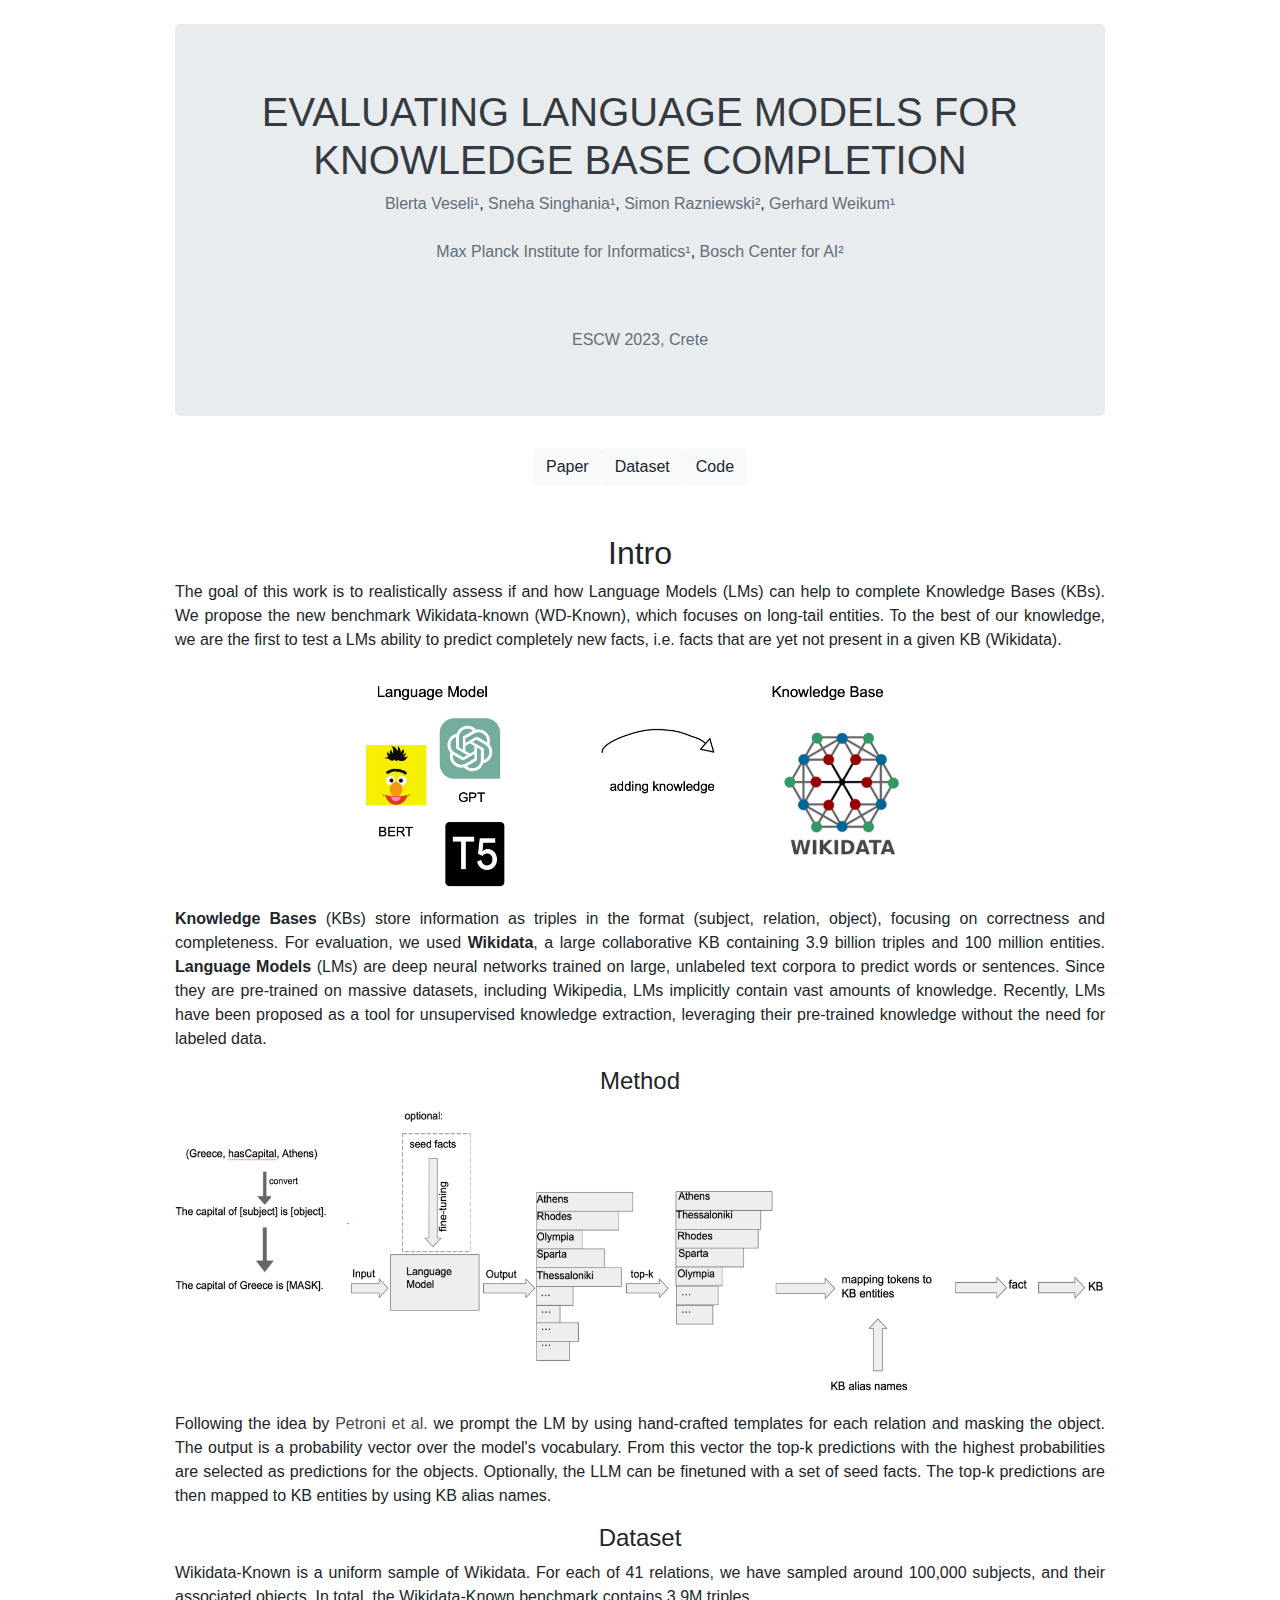
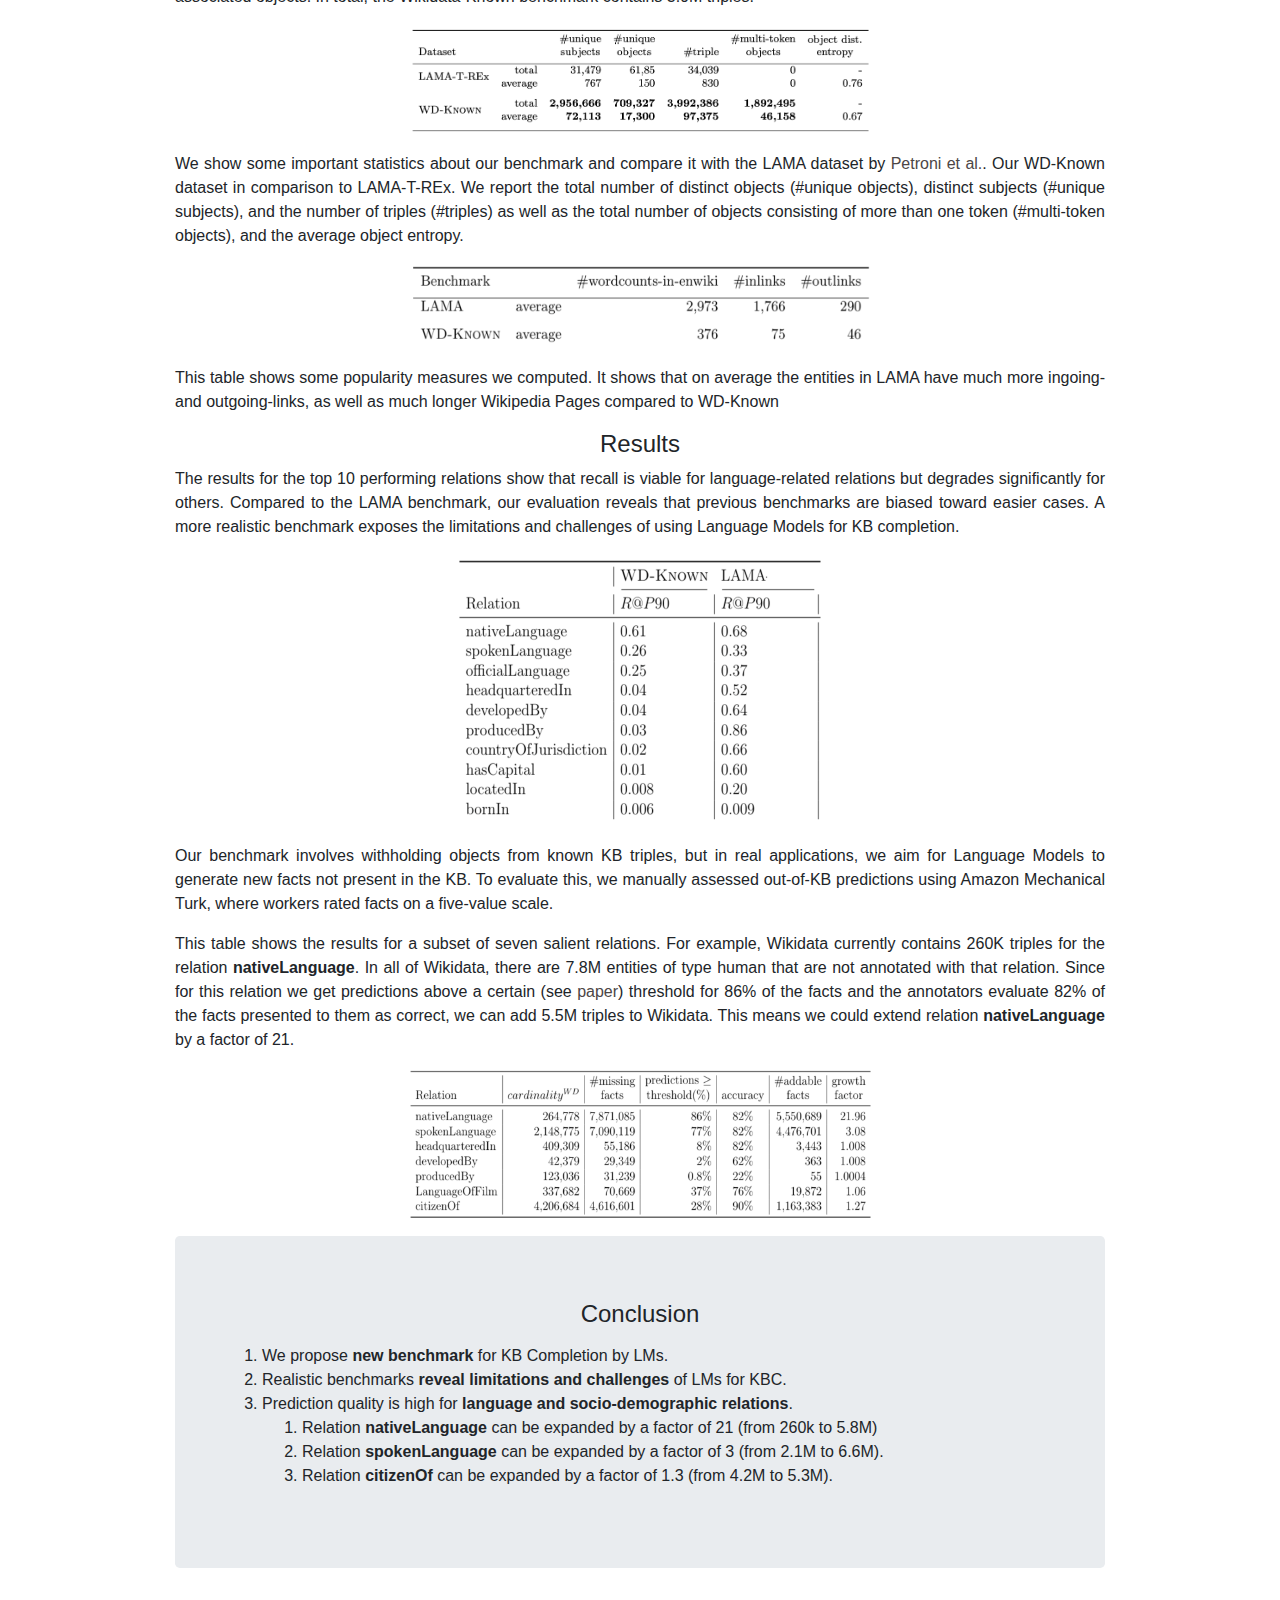
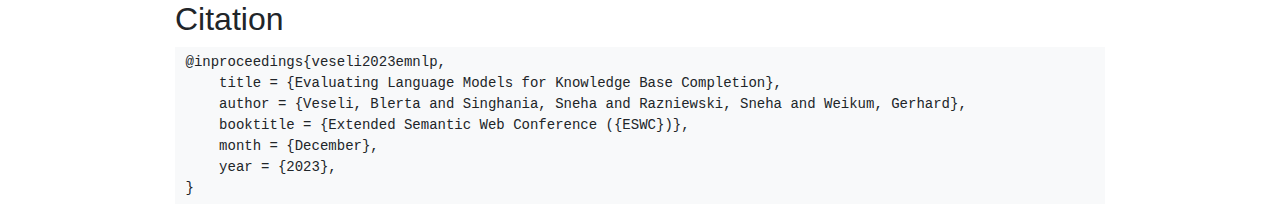
<file: index.html>
<!DOCTYPE html>
<html lang="en"><head><meta http-equiv="Content-Type" content="text/html; charset=UTF-8">
    
    <meta name="viewport" content="width=device-width, initial-scale=1, shrink-to-fit=no">
    <title>Evaluating Language Models for Knowledge Base Completion</title>
    <link rel="stylesheet" href="all.css">
</head>

<body>

<main role="main" id="main" ,="" class="container">
    <br>
    <div class="jumbotron" style="text-align: center">
        <h1 >Evaluating Language Models for Knowledge Base Completion</h1>
        <a href="https://bveseli.github.io" target="_blank">Blerta Veseli¹</a>,
        <a href="https://people.mpi-inf.mpg.de/~ssinghan/" target="_blank">Sneha Singhania¹</a>,
        <a href="http://simonrazniewski.com" target="_blank">Simon Razniewski²</a>,
		<a href="https://people.mpi-inf.mpg.de/~weikum/" target="_blank">Gerhard Weikum¹</a><br>
        <br>
        <p>
            <a href="https://www.mpi-inf.mpg.de/departments/databases-and-information-systems" target="_blank">Max Planck Institute for Informatics¹</a>,
            <a href="https://www.bosch-ai.com" target="_blank"> Bosch Center for AI²</a>
        </p>
        <br><br>
        <a href="https://2023.eswc-conferences.org" target="_blank">ESCW 2023, Crete</a>  <br>
    </div>

    <div class="row justify-content-center">
        <div class="column">
            <p class="mb-5"><a class="btn btn-large btn-light" href="https://arxiv.org/pdf/2303.11082" target="_blank">Paper</a></p>
		</div>
		<div class="column">
            <p class="mb-5"><a class="btn btn-large btn-light" href="https://github.com/bveseli/LMsForKBC/tree/main/data/WD_Known" target="_blank">Dataset</a></p>
		</div>
		<div class="column">
            <p class="mb-5"><a class="btn btn-large btn-light" href="" target="_blank">Code</a></p>
		</div>
	</div>




  <div class="row">
    <div class="col-12 col-md-12">

        <h2 style="text-align:center">Intro</h2>
        <p class="text-justify">
            The goal of this work is to realistically assess if and how Language Models (LMs) can help to complete Knowledge Bases (KBs).
            We propose the new benchmark Wikidata-known (WD-Known), which focuses on long-tail entities. To the best of our knowledge,
            we are the first to test a LMs ability to predict completely new facts, i.e. facts that are yet not present in a given KB (Wikidata).
        </p>
        <figure style="text-align:center">
            <img  src="photo/overview.jpg" width="60%" class="img-responsive">
        </figure>
        <p class="text-justify">
            <strong>Knowledge Bases</strong> (KBs) store information as triples in the format (subject, relation, object), focusing on correctness and completeness.
            For evaluation, we used <strong>Wikidata</strong>, a large collaborative KB containing 3.9 billion triples and 100 million entities.
            <strong>Language Models</strong> (LMs) are deep neural networks trained on large, unlabeled text corpora to predict words or sentences. Since they are pre-trained on massive datasets, including Wikipedia, LMs implicitly contain vast amounts of knowledge.
            Recently, LMs have been proposed as a tool for unsupervised knowledge extraction, leveraging their pre-trained knowledge without the need for labeled data.
        </p>
    </div>
 </div>
 
 
 <div class="row">
    <div class="col-12 col-md-12">
	   <h4 style="text-align:center">
	   Method
	   	</h4>
       <figure style="text-align:center">
       <img  src="photo/method.png" width="100%" class="img-responsive">
       </figure>
        <p class="text-justify">
            Following the idea by <a href="https://arxiv.org/pdf/1909.01066" target="_blank" style="color:#4C4646;">Petroni et al.</a> we prompt the LM by using hand-crafted templates
            for each relation and masking the object. The output is a probability vector over the model's vocabulary. From this vector the top-k predictions with the highest probabilities
            are selected as predictions for the objects. Optionally, the LLM can be finetuned with a set of seed facts. The top-k predictions are then mapped to KB entities by using KB alias names.
        </p>
   </div>
 </div>

    <div class="row">
    <div class="col-12 col-md-12">
	   <h4 style="text-align:center">
	   Dataset
	   	</h4>
        <p class="text-justify">
            Wikidata-Known is a uniform sample of Wikidata. For each of 41 relations, we have sampled around 100,000 subjects,
            and their associated objects. In total, the Wikidata-Known benchmark contains 3.9M triples.

        </p>
       <figure style="text-align:center">
            <img  src="photo/wd_known_2.png" width="50%" class="img-responsive">
       </figure>
        <p class="text-justify">
            We show some important statistics about our benchmark and compare it with the LAMA dataset by <a href="https://arxiv.org/pdf/1909.01066" target="_blank" style="color:#4C4646;">Petroni et al.</a>.
            Our WD-Known dataset in comparison to LAMA-T-REx. We report the total number of distinct objects (#unique objects),
            distinct subjects (#unique subjects), and the number of triples (#triples) as well as the total number of objects consisting
            of more than one token (#multi-token objects), and the average object entropy.
        </p>
        <figure style="text-align:center">
            <img  src="photo/wd_known_longtail.png" width="50%" class="img-responsive">
        </figure>
        <p class="text-justify">
            This table shows some popularity measures we computed. It shows that on average the entities in LAMA have much more ingoing- and outgoing-links,
            as well as much longer Wikipedia Pages compared to WD-Known
        </p>
    </div>
    </div>

 <div class="row">
    <div class="col-12 col-md-12">
	   <h4 style="text-align:center">
	   Results
	   	</h4>
        <p class="text-justify">
            The results for the top 10 performing relations show that recall is viable for language-related relations but degrades significantly for others.
            Compared to the LAMA benchmark, our evaluation reveals that previous benchmarks are biased toward easier cases.
            A more realistic benchmark exposes the limitations and challenges of using Language Models for KB completion.
        </p>
       <figure style="text-align:center">
        <img  src="photo/automatic_eval.png" width="40%" class="img-responsive">
       </figure>
        <p class="text-justify">
            Our benchmark involves withholding objects from known KB triples, but in real applications, we aim for Language Models to generate new facts not present in the KB.
            To evaluate this, we manually assessed out-of-KB predictions using Amazon Mechanical Turk, where workers rated facts on a five-value scale.
        </p>
        <p class="text-justify">
            This table shows the results for a subset of seven salient relations. For example, Wikidata currently contains 260K triples for the relation <strong>nativeLanguage</strong>.
            In all of Wikidata, there are 7.8M entities of type human that are not annotated with that relation. Since for this relation we get predictions above a certain (see <a href="https://arxiv.org/pdf/2303.11082" target="_blank" style="color:#4C4646;">paper</a>)
            threshold for 86% of the facts and the annotators evaluate 82% of the facts presented to them as correct, we can add 5.5M triples to Wikidata. This means we could extend
            relation <strong>nativeLanguage</strong> by a factor of 21.


        </p>
       <figure style="text-align:center">
            <img  src="photo/manual_eval.png" width="50%" class="img-responsive">
       </figure>
   </div>
 </div>

     <div class="jumbotron">
        <div class="col-12 col-md-12">
           <h4 style="text-align:center">
           Conclusion
            </h4>
            <p>
                <ol>
                  <li>We propose <strong>new benchmark</strong> for KB Completion by LMs.</li>
                  <li>Realistic benchmarks <strong>reveal limitations and challenges</strong> of LMs for KBC.</li>
                  <li>Prediction quality is high for <strong>language and socio-demographic relations</strong>.</li>
                    <ol>
                        <li>Relation <strong>nativeLanguage</strong> can be expanded by a factor of 21 (from 260k to 5.8M)</li>
                        <li>Relation <strong>spokenLanguage</strong> can be expanded by a factor of 3 (from 2.1M to 6.6M).</li>
                        <li>Relation <strong>citizenOf</strong> can be expanded by a factor of 1.3 (from 4.2M to 5.3M).</li>
                    </ol>
                </ol>

            </p>
       </div>
     </div>


    <h2>Citation</h2>
    <pre class="bg-light" style="padding: 5px 10.5px;">@inproceedings{veseli2023emnlp,
    title = {Evaluating Language Models for Knowledge Base Completion},
    author = {Veseli, Blerta and Singhania, Sneha and Razniewski, Sneha and Weikum, Gerhard},
    booktitle = {Extended Semantic Web Conference ({ESWC})},
    month = {December},
    year = {2023},
}</pre>
</main>



</body></html>
</file>
<file: all.css>
:root{--blue:#007bff;--indigo:#6610f2;--purple:#6f42c1;--pink:#e83e8c;--red:#dc3545;--orange:#fd7e14;--yellow:#ffc107;--green:#28a745;--teal:#20c997;--cyan:#17a2b8;--white:#fff;--gray:#6c757d;--gray-dark:#343a40;--primary:#6c757d;--secondary:#6c757d;--success:#28a745;--info:#17a2b8;--warning:#ffc107;--danger:#dc3545;--light:#f8f9fa;--dark:#343a40;--breakpoint-xs:0;--breakpoint-sm:576px;--breakpoint-md:768px;--breakpoint-lg:992px;--breakpoint-xl:1200px;--font-family-sans-serif:-apple-system, BlinkMacSystemFont, Segoe UI, Roboto, Helvetica Neue, Arial, sans-serif, Apple Color Emoji, Segoe UI Emoji, Segoe UI Symbol, Noto Color Emoji;--font-family-monospace:SFMono-Regular, Menlo, Monaco, Consolas, Liberation Mono, Courier New, monospace}*,*::before,*::after{box-sizing:border-box}html{font-family:sans-serif;line-height:1.15;-webkit-text-size-adjust:100%;-ms-text-size-adjust:100%;-ms-overflow-style:scrollbar;-webkit-tap-highlight-color:rgba(0, 0, 0, 0)}@-ms-viewport{width:device-width;}article,aside,figcaption,figure,footer,header,hgroup,main,nav,section{display:block}body{margin:0;font-family:-apple-system, BlinkMacSystemFont, "Segoe UI", Roboto, "Helvetica Neue", Arial, sans-serif, "Apple Color Emoji", "Segoe UI Emoji", "Segoe UI Symbol", "Noto Color Emoji";font-size:1rem;font-weight:400;line-height:1.5;color:#212529;text-align:left;background-color:#fff}[tabindex="-1"]:focus{outline:0 !important}hr{box-sizing:content-box;height:0;overflow:visible}h1,h2,h3,h4,h5,h6{margin-top:0;margin-bottom:0.5rem}p{margin-top:0;margin-bottom:1rem}abbr[title],abbr[data-original-title]{text-decoration:underline;text-decoration:underline dotted;cursor:help;border-bottom:0}address{margin-bottom:1rem;font-style:normal;line-height:inherit}ol,ul,dl{margin-top:0;margin-bottom:1rem}ol ol,ul ul,ol ul,ul ol{margin-bottom:0}dt{font-weight:700}dd{margin-bottom:0.5rem;margin-left:0}blockquote{margin:0 0 1rem}dfn{font-style:italic}b,strong{font-weight:bolder}small{font-size:80%}sub,sup{position:relative;font-size:75%;line-height:0;vertical-align:baseline}sub{bottom:-0.25em}sup{top:-0.5em}a{color:#626d78;text-decoration:none;background-color:transparent;-webkit-text-decoration-skip:objects}a:hover{color:#3f474e;text-decoration:underline}a:not([href]):not([tabindex]){color:inherit;text-decoration:none}a:not([href]):not([tabindex]):hover,a:not([href]):not([tabindex]):focus{color:inherit;text-decoration:none}a:not([href]):not([tabindex]):focus{outline:0}pre,code,kbd,samp{font-family:SFMono-Regular, Menlo, Monaco, Consolas, "Liberation Mono", "Courier New", monospace;font-size:1em}pre{margin-top:0;margin-bottom:1rem;overflow:auto;-ms-overflow-style:scrollbar}figure{margin:0 0 1rem}img{vertical-align:middle;border-style:none}svg{overflow:hidden;vertical-align:middle}table{border-collapse:collapse}caption{padding-top:0.75rem;padding-bottom:0.75rem;color:#6c757d;text-align:left;caption-side:bottom}th{text-align:inherit}label{display:inline-block;margin-bottom:0.5rem}button{border-radius:0}button:focus{outline:1px dotted;outline:5px auto -webkit-focus-ring-color}input,button,select,optgroup,textarea{margin:0;font-family:inherit;font-size:inherit;line-height:inherit}button,input{overflow:visible}button,select{text-transform:none}button,html [type="button"],[type="reset"],[type="submit"]{-webkit-appearance:button}button::-moz-focus-inner,[type="button"]::-moz-focus-inner,[type="reset"]::-moz-focus-inner,[type="submit"]::-moz-focus-inner{padding:0;border-style:none}input[type="radio"],input[type="checkbox"]{box-sizing:border-box;padding:0}input[type="date"],input[type="time"],input[type="datetime-local"],input[type="month"]{-webkit-appearance:listbox}textarea{overflow:auto;resize:vertical}fieldset{min-width:0;padding:0;margin:0;border:0}legend{display:block;width:100%;max-width:100%;padding:0;margin-bottom:0.5rem;font-size:1.5rem;line-height:inherit;color:inherit;white-space:normal}progress{vertical-align:baseline}[type="number"]::-webkit-inner-spin-button,[type="number"]::-webkit-outer-spin-button{height:auto}[type="search"]{outline-offset:-2px;-webkit-appearance:none}[type="search"]::-webkit-search-cancel-button,[type="search"]::-webkit-search-decoration{-webkit-appearance:none}::-webkit-file-upload-button{font:inherit;-webkit-appearance:button}output{display:inline-block}summary{display:list-item;cursor:pointer}template{display:none}[hidden]{display:none !important}h1,h2,h3,h4,h5,h6,.h1,.h2,.h3,.h4,.h5,.h6{margin-bottom:0.5rem;font-family:inherit;font-weight:500;line-height:1.2;color:inherit}h1,.h1{font-size:2.5rem}h2,.h2{font-size:2rem}h3,.h3{font-size:1.75rem}h4,.h4{font-size:1.5rem}h5,.h5{font-size:1.25rem}h6,.h6{font-size:1rem}.lead{font-size:1.25rem;font-weight:300}.display-1{font-size:6rem;font-weight:300;line-height:1.2}.display-2{font-size:5.5rem;font-weight:300;line-height:1.2}.display-3{font-size:4.5rem;font-weight:300;line-height:1.2}.display-4{font-size:3.5rem;font-weight:300;line-height:1.2}hr{margin-top:1rem;margin-bottom:1rem;border:0;border-top:1px solid rgba(0, 0, 0, 0.1)}small,.small{font-size:80%;font-weight:400}mark,.mark{padding:0.2em;background-color:#fcf8e3}.list-unstyled{padding-left:0;list-style:none}.list-inline{padding-left:0;list-style:none}.list-inline-item{display:inline-block}.list-inline-item:not(:last-child){margin-right:0.5rem}.initialism{font-size:90%;text-transform:uppercase}.blockquote{margin-bottom:1rem;font-size:1.25rem}.blockquote-footer{display:block;font-size:80%;color:#6c757d}.blockquote-footer::before{content:"\2014 \00A0"}.img-fluid{max-width:100%;height:auto}.img-thumbnail{padding:0.25rem;background-color:#fff;border:1px solid #dee2e6;border-radius:0.25rem;max-width:100%;height:auto}.figure{display:inline-block}.figure-img{margin-bottom:0.5rem;line-height:1}.figure-caption{font-size:90%;color:#6c757d}code{font-size:87.5%;color:#e83e8c;word-break:break-word}a > code{color:inherit}kbd{padding:0.2rem 0.4rem;font-size:87.5%;color:#fff;background-color:#212529;border-radius:0.2rem}kbd kbd{padding:0;font-size:100%;font-weight:700}pre{display:block;font-size:87.5%;color:#212529}pre code{font-size:inherit;color:inherit;word-break:normal}.pre-scrollable{max-height:340px;overflow-y:scroll}.container{width:100%;padding-right:15px;padding-left:15px;margin-right:auto;margin-left:auto}@media (min-width:576px){.container{max-width:540px}}@media (min-width:768px){.container{max-width:720px}}@media (min-width:992px){.container{max-width:960px}}@media (min-width:1200px){.container{max-width:1140px}}.container-fluid{width:100%;padding-right:15px;padding-left:15px;margin-right:auto;margin-left:auto}.row{display:flex;flex-wrap:wrap;margin-right:-15px;margin-left:-15px}.no-gutters{margin-right:0;margin-left:0}.no-gutters > .col,.no-gutters > [class*="col-"]{padding-right:0;padding-left:0}.col-1,.col-2,.col-3,.col-4,.col-5,.col-6,.col-7,.col-8,.col-9,.col-10,.col-11,.col-12,.col,.col-auto,.col-sm-1,.col-sm-2,.col-sm-3,.col-sm-4,.col-sm-5,.col-sm-6,.col-sm-7,.col-sm-8,.col-sm-9,.col-sm-10,.col-sm-11,.col-sm-12,.col-sm,.col-sm-auto,.col-md-1,.col-md-2,.col-md-3,.col-md-4,.col-md-5,.col-md-6,.col-md-7,.col-md-8,.col-md-9,.col-md-10,.col-md-11,.col-md-12,.col-md,.col-md-auto,.col-lg-1,.col-lg-2,.col-lg-3,.col-lg-4,.col-lg-5,.col-lg-6,.col-lg-7,.col-lg-8,.col-lg-9,.col-lg-10,.col-lg-11,.col-lg-12,.col-lg,.col-lg-auto,.col-xl-1,.col-xl-2,.col-xl-3,.col-xl-4,.col-xl-5,.col-xl-6,.col-xl-7,.col-xl-8,.col-xl-9,.col-xl-10,.col-xl-11,.col-xl-12,.col-xl,.col-xl-auto{position:relative;width:100%;min-height:1px;padding-right:15px;padding-left:15px}.col{flex-basis:0;flex-grow:1;max-width:100%}.col-auto{flex:0 0 auto;width:auto;max-width:none}.col-1{flex:0 0 8.3333333333%;max-width:8.3333333333%}.col-2{flex:0 0 16.6666666667%;max-width:16.6666666667%}.col-3{flex:0 0 25%;max-width:25%}.col-4{flex:0 0 33.3333333333%;max-width:33.3333333333%}.col-5{flex:0 0 41.6666666667%;max-width:41.6666666667%}.col-6{flex:0 0 50%;max-width:50%}.col-7{flex:0 0 58.3333333333%;max-width:58.3333333333%}.col-8{flex:0 0 66.6666666667%;max-width:66.6666666667%}.col-9{flex:0 0 75%;max-width:75%}.col-10{flex:0 0 83.3333333333%;max-width:83.3333333333%}.col-11{flex:0 0 91.6666666667%;max-width:91.6666666667%}.col-12{flex:0 0 100%;max-width:100%}.order-first{order:-1}.order-last{order:13}.order-0{order:0}.order-1{order:1}.order-2{order:2}.order-3{order:3}.order-4{order:4}.order-5{order:5}.order-6{order:6}.order-7{order:7}.order-8{order:8}.order-9{order:9}.order-10{order:10}.order-11{order:11}.order-12{order:12}.offset-1{margin-left:8.3333333333%}.offset-2{margin-left:16.6666666667%}.offset-3{margin-left:25%}.offset-4{margin-left:33.3333333333%}.offset-5{margin-left:41.6666666667%}.offset-6{margin-left:50%}.offset-7{margin-left:58.3333333333%}.offset-8{margin-left:66.6666666667%}.offset-9{margin-left:75%}.offset-10{margin-left:83.3333333333%}.offset-11{margin-left:91.6666666667%}@media (min-width:576px){.col-sm{flex-basis:0;flex-grow:1;max-width:100%}.col-sm-auto{flex:0 0 auto;width:auto;max-width:none}.col-sm-1{flex:0 0 8.3333333333%;max-width:8.3333333333%}.col-sm-2{flex:0 0 16.6666666667%;max-width:16.6666666667%}.col-sm-3{flex:0 0 25%;max-width:25%}.col-sm-4{flex:0 0 33.3333333333%;max-width:33.3333333333%}.col-sm-5{flex:0 0 41.6666666667%;max-width:41.6666666667%}.col-sm-6{flex:0 0 50%;max-width:50%}.col-sm-7{flex:0 0 58.3333333333%;max-width:58.3333333333%}.col-sm-8{flex:0 0 66.6666666667%;max-width:66.6666666667%}.col-sm-9{flex:0 0 75%;max-width:75%}.col-sm-10{flex:0 0 83.3333333333%;max-width:83.3333333333%}.col-sm-11{flex:0 0 91.6666666667%;max-width:91.6666666667%}.col-sm-12{flex:0 0 100%;max-width:100%}.order-sm-first{order:-1}.order-sm-last{order:13}.order-sm-0{order:0}.order-sm-1{order:1}.order-sm-2{order:2}.order-sm-3{order:3}.order-sm-4{order:4}.order-sm-5{order:5}.order-sm-6{order:6}.order-sm-7{order:7}.order-sm-8{order:8}.order-sm-9{order:9}.order-sm-10{order:10}.order-sm-11{order:11}.order-sm-12{order:12}.offset-sm-0{margin-left:0}.offset-sm-1{margin-left:8.3333333333%}.offset-sm-2{margin-left:16.6666666667%}.offset-sm-3{margin-left:25%}.offset-sm-4{margin-left:33.3333333333%}.offset-sm-5{margin-left:41.6666666667%}.offset-sm-6{margin-left:50%}.offset-sm-7{margin-left:58.3333333333%}.offset-sm-8{margin-left:66.6666666667%}.offset-sm-9{margin-left:75%}.offset-sm-10{margin-left:83.3333333333%}.offset-sm-11{margin-left:91.6666666667%}}@media (min-width:768px){.col-md{flex-basis:0;flex-grow:1;max-width:100%}.col-md-auto{flex:0 0 auto;width:auto;max-width:none}.col-md-1{flex:0 0 8.3333333333%;max-width:8.3333333333%}.col-md-2{flex:0 0 16.6666666667%;max-width:16.6666666667%}.col-md-3{flex:0 0 25%;max-width:25%}.col-md-4{flex:0 0 33.3333333333%;max-width:33.3333333333%}.col-md-5{flex:0 0 41.6666666667%;max-width:41.6666666667%}.col-md-6{flex:0 0 50%;max-width:50%}.col-md-7{flex:0 0 58.3333333333%;max-width:58.3333333333%}.col-md-8{flex:0 0 66.6666666667%;max-width:66.6666666667%}.col-md-9{flex:0 0 75%;max-width:75%}.col-md-10{flex:0 0 83.3333333333%;max-width:83.3333333333%}.col-md-11{flex:0 0 91.6666666667%;max-width:91.6666666667%}.col-md-12{flex:0 0 100%;max-width:100%}.order-md-first{order:-1}.order-md-last{order:13}.order-md-0{order:0}.order-md-1{order:1}.order-md-2{order:2}.order-md-3{order:3}.order-md-4{order:4}.order-md-5{order:5}.order-md-6{order:6}.order-md-7{order:7}.order-md-8{order:8}.order-md-9{order:9}.order-md-10{order:10}.order-md-11{order:11}.order-md-12{order:12}.offset-md-0{margin-left:0}.offset-md-1{margin-left:8.3333333333%}.offset-md-2{margin-left:16.6666666667%}.offset-md-3{margin-left:25%}.offset-md-4{margin-left:33.3333333333%}.offset-md-5{margin-left:41.6666666667%}.offset-md-6{margin-left:50%}.offset-md-7{margin-left:58.3333333333%}.offset-md-8{margin-left:66.6666666667%}.offset-md-9{margin-left:75%}.offset-md-10{margin-left:83.3333333333%}.offset-md-11{margin-left:91.6666666667%}}@media (min-width:992px){.col-lg{flex-basis:0;flex-grow:1;max-width:100%}.col-lg-auto{flex:0 0 auto;width:auto;max-width:none}.col-lg-1{flex:0 0 8.3333333333%;max-width:8.3333333333%}.col-lg-2{flex:0 0 16.6666666667%;max-width:16.6666666667%}.col-lg-3{flex:0 0 25%;max-width:25%}.col-lg-4{flex:0 0 33.3333333333%;max-width:33.3333333333%}.col-lg-5{flex:0 0 41.6666666667%;max-width:41.6666666667%}.col-lg-6{flex:0 0 50%;max-width:50%}.col-lg-7{flex:0 0 58.3333333333%;max-width:58.3333333333%}.col-lg-8{flex:0 0 66.6666666667%;max-width:66.6666666667%}.col-lg-9{flex:0 0 75%;max-width:75%}.col-lg-10{flex:0 0 83.3333333333%;max-width:83.3333333333%}.col-lg-11{flex:0 0 91.6666666667%;max-width:91.6666666667%}.col-lg-12{flex:0 0 100%;max-width:100%}.order-lg-first{order:-1}.order-lg-last{order:13}.order-lg-0{order:0}.order-lg-1{order:1}.order-lg-2{order:2}.order-lg-3{order:3}.order-lg-4{order:4}.order-lg-5{order:5}.order-lg-6{order:6}.order-lg-7{order:7}.order-lg-8{order:8}.order-lg-9{order:9}.order-lg-10{order:10}.order-lg-11{order:11}.order-lg-12{order:12}.offset-lg-0{margin-left:0}.offset-lg-1{margin-left:8.3333333333%}.offset-lg-2{margin-left:16.6666666667%}.offset-lg-3{margin-left:25%}.offset-lg-4{margin-left:33.3333333333%}.offset-lg-5{margin-left:41.6666666667%}.offset-lg-6{margin-left:50%}.offset-lg-7{margin-left:58.3333333333%}.offset-lg-8{margin-left:66.6666666667%}.offset-lg-9{margin-left:75%}.offset-lg-10{margin-left:83.3333333333%}.offset-lg-11{margin-left:91.6666666667%}}@media (min-width:1200px){.col-xl{flex-basis:0;flex-grow:1;max-width:100%}.col-xl-auto{flex:0 0 auto;width:auto;max-width:none}.col-xl-1{flex:0 0 8.3333333333%;max-width:8.3333333333%}.col-xl-2{flex:0 0 16.6666666667%;max-width:16.6666666667%}.col-xl-3{flex:0 0 25%;max-width:25%}.col-xl-4{flex:0 0 33.3333333333%;max-width:33.3333333333%}.col-xl-5{flex:0 0 41.6666666667%;max-width:41.6666666667%}.col-xl-6{flex:0 0 50%;max-width:50%}.col-xl-7{flex:0 0 58.3333333333%;max-width:58.3333333333%}.col-xl-8{flex:0 0 66.6666666667%;max-width:66.6666666667%}.col-xl-9{flex:0 0 75%;max-width:75%}.col-xl-10{flex:0 0 83.3333333333%;max-width:83.3333333333%}.col-xl-11{flex:0 0 91.6666666667%;max-width:91.6666666667%}.col-xl-12{flex:0 0 100%;max-width:100%}.order-xl-first{order:-1}.order-xl-last{order:13}.order-xl-0{order:0}.order-xl-1{order:1}.order-xl-2{order:2}.order-xl-3{order:3}.order-xl-4{order:4}.order-xl-5{order:5}.order-xl-6{order:6}.order-xl-7{order:7}.order-xl-8{order:8}.order-xl-9{order:9}.order-xl-10{order:10}.order-xl-11{order:11}.order-xl-12{order:12}.offset-xl-0{margin-left:0}.offset-xl-1{margin-left:8.3333333333%}.offset-xl-2{margin-left:16.6666666667%}.offset-xl-3{margin-left:25%}.offset-xl-4{margin-left:33.3333333333%}.offset-xl-5{margin-left:41.6666666667%}.offset-xl-6{margin-left:50%}.offset-xl-7{margin-left:58.3333333333%}.offset-xl-8{margin-left:66.6666666667%}.offset-xl-9{margin-left:75%}.offset-xl-10{margin-left:83.3333333333%}.offset-xl-11{margin-left:91.6666666667%}}.table{width:100%;margin-bottom:1rem;background-color:transparent}.table th,.table td{padding:0.75rem;vertical-align:top;border-top:1px solid #dee2e6}.table thead th{vertical-align:bottom;border-bottom:2px solid #dee2e6}.table tbody + tbody{border-top:2px solid #dee2e6}.table .table{background-color:#fff}.table-sm th,.table-sm td{padding:0.3rem}.table-bordered{border:1px solid #dee2e6}.table-bordered th,.table-bordered td{border:1px solid #dee2e6}.table-bordered thead th,.table-bordered thead td{border-bottom-width:2px}.table-borderless th,.table-borderless td,.table-borderless thead th,.table-borderless tbody + tbody{border:0}.table-striped tbody tr:nth-of-type(odd){background-color:rgba(0, 0, 0, 0.05)}.table-hover tbody tr:hover{background-color:rgba(0, 0, 0, 0.075)}.table-primary,.table-primary > th,.table-primary > td{background-color:#d6d8db}.table-hover .table-primary:hover{background-color:#c8cccf}.table-hover .table-primary:hover > td,.table-hover .table-primary:hover > th{background-color:#c8cccf}.table-secondary,.table-secondary > th,.table-secondary > td{background-color:#d6d8db}.table-hover .table-secondary:hover{background-color:#c8cccf}.table-hover .table-secondary:hover > td,.table-hover .table-secondary:hover > th{background-color:#c8cccf}.table-success,.table-success > th,.table-success > td{background-color:#c3e6cb}.table-hover .table-success:hover{background-color:#b1dfbb}.table-hover .table-success:hover > td,.table-hover .table-success:hover > th{background-color:#b1dfbb}.table-info,.table-info > th,.table-info > td{background-color:#bee5eb}.table-hover .table-info:hover{background-color:#abdde5}.table-hover .table-info:hover > td,.table-hover .table-info:hover > th{background-color:#abdde5}.table-warning,.table-warning > th,.table-warning > td{background-color:#ffeeba}.table-hover .table-warning:hover{background-color:#ffe7a0}.table-hover .table-warning:hover > td,.table-hover .table-warning:hover > th{background-color:#ffe7a0}.table-danger,.table-danger > th,.table-danger > td{background-color:#f5c6cb}.table-hover .table-danger:hover{background-color:#f1b1b7}.table-hover .table-danger:hover > td,.table-hover .table-danger:hover > th{background-color:#f1b1b7}.table-light,.table-light > th,.table-light > td{background-color:#fdfdfe}.table-hover .table-light:hover{background-color:#f1f1f1}.table-hover .table-light:hover > td,.table-hover .table-light:hover > th{background-color:#f1f1f1}.table-dark,.table-dark > th,.table-dark > td{background-color:#c6c8ca}.table-hover .table-dark:hover{background-color:#b9bbbd}.table-hover .table-dark:hover > td,.table-hover .table-dark:hover > th{background-color:#b9bbbd}.table-active,.table-active > th,.table-active > td{background-color:rgba(0, 0, 0, 0.075)}.table-hover .table-active:hover{background-color:rgba(0, 0, 0, 0.075)}.table-hover .table-active:hover > td,.table-hover .table-active:hover > th{background-color:rgba(0, 0, 0, 0.075)}.table .thead-dark th{color:#fff;background-color:#212529;border-color:#32383e}.table .thead-light th{color:#495057;background-color:#e9ecef;border-color:#dee2e6}.table-dark{color:#fff;background-color:#212529}.table-dark th,.table-dark td,.table-dark thead th{border-color:#32383e}.table-dark.table-bordered{border:0}.table-dark.table-striped tbody tr:nth-of-type(odd){background-color:rgba(255, 255, 255, 0.05)}.table-dark.table-hover tbody tr:hover{background-color:rgba(255, 255, 255, 0.075)}@media (max-width:575.98px){.table-responsive-sm{display:block;width:100%;overflow-x:auto;-webkit-overflow-scrolling:touch;-ms-overflow-style:-ms-autohiding-scrollbar}.table-responsive-sm > .table-bordered{border:0}}@media (max-width:767.98px){.table-responsive-md{display:block;width:100%;overflow-x:auto;-webkit-overflow-scrolling:touch;-ms-overflow-style:-ms-autohiding-scrollbar}.table-responsive-md > .table-bordered{border:0}}@media (max-width:991.98px){.table-responsive-lg{display:block;width:100%;overflow-x:auto;-webkit-overflow-scrolling:touch;-ms-overflow-style:-ms-autohiding-scrollbar}.table-responsive-lg > .table-bordered{border:0}}@media (max-width:1199.98px){.table-responsive-xl{display:block;width:100%;overflow-x:auto;-webkit-overflow-scrolling:touch;-ms-overflow-style:-ms-autohiding-scrollbar}.table-responsive-xl > .table-bordered{border:0}}.table-responsive{display:block;width:100%;overflow-x:auto;-webkit-overflow-scrolling:touch;-ms-overflow-style:-ms-autohiding-scrollbar}.table-responsive > .table-bordered{border:0}.form-control{display:block;width:100%;height:calc(2.25rem + 2px);padding:0.375rem 0.75rem;font-size:1rem;line-height:1.5;color:#495057;background-color:#fff;background-clip:padding-box;border:1px solid #ced4da;border-radius:0.25rem;transition:border-color 0.15s ease-in-out, box-shadow 0.15s ease-in-out}@media screen and (prefers-reduced-motion:reduce){.form-control{transition:none}}.form-control::-ms-expand{background-color:transparent;border:0}.form-control:focus{color:#495057;background-color:#fff;border-color:#afb5ba;outline:0;box-shadow:0 0 0 0.2rem rgba(108, 117, 125, 0.25)}.form-control::placeholder{color:#6c757d;opacity:1}.form-control:disabled,.form-control[readonly]{background-color:#e9ecef;opacity:1}select.form-control:focus::-ms-value{color:#495057;background-color:#fff}.form-control-file,.form-control-range{display:block;width:100%}.col-form-label{padding-top:calc(0.375rem + 1px);padding-bottom:calc(0.375rem + 1px);margin-bottom:0;font-size:inherit;line-height:1.5}.col-form-label-lg{padding-top:calc(0.5rem + 1px);padding-bottom:calc(0.5rem + 1px);font-size:1.25rem;line-height:1.5}.col-form-label-sm{padding-top:calc(0.1rem + 1px);padding-bottom:calc(0.1rem + 1px);font-size:0.875rem;line-height:1.5}.form-control-plaintext{display:block;width:100%;padding-top:0.375rem;padding-bottom:0.375rem;margin-bottom:0;line-height:1.5;color:#212529;background-color:transparent;border:solid transparent;border-width:1px 0}.form-control-plaintext.form-control-sm,.form-control-plaintext.form-control-lg{padding-right:0;padding-left:0}.form-control-sm{height:calc(1.5125rem + 2px);padding:0.1rem 0.5rem;font-size:0.875rem;line-height:1.5;border-radius:0.2rem}.form-control-lg{height:calc(2.875rem + 2px);padding:0.5rem 1rem;font-size:1.25rem;line-height:1.5;border-radius:0.3rem}select.form-control[size],select.form-control[multiple]{height:auto}textarea.form-control{height:auto}.form-group{margin-bottom:1rem}.form-text{display:block;margin-top:0.25rem}.form-row{display:flex;flex-wrap:wrap;margin-right:-5px;margin-left:-5px}.form-row > .col,.form-row > [class*="col-"]{padding-right:5px;padding-left:5px}.form-check{position:relative;display:block;padding-left:1.25rem}.form-check-input{position:absolute;margin-top:0.3rem;margin-left:-1.25rem}.form-check-input:disabled ~ .form-check-label{color:#6c757d}.form-check-label{margin-bottom:0}.form-check-inline{display:inline-flex;align-items:center;padding-left:0;margin-right:0.75rem}.form-check-inline .form-check-input{position:static;margin-top:0;margin-right:0.3125rem;margin-left:0}.valid-feedback{display:none;width:100%;margin-top:0.25rem;font-size:80%;color:#28a745}.valid-tooltip{position:absolute;top:100%;z-index:5;display:none;max-width:100%;padding:0.25rem 0.5rem;margin-top:0.1rem;font-size:0.875rem;line-height:1.5;color:#fff;background-color:rgba(40, 167, 69, 0.9);border-radius:0.25rem}.was-validated .form-control:valid,.was-validated .custom-select:valid,.form-control.is-valid,.custom-select.is-valid{border-color:#28a745}.was-validated .form-control:valid:focus,.was-validated .custom-select:valid:focus,.form-control.is-valid:focus,.custom-select.is-valid:focus{border-color:#28a745;box-shadow:0 0 0 0.2rem rgba(40, 167, 69, 0.25)}.was-validated .form-control:valid ~ .valid-feedback,.was-validated .custom-select:valid ~ .valid-feedback,.form-control.is-valid ~ .valid-feedback,.custom-select.is-valid ~ .valid-feedback,.was-validated .form-control:valid ~ .valid-tooltip,.was-validated .custom-select:valid ~ .valid-tooltip,.form-control.is-valid ~ .valid-tooltip,.custom-select.is-valid ~ .valid-tooltip{display:block}.was-validated .form-control-file:valid ~ .valid-feedback,.form-control-file.is-valid ~ .valid-feedback,.was-validated .form-control-file:valid ~ .valid-tooltip,.form-control-file.is-valid ~ .valid-tooltip{display:block}.was-validated .form-check-input:valid ~ .form-check-label,.form-check-input.is-valid ~ .form-check-label{color:#28a745}.was-validated .form-check-input:valid ~ .valid-feedback,.form-check-input.is-valid ~ .valid-feedback,.was-validated .form-check-input:valid ~ .valid-tooltip,.form-check-input.is-valid ~ .valid-tooltip{display:block}.was-validated .custom-control-input:valid ~ .custom-control-label,.custom-control-input.is-valid ~ .custom-control-label{color:#28a745}.was-validated .custom-control-input:valid ~ .custom-control-label::before,.custom-control-input.is-valid ~ .custom-control-label::before{background-color:#71dd8a}.was-validated .custom-control-input:valid ~ .valid-feedback,.custom-control-input.is-valid ~ .valid-feedback,.was-validated .custom-control-input:valid ~ .valid-tooltip,.custom-control-input.is-valid ~ .valid-tooltip{display:block}.was-validated .custom-control-input:valid:checked ~ .custom-control-label::before,.custom-control-input.is-valid:checked ~ .custom-control-label::before{background-color:#34ce57}.was-validated .custom-control-input:valid:focus ~ .custom-control-label::before,.custom-control-input.is-valid:focus ~ .custom-control-label::before{box-shadow:0 0 0 1px #fff, 0 0 0 0.2rem rgba(40, 167, 69, 0.25)}.was-validated .custom-file-input:valid ~ .custom-file-label,.custom-file-input.is-valid ~ .custom-file-label{border-color:#28a745}.was-validated .custom-file-input:valid ~ .custom-file-label::after,.custom-file-input.is-valid ~ .custom-file-label::after{border-color:inherit}.was-validated .custom-file-input:valid ~ .valid-feedback,.custom-file-input.is-valid ~ .valid-feedback,.was-validated .custom-file-input:valid ~ .valid-tooltip,.custom-file-input.is-valid ~ .valid-tooltip{display:block}.was-validated .custom-file-input:valid:focus ~ .custom-file-label,.custom-file-input.is-valid:focus ~ .custom-file-label{box-shadow:0 0 0 0.2rem rgba(40, 167, 69, 0.25)}.invalid-feedback{display:none;width:100%;margin-top:0.25rem;font-size:80%;color:#dc3545}.invalid-tooltip{position:absolute;top:100%;z-index:5;display:none;max-width:100%;padding:0.25rem 0.5rem;margin-top:0.1rem;font-size:0.875rem;line-height:1.5;color:#fff;background-color:rgba(220, 53, 69, 0.9);border-radius:0.25rem}.was-validated .form-control:invalid,.was-validated .custom-select:invalid,.form-control.is-invalid,.custom-select.is-invalid{border-color:#dc3545}.was-validated .form-control:invalid:focus,.was-validated .custom-select:invalid:focus,.form-control.is-invalid:focus,.custom-select.is-invalid:focus{border-color:#dc3545;box-shadow:0 0 0 0.2rem rgba(220, 53, 69, 0.25)}.was-validated .form-control:invalid ~ .invalid-feedback,.was-validated .custom-select:invalid ~ .invalid-feedback,.form-control.is-invalid ~ .invalid-feedback,.custom-select.is-invalid ~ .invalid-feedback,.was-validated .form-control:invalid ~ .invalid-tooltip,.was-validated .custom-select:invalid ~ .invalid-tooltip,.form-control.is-invalid ~ .invalid-tooltip,.custom-select.is-invalid ~ .invalid-tooltip{display:block}.was-validated .form-control-file:invalid ~ .invalid-feedback,.form-control-file.is-invalid ~ .invalid-feedback,.was-validated .form-control-file:invalid ~ .invalid-tooltip,.form-control-file.is-invalid ~ .invalid-tooltip{display:block}.was-validated .form-check-input:invalid ~ .form-check-label,.form-check-input.is-invalid ~ .form-check-label{color:#dc3545}.was-validated .form-check-input:invalid ~ .invalid-feedback,.form-check-input.is-invalid ~ .invalid-feedback,.was-validated .form-check-input:invalid ~ .invalid-tooltip,.form-check-input.is-invalid ~ .invalid-tooltip{display:block}.was-validated .custom-control-input:invalid ~ .custom-control-label,.custom-control-input.is-invalid ~ .custom-control-label{color:#dc3545}.was-validated .custom-control-input:invalid ~ .custom-control-label::before,.custom-control-input.is-invalid ~ .custom-control-label::before{background-color:#efa2a9}.was-validated .custom-control-input:invalid ~ .invalid-feedback,.custom-control-input.is-invalid ~ .invalid-feedback,.was-validated .custom-control-input:invalid ~ .invalid-tooltip,.custom-control-input.is-invalid ~ .invalid-tooltip{display:block}.was-validated .custom-control-input:invalid:checked ~ .custom-control-label::before,.custom-control-input.is-invalid:checked ~ .custom-control-label::before{background-color:#e4606d}.was-validated .custom-control-input:invalid:focus ~ .custom-control-label::before,.custom-control-input.is-invalid:focus ~ .custom-control-label::before{box-shadow:0 0 0 1px #fff, 0 0 0 0.2rem rgba(220, 53, 69, 0.25)}.was-validated .custom-file-input:invalid ~ .custom-file-label,.custom-file-input.is-invalid ~ .custom-file-label{border-color:#dc3545}.was-validated .custom-file-input:invalid ~ .custom-file-label::after,.custom-file-input.is-invalid ~ .custom-file-label::after{border-color:inherit}.was-validated .custom-file-input:invalid ~ .invalid-feedback,.custom-file-input.is-invalid ~ .invalid-feedback,.was-validated .custom-file-input:invalid ~ .invalid-tooltip,.custom-file-input.is-invalid ~ .invalid-tooltip{display:block}.was-validated .custom-file-input:invalid:focus ~ .custom-file-label,.custom-file-input.is-invalid:focus ~ .custom-file-label{box-shadow:0 0 0 0.2rem rgba(220, 53, 69, 0.25)}.form-inline{display:flex;flex-flow:row wrap;align-items:center}.form-inline .form-check{width:100%}@media (min-width:576px){.form-inline label{display:flex;align-items:center;justify-content:center;margin-bottom:0}.form-inline .form-group{display:flex;flex:0 0 auto;flex-flow:row wrap;align-items:center;margin-bottom:0}.form-inline .form-control{display:inline-block;width:auto;vertical-align:middle}.form-inline .form-control-plaintext{display:inline-block}.form-inline .input-group,.form-inline .custom-select{width:auto}.form-inline .form-check{display:flex;align-items:center;justify-content:center;width:auto;padding-left:0}.form-inline .form-check-input{position:relative;margin-top:0;margin-right:0.25rem;margin-left:0}.form-inline .custom-control{align-items:center;justify-content:center}.form-inline .custom-control-label{margin-bottom:0}}.btn{display:inline-block;font-weight:400;text-align:center;white-space:nowrap;vertical-align:middle;user-select:none;border:1px solid transparent;padding:0.375rem 0.75rem;font-size:1rem;line-height:1.5;border-radius:0.25rem;transition:color 0.15s ease-in-out, background-color 0.15s ease-in-out, border-color 0.15s ease-in-out, box-shadow 0.15s ease-in-out}@media screen and (prefers-reduced-motion:reduce){.btn{transition:none}}.btn:hover,.btn:focus{text-decoration:none}.btn:focus,.btn.focus{outline:0;box-shadow:0 0 0 0.2rem rgba(108, 117, 125, 0.25)}.btn.disabled,.btn:disabled{opacity:0.65}.btn:not(:disabled):not(.disabled){cursor:pointer}a.btn.disabled,fieldset:disabled a.btn{pointer-events:none}.btn-primary{color:#fff;background-color:#6c757d;border-color:#6c757d}.btn-primary:hover{color:#fff;background-color:#5a6268;border-color:#545b62}.btn-primary:focus,.btn-primary.focus{box-shadow:0 0 0 0.2rem rgba(108, 117, 125, 0.5)}.btn-primary.disabled,.btn-primary:disabled{color:#fff;background-color:#6c757d;border-color:#6c757d}.btn-primary:not(:disabled):not(.disabled):active,.btn-primary:not(:disabled):not(.disabled).active,.show > .btn-primary.dropdown-toggle{color:#fff;background-color:#545b62;border-color:#4e555b}.btn-primary:not(:disabled):not(.disabled):active:focus,.btn-primary:not(:disabled):not(.disabled).active:focus,.show > .btn-primary.dropdown-toggle:focus{box-shadow:0 0 0 0.2rem rgba(108, 117, 125, 0.5)}.btn-secondary{color:#fff;background-color:#6c757d;border-color:#6c757d}.btn-secondary:hover{color:#fff;background-color:#5a6268;border-color:#545b62}.btn-secondary:focus,.btn-secondary.focus{box-shadow:0 0 0 0.2rem rgba(108, 117, 125, 0.5)}.btn-secondary.disabled,.btn-secondary:disabled{color:#fff;background-color:#6c757d;border-color:#6c757d}.btn-secondary:not(:disabled):not(.disabled):active,.btn-secondary:not(:disabled):not(.disabled).active,.show > .btn-secondary.dropdown-toggle{color:#fff;background-color:#545b62;border-color:#4e555b}.btn-secondary:not(:disabled):not(.disabled):active:focus,.btn-secondary:not(:disabled):not(.disabled).active:focus,.show > .btn-secondary.dropdown-toggle:focus{box-shadow:0 0 0 0.2rem rgba(108, 117, 125, 0.5)}.btn-success{color:#fff;background-color:#28a745;border-color:#28a745}.btn-success:hover{color:#fff;background-color:#218838;border-color:#1e7e34}.btn-success:focus,.btn-success.focus{box-shadow:0 0 0 0.2rem rgba(40, 167, 69, 0.5)}.btn-success.disabled,.btn-success:disabled{color:#fff;background-color:#28a745;border-color:#28a745}.btn-success:not(:disabled):not(.disabled):active,.btn-success:not(:disabled):not(.disabled).active,.show > .btn-success.dropdown-toggle{color:#fff;background-color:#1e7e34;border-color:#1c7430}.btn-success:not(:disabled):not(.disabled):active:focus,.btn-success:not(:disabled):not(.disabled).active:focus,.show > .btn-success.dropdown-toggle:focus{box-shadow:0 0 0 0.2rem rgba(40, 167, 69, 0.5)}.btn-info{color:#fff;background-color:#17a2b8;border-color:#17a2b8}.btn-info:hover{color:#fff;background-color:#138496;border-color:#117a8b}.btn-info:focus,.btn-info.focus{box-shadow:0 0 0 0.2rem rgba(23, 162, 184, 0.5)}.btn-info.disabled,.btn-info:disabled{color:#fff;background-color:#17a2b8;border-color:#17a2b8}.btn-info:not(:disabled):not(.disabled):active,.btn-info:not(:disabled):not(.disabled).active,.show > .btn-info.dropdown-toggle{color:#fff;background-color:#117a8b;border-color:#10707f}.btn-info:not(:disabled):not(.disabled):active:focus,.btn-info:not(:disabled):not(.disabled).active:focus,.show > .btn-info.dropdown-toggle:focus{box-shadow:0 0 0 0.2rem rgba(23, 162, 184, 0.5)}.btn-warning{color:#212529;background-color:#ffc107;border-color:#ffc107}.btn-warning:hover{color:#212529;background-color:#e0a800;border-color:#d39e00}.btn-warning:focus,.btn-warning.focus{box-shadow:0 0 0 0.2rem rgba(255, 193, 7, 0.5)}.btn-warning.disabled,.btn-warning:disabled{color:#212529;background-color:#ffc107;border-color:#ffc107}.btn-warning:not(:disabled):not(.disabled):active,.btn-warning:not(:disabled):not(.disabled).active,.show > .btn-warning.dropdown-toggle{color:#212529;background-color:#d39e00;border-color:#c69500}.btn-warning:not(:disabled):not(.disabled):active:focus,.btn-warning:not(:disabled):not(.disabled).active:focus,.show > .btn-warning.dropdown-toggle:focus{box-shadow:0 0 0 0.2rem rgba(255, 193, 7, 0.5)}.btn-danger{color:#fff;background-color:#dc3545;border-color:#dc3545}.btn-danger:hover{color:#fff;background-color:#c82333;border-color:#bd2130}.btn-danger:focus,.btn-danger.focus{box-shadow:0 0 0 0.2rem rgba(220, 53, 69, 0.5)}.btn-danger.disabled,.btn-danger:disabled{color:#fff;background-color:#dc3545;border-color:#dc3545}.btn-danger:not(:disabled):not(.disabled):active,.btn-danger:not(:disabled):not(.disabled).active,.show > .btn-danger.dropdown-toggle{color:#fff;background-color:#bd2130;border-color:#b21f2d}.btn-danger:not(:disabled):not(.disabled):active:focus,.btn-danger:not(:disabled):not(.disabled).active:focus,.show > .btn-danger.dropdown-toggle:focus{box-shadow:0 0 0 0.2rem rgba(220, 53, 69, 0.5)}.btn-light{color:#212529;background-color:#f8f9fa;border-color:#f8f9fa}.btn-light:hover{color:#212529;background-color:#e2e6ea;border-color:#dae0e5}.btn-light:focus,.btn-light.focus{box-shadow:0 0 0 0.2rem rgba(248, 249, 250, 0.5)}.btn-light.disabled,.btn-light:disabled{color:#212529;background-color:#f8f9fa;border-color:#f8f9fa}.btn-light:not(:disabled):not(.disabled):active,.btn-light:not(:disabled):not(.disabled).active,.show > .btn-light.dropdown-toggle{color:#212529;background-color:#dae0e5;border-color:#d3d9df}.btn-light:not(:disabled):not(.disabled):active:focus,.btn-light:not(:disabled):not(.disabled).active:focus,.show > .btn-light.dropdown-toggle:focus{box-shadow:0 0 0 0.2rem rgba(248, 249, 250, 0.5)}.btn-dark{color:#fff;background-color:#343a40;border-color:#343a40}.btn-dark:hover{color:#fff;background-color:#23272b;border-color:#1d2124}.btn-dark:focus,.btn-dark.focus{box-shadow:0 0 0 0.2rem rgba(52, 58, 64, 0.5)}.btn-dark.disabled,.btn-dark:disabled{color:#fff;background-color:#343a40;border-color:#343a40}.btn-dark:not(:disabled):not(.disabled):active,.btn-dark:not(:disabled):not(.disabled).active,.show > .btn-dark.dropdown-toggle{color:#fff;background-color:#1d2124;border-color:#171a1d}.btn-dark:not(:disabled):not(.disabled):active:focus,.btn-dark:not(:disabled):not(.disabled).active:focus,.show > .btn-dark.dropdown-toggle:focus{box-shadow:0 0 0 0.2rem rgba(52, 58, 64, 0.5)}.btn-outline-primary{color:#6c757d;background-color:transparent;background-image:none;border-color:#6c757d}.btn-outline-primary:hover{color:#fff;background-color:#6c757d;border-color:#6c757d}.btn-outline-primary:focus,.btn-outline-primary.focus{box-shadow:0 0 0 0.2rem rgba(108, 117, 125, 0.5)}.btn-outline-primary.disabled,.btn-outline-primary:disabled{color:#6c757d;background-color:transparent}.btn-outline-primary:not(:disabled):not(.disabled):active,.btn-outline-primary:not(:disabled):not(.disabled).active,.show > .btn-outline-primary.dropdown-toggle{color:#fff;background-color:#6c757d;border-color:#6c757d}.btn-outline-primary:not(:disabled):not(.disabled):active:focus,.btn-outline-primary:not(:disabled):not(.disabled).active:focus,.show > .btn-outline-primary.dropdown-toggle:focus{box-shadow:0 0 0 0.2rem rgba(108, 117, 125, 0.5)}.btn-outline-secondary{color:#6c757d;background-color:transparent;background-image:none;border-color:#6c757d}.btn-outline-secondary:hover{color:#fff;background-color:#6c757d;border-color:#6c757d}.btn-outline-secondary:focus,.btn-outline-secondary.focus{box-shadow:0 0 0 0.2rem rgba(108, 117, 125, 0.5)}.btn-outline-secondary.disabled,.btn-outline-secondary:disabled{color:#6c757d;background-color:transparent}.btn-outline-secondary:not(:disabled):not(.disabled):active,.btn-outline-secondary:not(:disabled):not(.disabled).active,.show > .btn-outline-secondary.dropdown-toggle{color:#fff;background-color:#6c757d;border-color:#6c757d}.btn-outline-secondary:not(:disabled):not(.disabled):active:focus,.btn-outline-secondary:not(:disabled):not(.disabled).active:focus,.show > .btn-outline-secondary.dropdown-toggle:focus{box-shadow:0 0 0 0.2rem rgba(108, 117, 125, 0.5)}.btn-outline-success{color:#28a745;background-color:transparent;background-image:none;border-color:#28a745}.btn-outline-success:hover{color:#fff;background-color:#28a745;border-color:#28a745}.btn-outline-success:focus,.btn-outline-success.focus{box-shadow:0 0 0 0.2rem rgba(40, 167, 69, 0.5)}.btn-outline-success.disabled,.btn-outline-success:disabled{color:#28a745;background-color:transparent}.btn-outline-success:not(:disabled):not(.disabled):active,.btn-outline-success:not(:disabled):not(.disabled).active,.show > .btn-outline-success.dropdown-toggle{color:#fff;background-color:#28a745;border-color:#28a745}.btn-outline-success:not(:disabled):not(.disabled):active:focus,.btn-outline-success:not(:disabled):not(.disabled).active:focus,.show > .btn-outline-success.dropdown-toggle:focus{box-shadow:0 0 0 0.2rem rgba(40, 167, 69, 0.5)}.btn-outline-info{color:#17a2b8;background-color:transparent;background-image:none;border-color:#17a2b8}.btn-outline-info:hover{color:#fff;background-color:#17a2b8;border-color:#17a2b8}.btn-outline-info:focus,.btn-outline-info.focus{box-shadow:0 0 0 0.2rem rgba(23, 162, 184, 0.5)}.btn-outline-info.disabled,.btn-outline-info:disabled{color:#17a2b8;background-color:transparent}.btn-outline-info:not(:disabled):not(.disabled):active,.btn-outline-info:not(:disabled):not(.disabled).active,.show > .btn-outline-info.dropdown-toggle{color:#fff;background-color:#17a2b8;border-color:#17a2b8}.btn-outline-info:not(:disabled):not(.disabled):active:focus,.btn-outline-info:not(:disabled):not(.disabled).active:focus,.show > .btn-outline-info.dropdown-toggle:focus{box-shadow:0 0 0 0.2rem rgba(23, 162, 184, 0.5)}.btn-outline-warning{color:#ffc107;background-color:transparent;background-image:none;border-color:#ffc107}.btn-outline-warning:hover{color:#212529;background-color:#ffc107;border-color:#ffc107}.btn-outline-warning:focus,.btn-outline-warning.focus{box-shadow:0 0 0 0.2rem rgba(255, 193, 7, 0.5)}.btn-outline-warning.disabled,.btn-outline-warning:disabled{color:#ffc107;background-color:transparent}.btn-outline-warning:not(:disabled):not(.disabled):active,.btn-outline-warning:not(:disabled):not(.disabled).active,.show > .btn-outline-warning.dropdown-toggle{color:#212529;background-color:#ffc107;border-color:#ffc107}.btn-outline-warning:not(:disabled):not(.disabled):active:focus,.btn-outline-warning:not(:disabled):not(.disabled).active:focus,.show > .btn-outline-warning.dropdown-toggle:focus{box-shadow:0 0 0 0.2rem rgba(255, 193, 7, 0.5)}.btn-outline-danger{color:#dc3545;background-color:transparent;background-image:none;border-color:#dc3545}.btn-outline-danger:hover{color:#fff;background-color:#dc3545;border-color:#dc3545}.btn-outline-danger:focus,.btn-outline-danger.focus{box-shadow:0 0 0 0.2rem rgba(220, 53, 69, 0.5)}.btn-outline-danger.disabled,.btn-outline-danger:disabled{color:#dc3545;background-color:transparent}.btn-outline-danger:not(:disabled):not(.disabled):active,.btn-outline-danger:not(:disabled):not(.disabled).active,.show > .btn-outline-danger.dropdown-toggle{color:#fff;background-color:#dc3545;border-color:#dc3545}.btn-outline-danger:not(:disabled):not(.disabled):active:focus,.btn-outline-danger:not(:disabled):not(.disabled).active:focus,.show > .btn-outline-danger.dropdown-toggle:focus{box-shadow:0 0 0 0.2rem rgba(220, 53, 69, 0.5)}.btn-outline-light{color:#f8f9fa;background-color:transparent;background-image:none;border-color:#f8f9fa}.btn-outline-light:hover{color:#212529;background-color:#f8f9fa;border-color:#f8f9fa}.btn-outline-light:focus,.btn-outline-light.focus{box-shadow:0 0 0 0.2rem rgba(248, 249, 250, 0.5)}.btn-outline-light.disabled,.btn-outline-light:disabled{color:#f8f9fa;background-color:transparent}.btn-outline-light:not(:disabled):not(.disabled):active,.btn-outline-light:not(:disabled):not(.disabled).active,.show > .btn-outline-light.dropdown-toggle{color:#212529;background-color:#f8f9fa;border-color:#f8f9fa}.btn-outline-light:not(:disabled):not(.disabled):active:focus,.btn-outline-light:not(:disabled):not(.disabled).active:focus,.show > .btn-outline-light.dropdown-toggle:focus{box-shadow:0 0 0 0.2rem rgba(248, 249, 250, 0.5)}.btn-outline-dark{color:#343a40;background-color:transparent;background-image:none;border-color:#343a40}.btn-outline-dark:hover{color:#fff;background-color:#343a40;border-color:#343a40}.btn-outline-dark:focus,.btn-outline-dark.focus{box-shadow:0 0 0 0.2rem rgba(52, 58, 64, 0.5)}.btn-outline-dark.disabled,.btn-outline-dark:disabled{color:#343a40;background-color:transparent}.btn-outline-dark:not(:disabled):not(.disabled):active,.btn-outline-dark:not(:disabled):not(.disabled).active,.show > .btn-outline-dark.dropdown-toggle{color:#fff;background-color:#343a40;border-color:#343a40}.btn-outline-dark:not(:disabled):not(.disabled):active:focus,.btn-outline-dark:not(:disabled):not(.disabled).active:focus,.show > .btn-outline-dark.dropdown-toggle:focus{box-shadow:0 0 0 0.2rem rgba(52, 58, 64, 0.5)}.btn-link{font-weight:400;color:#626d78;background-color:transparent}.btn-link:hover{color:#3f474e;text-decoration:underline;background-color:transparent;border-color:transparent}.btn-link:focus,.btn-link.focus{text-decoration:underline;border-color:transparent;box-shadow:none}.btn-link:disabled,.btn-link.disabled{color:#6c757d;pointer-events:none}.btn-lg,.btn-group-lg > .btn{padding:0.5rem 1rem;font-size:1.25rem;line-height:1.5;border-radius:0.3rem}.btn-sm,.btn-group-sm > .btn{padding:0.1rem 0.5rem;font-size:0.875rem;line-height:1.5;border-radius:0.2rem}.btn-block{display:block;width:100%}.btn-block + .btn-block{margin-top:0.5rem}input[type="submit"].btn-block,input[type="reset"].btn-block,input[type="button"].btn-block{width:100%}.fade{transition:opacity 0.15s linear}@media screen and (prefers-reduced-motion:reduce){.fade{transition:none}}.fade:not(.show){opacity:0}.collapse:not(.show){display:none}.collapsing{position:relative;height:0;overflow:hidden;transition:height 0.35s ease}@media screen and (prefers-reduced-motion:reduce){.collapsing{transition:none}}.dropup,.dropright,.dropdown,.dropleft{position:relative}.dropdown-toggle::after{display:inline-block;width:0;height:0;margin-left:0.255em;vertical-align:0.255em;content:"";border-top:0.3em solid;border-right:0.3em solid transparent;border-bottom:0;border-left:0.3em solid transparent}.dropdown-toggle:empty::after{margin-left:0}.dropdown-menu{position:absolute;top:100%;left:0;z-index:1000;display:none;float:left;min-width:10rem;padding:0.5rem 0;margin:0.125rem 0 0;font-size:1rem;color:#212529;text-align:left;list-style:none;background-color:#fff;background-clip:padding-box;border:1px solid rgba(0, 0, 0, 0.15);border-radius:0.25rem}.dropdown-menu-right{right:0;left:auto}.dropup .dropdown-menu{top:auto;bottom:100%;margin-top:0;margin-bottom:0.125rem}.dropup .dropdown-toggle::after{display:inline-block;width:0;height:0;margin-left:0.255em;vertical-align:0.255em;content:"";border-top:0;border-right:0.3em solid transparent;border-bottom:0.3em solid;border-left:0.3em solid transparent}.dropup .dropdown-toggle:empty::after{margin-left:0}.dropright .dropdown-menu{top:0;right:auto;left:100%;margin-top:0;margin-left:0.125rem}.dropright .dropdown-toggle::after{display:inline-block;width:0;height:0;margin-left:0.255em;vertical-align:0.255em;content:"";border-top:0.3em solid transparent;border-right:0;border-bottom:0.3em solid transparent;border-left:0.3em solid}.dropright .dropdown-toggle:empty::after{margin-left:0}.dropright .dropdown-toggle::after{vertical-align:0}.dropleft .dropdown-menu{top:0;right:100%;left:auto;margin-top:0;margin-right:0.125rem}.dropleft .dropdown-toggle::after{display:inline-block;width:0;height:0;margin-left:0.255em;vertical-align:0.255em;content:""}.dropleft .dropdown-toggle::after{display:none}.dropleft .dropdown-toggle::before{display:inline-block;width:0;height:0;margin-right:0.255em;vertical-align:0.255em;content:"";border-top:0.3em solid transparent;border-right:0.3em solid;border-bottom:0.3em solid transparent}.dropleft .dropdown-toggle:empty::after{margin-left:0}.dropleft .dropdown-toggle::before{vertical-align:0}.dropdown-menu[x-placement^="top"],.dropdown-menu[x-placement^="right"],.dropdown-menu[x-placement^="bottom"],.dropdown-menu[x-placement^="left"]{right:auto;bottom:auto}.dropdown-divider{height:0;margin:0.5rem 0;overflow:hidden;border-top:1px solid #e9ecef}.dropdown-item{display:block;width:100%;padding:0.25rem 1.5rem;clear:both;font-weight:400;color:#212529;text-align:inherit;white-space:nowrap;background-color:transparent;border:0}.dropdown-item:hover,.dropdown-item:focus{color:#16181b;text-decoration:none;background-color:#f8f9fa}.dropdown-item.active,.dropdown-item:active{color:#fff;text-decoration:none;background-color:#6c757d}.dropdown-item.disabled,.dropdown-item:disabled{color:#6c757d;background-color:transparent}.dropdown-menu.show{display:block}.dropdown-header{display:block;padding:0.5rem 1.5rem;margin-bottom:0;font-size:0.875rem;color:#6c757d;white-space:nowrap}.dropdown-item-text{display:block;padding:0.25rem 1.5rem;color:#212529}.btn-group,.btn-group-vertical{position:relative;display:inline-flex;vertical-align:middle}.btn-group > .btn,.btn-group-vertical > .btn{position:relative;flex:0 1 auto}.btn-group > .btn:hover,.btn-group-vertical > .btn:hover{z-index:1}.btn-group > .btn:focus,.btn-group-vertical > .btn:focus,.btn-group > .btn:active,.btn-group-vertical > .btn:active,.btn-group > .btn.active,.btn-group-vertical > .btn.active{z-index:1}.btn-group .btn + .btn,.btn-group-vertical .btn + .btn,.btn-group .btn + .btn-group,.btn-group-vertical .btn + .btn-group,.btn-group .btn-group + .btn,.btn-group-vertical .btn-group + .btn,.btn-group .btn-group + .btn-group,.btn-group-vertical .btn-group + .btn-group{margin-left:-1px}.btn-toolbar{display:flex;flex-wrap:wrap;justify-content:flex-start}.btn-toolbar .input-group{width:auto}.btn-group > .btn:first-child{margin-left:0}.btn-group > .btn:not(:last-child):not(.dropdown-toggle),.btn-group > .btn-group:not(:last-child) > .btn{border-top-right-radius:0;border-bottom-right-radius:0}.btn-group > .btn:not(:first-child),.btn-group > .btn-group:not(:first-child) > .btn{border-top-left-radius:0;border-bottom-left-radius:0}.dropdown-toggle-split{padding-right:0.5625rem;padding-left:0.5625rem}.dropdown-toggle-split::after,.dropup .dropdown-toggle-split::after,.dropright .dropdown-toggle-split::after{margin-left:0}.dropleft .dropdown-toggle-split::before{margin-right:0}.btn-sm + .dropdown-toggle-split,.btn-group-sm > .btn + .dropdown-toggle-split{padding-right:0.375rem;padding-left:0.375rem}.btn-lg + .dropdown-toggle-split,.btn-group-lg > .btn + .dropdown-toggle-split{padding-right:0.75rem;padding-left:0.75rem}.btn-group-vertical{flex-direction:column;align-items:flex-start;justify-content:center}.btn-group-vertical .btn,.btn-group-vertical .btn-group{width:100%}.btn-group-vertical > .btn + .btn,.btn-group-vertical > .btn + .btn-group,.btn-group-vertical > .btn-group + .btn,.btn-group-vertical > .btn-group + .btn-group{margin-top:-1px;margin-left:0}.btn-group-vertical > .btn:not(:last-child):not(.dropdown-toggle),.btn-group-vertical > .btn-group:not(:last-child) > .btn{border-bottom-right-radius:0;border-bottom-left-radius:0}.btn-group-vertical > .btn:not(:first-child),.btn-group-vertical > .btn-group:not(:first-child) > .btn{border-top-left-radius:0;border-top-right-radius:0}.btn-group-toggle > .btn,.btn-group-toggle > .btn-group > .btn{margin-bottom:0}.btn-group-toggle > .btn input[type="radio"],.btn-group-toggle > .btn-group > .btn input[type="radio"],.btn-group-toggle > .btn input[type="checkbox"],.btn-group-toggle > .btn-group > .btn input[type="checkbox"]{position:absolute;clip:rect(0, 0, 0, 0);pointer-events:none}.input-group{position:relative;display:flex;flex-wrap:wrap;align-items:stretch;width:100%}.input-group > .form-control,.input-group > .custom-select,.input-group > .custom-file{position:relative;flex:1 1 auto;width:1%;margin-bottom:0}.input-group > .form-control + .form-control,.input-group > .custom-select + .form-control,.input-group > .custom-file + .form-control,.input-group > .form-control + .custom-select,.input-group > .custom-select + .custom-select,.input-group > .custom-file + .custom-select,.input-group > .form-control + .custom-file,.input-group > .custom-select + .custom-file,.input-group > .custom-file + .custom-file{margin-left:-1px}.input-group > .form-control:focus,.input-group > .custom-select:focus,.input-group > .custom-file .custom-file-input:focus ~ .custom-file-label{z-index:3}.input-group > .custom-file .custom-file-input:focus{z-index:4}.input-group > .form-control:not(:last-child),.input-group > .custom-select:not(:last-child){border-top-right-radius:0;border-bottom-right-radius:0}.input-group > .form-control:not(:first-child),.input-group > .custom-select:not(:first-child){border-top-left-radius:0;border-bottom-left-radius:0}.input-group > .custom-file{display:flex;align-items:center}.input-group > .custom-file:not(:last-child) .custom-file-label,.input-group > .custom-file:not(:last-child) .custom-file-label::after{border-top-right-radius:0;border-bottom-right-radius:0}.input-group > .custom-file:not(:first-child) .custom-file-label{border-top-left-radius:0;border-bottom-left-radius:0}.input-group-prepend,.input-group-append{display:flex}.input-group-prepend .btn,.input-group-append .btn{position:relative;z-index:2}.input-group-prepend .btn + .btn,.input-group-append .btn + .btn,.input-group-prepend .btn + .input-group-text,.input-group-append .btn + .input-group-text,.input-group-prepend .input-group-text + .input-group-text,.input-group-append .input-group-text + .input-group-text,.input-group-prepend .input-group-text + .btn,.input-group-append .input-group-text + .btn{margin-left:-1px}.input-group-prepend{margin-right:-1px}.input-group-append{margin-left:-1px}.input-group-text{display:flex;align-items:center;padding:0.375rem 0.75rem;margin-bottom:0;font-size:1rem;font-weight:400;line-height:1.5;color:#495057;text-align:center;white-space:nowrap;background-color:#e9ecef;border:1px solid #ced4da;border-radius:0.25rem}.input-group-text input[type="radio"],.input-group-text input[type="checkbox"]{margin-top:0}.input-group-lg > .form-control,.input-group-lg > .input-group-prepend > .input-group-text,.input-group-lg > .input-group-append > .input-group-text,.input-group-lg > .input-group-prepend > .btn,.input-group-lg > .input-group-append > .btn{height:calc(2.875rem + 2px);padding:0.5rem 1rem;font-size:1.25rem;line-height:1.5;border-radius:0.3rem}.input-group-sm > .form-control,.input-group-sm > .input-group-prepend > .input-group-text,.input-group-sm > .input-group-append > .input-group-text,.input-group-sm > .input-group-prepend > .btn,.input-group-sm > .input-group-append > .btn{height:calc(1.5125rem + 2px);padding:0.1rem 0.5rem;font-size:0.875rem;line-height:1.5;border-radius:0.2rem}.input-group > .input-group-prepend > .btn,.input-group > .input-group-prepend > .input-group-text,.input-group > .input-group-append:not(:last-child) > .btn,.input-group > .input-group-append:not(:last-child) > .input-group-text,.input-group > .input-group-append:last-child > .btn:not(:last-child):not(.dropdown-toggle),.input-group > .input-group-append:last-child > .input-group-text:not(:last-child){border-top-right-radius:0;border-bottom-right-radius:0}.input-group > .input-group-append > .btn,.input-group > .input-group-append > .input-group-text,.input-group > .input-group-prepend:not(:first-child) > .btn,.input-group > .input-group-prepend:not(:first-child) > .input-group-text,.input-group > .input-group-prepend:first-child > .btn:not(:first-child),.input-group > .input-group-prepend:first-child > .input-group-text:not(:first-child){border-top-left-radius:0;border-bottom-left-radius:0}.custom-control{position:relative;display:block;min-height:1.5rem;padding-left:1.5rem}.custom-control-inline{display:inline-flex;margin-right:1rem}.custom-control-input{position:absolute;z-index:-1;opacity:0}.custom-control-input:checked ~ .custom-control-label::before{color:#fff;background-color:#6c757d}.custom-control-input:focus ~ .custom-control-label::before{box-shadow:0 0 0 1px #fff, 0 0 0 0.2rem rgba(108, 117, 125, 0.25)}.custom-control-input:active ~ .custom-control-label::before{color:#fff;background-color:#caced1}.custom-control-input:disabled ~ .custom-control-label{color:#6c757d}.custom-control-input:disabled ~ .custom-control-label::before{background-color:#e9ecef}.custom-control-label{position:relative;margin-bottom:0}.custom-control-label::before{position:absolute;top:0.25rem;left:-1.5rem;display:block;width:1rem;height:1rem;pointer-events:none;content:"";user-select:none;background-color:#dee2e6}.custom-control-label::after{position:absolute;top:0.25rem;left:-1.5rem;display:block;width:1rem;height:1rem;content:"";background-repeat:no-repeat;background-position:center center;background-size:50% 50%}.custom-checkbox .custom-control-label::before{border-radius:0.25rem}.custom-checkbox .custom-control-input:checked ~ .custom-control-label::before{background-color:#6c757d}.custom-checkbox .custom-control-input:checked ~ .custom-control-label::after{background-image:url("data:image/svg+xml;charset=utf8,%3Csvg xmlns='http://www.w3.org/2000/svg' viewBox='0 0 8 8'%3E%3Cpath fill='%23fff' d='M6.564.75l-3.59 3.612-1.538-1.55L0 4.26 2.974 7.25 8 2.193z'/%3E%3C/svg%3E")}.custom-checkbox .custom-control-input:indeterminate ~ .custom-control-label::before{background-color:#6c757d}.custom-checkbox .custom-control-input:indeterminate ~ .custom-control-label::after{background-image:url("data:image/svg+xml;charset=utf8,%3Csvg xmlns='http://www.w3.org/2000/svg' viewBox='0 0 4 4'%3E%3Cpath stroke='%23fff' d='M0 2h4'/%3E%3C/svg%3E")}.custom-checkbox .custom-control-input:disabled:checked ~ .custom-control-label::before{background-color:rgba(108, 117, 125, 0.5)}.custom-checkbox .custom-control-input:disabled:indeterminate ~ .custom-control-label::before{background-color:rgba(108, 117, 125, 0.5)}.custom-radio .custom-control-label::before{border-radius:50%}.custom-radio .custom-control-input:checked ~ .custom-control-label::before{background-color:#6c757d}.custom-radio .custom-control-input:checked ~ .custom-control-label::after{background-image:url("data:image/svg+xml;charset=utf8,%3Csvg xmlns='http://www.w3.org/2000/svg' viewBox='-4 -4 8 8'%3E%3Ccircle r='3' fill='%23fff'/%3E%3C/svg%3E")}.custom-radio .custom-control-input:disabled:checked ~ .custom-control-label::before{background-color:rgba(108, 117, 125, 0.5)}.custom-select{display:inline-block;width:100%;height:calc(2.25rem + 2px);padding:0.375rem 1.75rem 0.375rem 0.75rem;line-height:1.5;color:#495057;vertical-align:middle;background:#fff url("data:image/svg+xml;charset=utf8,%3Csvg xmlns='http://www.w3.org/2000/svg' viewBox='0 0 4 5'%3E%3Cpath fill='%23343a40' d='M2 0L0 2h4zm0 5L0 3h4z'/%3E%3C/svg%3E") no-repeat right 0.75rem center;background-size:8px 10px;border:1px solid #ced4da;border-radius:0.25rem;appearance:none}.custom-select:focus{border-color:#afb5ba;outline:0;box-shadow:0 0 0 0.2rem rgba(175, 181, 186, 0.5)}.custom-select:focus::-ms-value{color:#495057;background-color:#fff}.custom-select[multiple],.custom-select[size]:not([size="1"]){height:auto;padding-right:0.75rem;background-image:none}.custom-select:disabled{color:#6c757d;background-color:#e9ecef}.custom-select::-ms-expand{opacity:0}.custom-select-sm{height:calc(1.5125rem + 2px);padding-top:0.375rem;padding-bottom:0.375rem;font-size:75%}.custom-select-lg{height:calc(2.875rem + 2px);padding-top:0.375rem;padding-bottom:0.375rem;font-size:125%}.custom-file{position:relative;display:inline-block;width:100%;height:calc(2.25rem + 2px);margin-bottom:0}.custom-file-input{position:relative;z-index:2;width:100%;height:calc(2.25rem + 2px);margin:0;opacity:0}.custom-file-input:focus ~ .custom-file-label{border-color:#afb5ba;box-shadow:0 0 0 0.2rem rgba(108, 117, 125, 0.25)}.custom-file-input:focus ~ .custom-file-label::after{border-color:#afb5ba}.custom-file-input:disabled ~ .custom-file-label{background-color:#e9ecef}.custom-file-input:lang(en) ~ .custom-file-label::after{content:"Browse"}.custom-file-label{position:absolute;top:0;right:0;left:0;z-index:1;height:calc(2.25rem + 2px);padding:0.375rem 0.75rem;line-height:1.5;color:#495057;background-color:#fff;border:1px solid #ced4da;border-radius:0.25rem}.custom-file-label::after{position:absolute;top:0;right:0;bottom:0;z-index:3;display:block;height:2.25rem;padding:0.375rem 0.75rem;line-height:1.5;color:#495057;content:"Browse";background-color:#e9ecef;border-left:1px solid #ced4da;border-radius:0 0.25rem 0.25rem 0}.custom-range{width:100%;padding-left:0;background-color:transparent;appearance:none}.custom-range:focus{outline:none}.custom-range:focus::-webkit-slider-thumb{box-shadow:0 0 0 1px #fff, 0 0 0 0.2rem rgba(108, 117, 125, 0.25)}.custom-range:focus::-moz-range-thumb{box-shadow:0 0 0 1px #fff, 0 0 0 0.2rem rgba(108, 117, 125, 0.25)}.custom-range:focus::-ms-thumb{box-shadow:0 0 0 1px #fff, 0 0 0 0.2rem rgba(108, 117, 125, 0.25)}.custom-range::-moz-focus-outer{border:0}.custom-range::-webkit-slider-thumb{width:1rem;height:1rem;margin-top:-0.25rem;background-color:#6c757d;border:0;border-radius:1rem;transition:background-color 0.15s ease-in-out, border-color 0.15s ease-in-out, box-shadow 0.15s ease-in-out;appearance:none}@media screen and (prefers-reduced-motion:reduce){.custom-range::-webkit-slider-thumb{transition:none}}.custom-range::-webkit-slider-thumb:active{background-color:#caced1}.custom-range::-webkit-slider-runnable-track{width:100%;height:0.5rem;color:transparent;cursor:pointer;background-color:#dee2e6;border-color:transparent;border-radius:1rem}.custom-range::-moz-range-thumb{width:1rem;height:1rem;background-color:#6c757d;border:0;border-radius:1rem;transition:background-color 0.15s ease-in-out, border-color 0.15s ease-in-out, box-shadow 0.15s ease-in-out;appearance:none}@media screen and (prefers-reduced-motion:reduce){.custom-range::-moz-range-thumb{transition:none}}.custom-range::-moz-range-thumb:active{background-color:#caced1}.custom-range::-moz-range-track{width:100%;height:0.5rem;color:transparent;cursor:pointer;background-color:#dee2e6;border-color:transparent;border-radius:1rem}.custom-range::-ms-thumb{width:1rem;height:1rem;margin-top:0;margin-right:0.2rem;margin-left:0.2rem;background-color:#6c757d;border:0;border-radius:1rem;transition:background-color 0.15s ease-in-out, border-color 0.15s ease-in-out, box-shadow 0.15s ease-in-out;appearance:none}@media screen and (prefers-reduced-motion:reduce){.custom-range::-ms-thumb{transition:none}}.custom-range::-ms-thumb:active{background-color:#caced1}.custom-range::-ms-track{width:100%;height:0.5rem;color:transparent;cursor:pointer;background-color:transparent;border-color:transparent;border-width:0.5rem}.custom-range::-ms-fill-lower{background-color:#dee2e6;border-radius:1rem}.custom-range::-ms-fill-upper{margin-right:15px;background-color:#dee2e6;border-radius:1rem}.custom-control-label::before,.custom-file-label,.custom-select{transition:background-color 0.15s ease-in-out, border-color 0.15s ease-in-out, box-shadow 0.15s ease-in-out}@media screen and (prefers-reduced-motion:reduce){.custom-control-label::before,.custom-file-label,.custom-select{transition:none}}.nav{display:flex;flex-wrap:wrap;padding-left:0;margin-bottom:0;list-style:none}.nav-link{display:block;padding:0.5rem 1rem}.nav-link:hover,.nav-link:focus{text-decoration:none}.nav-link.disabled{color:#6c757d}.nav-tabs{border-bottom:1px solid #dee2e6}.nav-tabs .nav-item{margin-bottom:-1px}.nav-tabs .nav-link{border:1px solid transparent;border-top-left-radius:0.25rem;border-top-right-radius:0.25rem}.nav-tabs .nav-link:hover,.nav-tabs .nav-link:focus{border-color:#e9ecef #e9ecef #dee2e6}.nav-tabs .nav-link.disabled{color:#6c757d;background-color:transparent;border-color:transparent}.nav-tabs .nav-link.active,.nav-tabs .nav-item.show .nav-link{color:#495057;background-color:#fff;border-color:#dee2e6 #dee2e6 #fff}.nav-tabs .dropdown-menu{margin-top:-1px;border-top-left-radius:0;border-top-right-radius:0}.nav-pills .nav-link{border-radius:0.25rem}.nav-pills .nav-link.active,.nav-pills .show > .nav-link{color:#fff;background-color:#6c757d}.nav-fill .nav-item{flex:1 1 auto;text-align:center}.nav-justified .nav-item{flex-basis:0;flex-grow:1;text-align:center}.tab-content > .tab-pane{display:none}.tab-content > .active{display:block}.navbar{position:relative;display:flex;flex-wrap:wrap;align-items:center;justify-content:space-between;padding:0.5rem 1rem}.navbar > .container,.navbar > .container-fluid{display:flex;flex-wrap:wrap;align-items:center;justify-content:space-between}.navbar-brand{display:inline-block;padding-top:0.3125rem;padding-bottom:0.3125rem;margin-right:1rem;font-size:1.25rem;line-height:inherit;white-space:nowrap}.navbar-brand:hover,.navbar-brand:focus{text-decoration:none}.navbar-nav{display:flex;flex-direction:column;padding-left:0;margin-bottom:0;list-style:none}.navbar-nav .nav-link{padding-right:0;padding-left:0}.navbar-nav .dropdown-menu{position:static;float:none}.navbar-text{display:inline-block;padding-top:0.5rem;padding-bottom:0.5rem}.navbar-collapse{flex-basis:100%;flex-grow:1;align-items:center}.navbar-toggler{padding:0.25rem 0.75rem;font-size:1.25rem;line-height:1;background-color:transparent;border:1px solid transparent;border-radius:0.25rem}.navbar-toggler:hover,.navbar-toggler:focus{text-decoration:none}.navbar-toggler:not(:disabled):not(.disabled){cursor:pointer}.navbar-toggler-icon{display:inline-block;width:1.5em;height:1.5em;vertical-align:middle;content:"";background:no-repeat center center;background-size:100% 100%}@media (max-width:575.98px){.navbar-expand-sm > .container,.navbar-expand-sm > .container-fluid{padding-right:0;padding-left:0}}@media (min-width:576px){.navbar-expand-sm{flex-flow:row nowrap;justify-content:flex-start}.navbar-expand-sm .navbar-nav{flex-direction:row}.navbar-expand-sm .navbar-nav .dropdown-menu{position:absolute}.navbar-expand-sm .navbar-nav .nav-link{padding-right:0.5rem;padding-left:0.5rem}.navbar-expand-sm > .container,.navbar-expand-sm > .container-fluid{flex-wrap:nowrap}.navbar-expand-sm .navbar-collapse{display:flex !important;flex-basis:auto}.navbar-expand-sm .navbar-toggler{display:none}}@media (max-width:767.98px){.navbar-expand-md > .container,.navbar-expand-md > .container-fluid{padding-right:0;padding-left:0}}@media (min-width:768px){.navbar-expand-md{flex-flow:row nowrap;justify-content:flex-start}.navbar-expand-md .navbar-nav{flex-direction:row}.navbar-expand-md .navbar-nav .dropdown-menu{position:absolute}.navbar-expand-md .navbar-nav .nav-link{padding-right:0.5rem;padding-left:0.5rem}.navbar-expand-md > .container,.navbar-expand-md > .container-fluid{flex-wrap:nowrap}.navbar-expand-md .navbar-collapse{display:flex !important;flex-basis:auto}.navbar-expand-md .navbar-toggler{display:none}}@media (max-width:991.98px){.navbar-expand-lg > .container,.navbar-expand-lg > .container-fluid{padding-right:0;padding-left:0}}@media (min-width:992px){.navbar-expand-lg{flex-flow:row nowrap;justify-content:flex-start}.navbar-expand-lg .navbar-nav{flex-direction:row}.navbar-expand-lg .navbar-nav .dropdown-menu{position:absolute}.navbar-expand-lg .navbar-nav .nav-link{padding-right:0.5rem;padding-left:0.5rem}.navbar-expand-lg > .container,.navbar-expand-lg > .container-fluid{flex-wrap:nowrap}.navbar-expand-lg .navbar-collapse{display:flex !important;flex-basis:auto}.navbar-expand-lg .navbar-toggler{display:none}}@media (max-width:1199.98px){.navbar-expand-xl > .container,.navbar-expand-xl > .container-fluid{padding-right:0;padding-left:0}}@media (min-width:1200px){.navbar-expand-xl{flex-flow:row nowrap;justify-content:flex-start}.navbar-expand-xl .navbar-nav{flex-direction:row}.navbar-expand-xl .navbar-nav .dropdown-menu{position:absolute}.navbar-expand-xl .navbar-nav .nav-link{padding-right:0.5rem;padding-left:0.5rem}.navbar-expand-xl > .container,.navbar-expand-xl > .container-fluid{flex-wrap:nowrap}.navbar-expand-xl .navbar-collapse{display:flex !important;flex-basis:auto}.navbar-expand-xl .navbar-toggler{display:none}}.navbar-expand{flex-flow:row nowrap;justify-content:flex-start}.navbar-expand > .container,.navbar-expand > .container-fluid{padding-right:0;padding-left:0}.navbar-expand .navbar-nav{flex-direction:row}.navbar-expand .navbar-nav .dropdown-menu{position:absolute}.navbar-expand .navbar-nav .nav-link{padding-right:0.5rem;padding-left:0.5rem}.navbar-expand > .container,.navbar-expand > .container-fluid{flex-wrap:nowrap}.navbar-expand .navbar-collapse{display:flex !important;flex-basis:auto}.navbar-expand .navbar-toggler{display:none}.navbar-light .navbar-brand{color:rgba(0, 0, 0, 0.9)}.navbar-light .navbar-brand:hover,.navbar-light .navbar-brand:focus{color:rgba(0, 0, 0, 0.9)}.navbar-light .navbar-nav .nav-link{color:rgba(0, 0, 0, 0.5)}.navbar-light .navbar-nav .nav-link:hover,.navbar-light .navbar-nav .nav-link:focus{color:rgba(0, 0, 0, 0.7)}.navbar-light .navbar-nav .nav-link.disabled{color:rgba(0, 0, 0, 0.3)}.navbar-light .navbar-nav .show > .nav-link,.navbar-light .navbar-nav .active > .nav-link,.navbar-light .navbar-nav .nav-link.show,.navbar-light .navbar-nav .nav-link.active{color:rgba(0, 0, 0, 0.9)}.navbar-light .navbar-toggler{color:rgba(0, 0, 0, 0.5);border-color:rgba(0, 0, 0, 0.1)}.navbar-light .navbar-toggler-icon{background-image:url("data:image/svg+xml;charset=utf8,%3Csvg viewBox='0 0 30 30' xmlns='http://www.w3.org/2000/svg'%3E%3Cpath stroke='rgba(0, 0, 0, 0.5)' stroke-width='2' stroke-linecap='round' stroke-miterlimit='10' d='M4 7h22M4 15h22M4 23h22'/%3E%3C/svg%3E")}.navbar-light .navbar-text{color:rgba(0, 0, 0, 0.5)}.navbar-light .navbar-text a{color:rgba(0, 0, 0, 0.9)}.navbar-light .navbar-text a:hover,.navbar-light .navbar-text a:focus{color:rgba(0, 0, 0, 0.9)}.navbar-dark .navbar-brand{color:#fff}.navbar-dark .navbar-brand:hover,.navbar-dark .navbar-brand:focus{color:#fff}.navbar-dark .navbar-nav .nav-link{color:rgba(255, 255, 255, 0.5)}.navbar-dark .navbar-nav .nav-link:hover,.navbar-dark .navbar-nav .nav-link:focus{color:rgba(255, 255, 255, 0.75)}.navbar-dark .navbar-nav .nav-link.disabled{color:rgba(255, 255, 255, 0.25)}.navbar-dark .navbar-nav .show > .nav-link,.navbar-dark .navbar-nav .active > .nav-link,.navbar-dark .navbar-nav .nav-link.show,.navbar-dark .navbar-nav .nav-link.active{color:#fff}.navbar-dark .navbar-toggler{color:rgba(255, 255, 255, 0.5);border-color:rgba(255, 255, 255, 0.1)}.navbar-dark .navbar-toggler-icon{background-image:url("data:image/svg+xml;charset=utf8,%3Csvg viewBox='0 0 30 30' xmlns='http://www.w3.org/2000/svg'%3E%3Cpath stroke='rgba(255, 255, 255, 0.5)' stroke-width='2' stroke-linecap='round' stroke-miterlimit='10' d='M4 7h22M4 15h22M4 23h22'/%3E%3C/svg%3E")}.navbar-dark .navbar-text{color:rgba(255, 255, 255, 0.5)}.navbar-dark .navbar-text a{color:#fff}.navbar-dark .navbar-text a:hover,.navbar-dark .navbar-text a:focus{color:#fff}.card{position:relative;display:flex;flex-direction:column;min-width:0;word-wrap:break-word;background-color:#fff;background-clip:border-box;border:1px solid rgba(0, 0, 0, 0.125);border-radius:0.25rem}.card > hr{margin-right:0;margin-left:0}.card > .list-group:first-child .list-group-item:first-child{border-top-left-radius:0.25rem;border-top-right-radius:0.25rem}.card > .list-group:last-child .list-group-item:last-child{border-bottom-right-radius:0.25rem;border-bottom-left-radius:0.25rem}.card-body{flex:1 1 auto;padding:1.25rem}.card-title{margin-bottom:0.75rem}.card-subtitle{margin-top:-0.375rem;margin-bottom:0}.card-text:last-child{margin-bottom:0}.card-link:hover{text-decoration:none}.card-link + .card-link{margin-left:1.25rem}.card-header{padding:0.75rem 1.25rem;margin-bottom:0;background-color:rgba(0, 0, 0, 0.03);border-bottom:1px solid rgba(0, 0, 0, 0.125)}.card-header:first-child{border-radius:calc(0.25rem - 1px) calc(0.25rem - 1px) 0 0}.card-header + .list-group .list-group-item:first-child{border-top:0}.card-footer{padding:0.75rem 1.25rem;background-color:rgba(0, 0, 0, 0.03);border-top:1px solid rgba(0, 0, 0, 0.125)}.card-footer:last-child{border-radius:0 0 calc(0.25rem - 1px) calc(0.25rem - 1px)}.card-header-tabs{margin-right:-0.625rem;margin-bottom:-0.75rem;margin-left:-0.625rem;border-bottom:0}.card-header-pills{margin-right:-0.625rem;margin-left:-0.625rem}.card-img-overlay{position:absolute;top:0;right:0;bottom:0;left:0;padding:1.25rem}.card-img{width:100%;border-radius:calc(0.25rem - 1px)}.card-img-top{width:100%;border-top-left-radius:calc(0.25rem - 1px);border-top-right-radius:calc(0.25rem - 1px)}.card-img-bottom{width:100%;border-bottom-right-radius:calc(0.25rem - 1px);border-bottom-left-radius:calc(0.25rem - 1px)}.card-deck{display:flex;flex-direction:column}.card-deck .card{margin-bottom:15px}@media (min-width:576px){.card-deck{flex-flow:row wrap;margin-right:-15px;margin-left:-15px}.card-deck .card{display:flex;flex:1 0 0%;flex-direction:column;margin-right:15px;margin-bottom:0;margin-left:15px}}.card-group{display:flex;flex-direction:column}.card-group > .card{margin-bottom:15px}@media (min-width:576px){.card-group{flex-flow:row wrap}.card-group > .card{flex:1 0 0%;margin-bottom:0}.card-group > .card + .card{margin-left:0;border-left:0}.card-group > .card:first-child{border-top-right-radius:0;border-bottom-right-radius:0}.card-group > .card:first-child .card-img-top,.card-group > .card:first-child .card-header{border-top-right-radius:0}.card-group > .card:first-child .card-img-bottom,.card-group > .card:first-child .card-footer{border-bottom-right-radius:0}.card-group > .card:last-child{border-top-left-radius:0;border-bottom-left-radius:0}.card-group > .card:last-child .card-img-top,.card-group > .card:last-child .card-header{border-top-left-radius:0}.card-group > .card:last-child .card-img-bottom,.card-group > .card:last-child .card-footer{border-bottom-left-radius:0}.card-group > .card:only-child{border-radius:0.25rem}.card-group > .card:only-child .card-img-top,.card-group > .card:only-child .card-header{border-top-left-radius:0.25rem;border-top-right-radius:0.25rem}.card-group > .card:only-child .card-img-bottom,.card-group > .card:only-child .card-footer{border-bottom-right-radius:0.25rem;border-bottom-left-radius:0.25rem}.card-group > .card:not(:first-child):not(:last-child):not(:only-child){border-radius:0}.card-group > .card:not(:first-child):not(:last-child):not(:only-child) .card-img-top,.card-group > .card:not(:first-child):not(:last-child):not(:only-child) .card-img-bottom,.card-group > .card:not(:first-child):not(:last-child):not(:only-child) .card-header,.card-group > .card:not(:first-child):not(:last-child):not(:only-child) .card-footer{border-radius:0}}.card-columns .card{margin-bottom:0.75rem}@media (min-width:576px){.card-columns{column-count:3;column-gap:1.25rem;orphans:1;widows:1}.card-columns .card{display:inline-block;width:100%}}.accordion .card:not(:first-of-type):not(:last-of-type){border-bottom:0;border-radius:0}.accordion .card:not(:first-of-type) .card-header:first-child{border-radius:0}.accordion .card:first-of-type{border-bottom:0;border-bottom-right-radius:0;border-bottom-left-radius:0}.accordion .card:last-of-type{border-top-left-radius:0;border-top-right-radius:0}.breadcrumb{display:flex;flex-wrap:wrap;padding:0.75rem 1rem;margin-bottom:1rem;list-style:none;background-color:#e9ecef;border-radius:0.25rem}.breadcrumb-item + .breadcrumb-item{padding-left:0.5rem}.breadcrumb-item + .breadcrumb-item::before{display:inline-block;padding-right:0.5rem;color:#6c757d;content:"/"}.breadcrumb-item + .breadcrumb-item:hover::before{text-decoration:underline}.breadcrumb-item + .breadcrumb-item:hover::before{text-decoration:none}.breadcrumb-item.active{color:#6c757d}.pagination{display:flex;padding-left:0;list-style:none;border-radius:0.25rem}.page-link{position:relative;display:block;padding:0.5rem 0.75rem;margin-left:-1px;line-height:1.25;color:#626d78;background-color:#fff;border:1px solid #dee2e6}.page-link:hover{z-index:2;color:#3f474e;text-decoration:none;background-color:#e9ecef;border-color:#dee2e6}.page-link:focus{z-index:2;outline:0;box-shadow:0 0 0 0.2rem rgba(108, 117, 125, 0.25)}.page-link:not(:disabled):not(.disabled){cursor:pointer}.page-item:first-child .page-link{margin-left:0;border-top-left-radius:0.25rem;border-bottom-left-radius:0.25rem}.page-item:last-child .page-link{border-top-right-radius:0.25rem;border-bottom-right-radius:0.25rem}.page-item.active .page-link{z-index:1;color:#fff;background-color:#6c757d;border-color:#6c757d}.page-item.disabled .page-link{color:#6c757d;pointer-events:none;cursor:auto;background-color:#fff;border-color:#dee2e6}.pagination-lg .page-link{padding:0.75rem 1.5rem;font-size:1.25rem;line-height:1.5}.pagination-lg .page-item:first-child .page-link{border-top-left-radius:0.3rem;border-bottom-left-radius:0.3rem}.pagination-lg .page-item:last-child .page-link{border-top-right-radius:0.3rem;border-bottom-right-radius:0.3rem}.pagination-sm .page-link{padding:0.25rem 0.5rem;font-size:0.875rem;line-height:1.5}.pagination-sm .page-item:first-child .page-link{border-top-left-radius:0.2rem;border-bottom-left-radius:0.2rem}.pagination-sm .page-item:last-child .page-link{border-top-right-radius:0.2rem;border-bottom-right-radius:0.2rem}.badge{display:inline-block;padding:0.25em 0.4em;font-size:75%;font-weight:700;line-height:1;text-align:center;white-space:nowrap;vertical-align:baseline;border-radius:0.25rem}.badge:empty{display:none}.btn .badge{position:relative;top:-1px}.badge-pill{padding-right:0.6em;padding-left:0.6em;border-radius:10rem}.badge-primary{color:#fff;background-color:#6c757d}.badge-primary[href]:hover,.badge-primary[href]:focus{color:#fff;text-decoration:none;background-color:#545b62}.badge-secondary{color:#fff;background-color:#6c757d}.badge-secondary[href]:hover,.badge-secondary[href]:focus{color:#fff;text-decoration:none;background-color:#545b62}.badge-success{color:#fff;background-color:#28a745}.badge-success[href]:hover,.badge-success[href]:focus{color:#fff;text-decoration:none;background-color:#1e7e34}.badge-info{color:#fff;background-color:#17a2b8}.badge-info[href]:hover,.badge-info[href]:focus{color:#fff;text-decoration:none;background-color:#117a8b}.badge-warning{color:#212529;background-color:#ffc107}.badge-warning[href]:hover,.badge-warning[href]:focus{color:#212529;text-decoration:none;background-color:#d39e00}.badge-danger{color:#fff;background-color:#dc3545}.badge-danger[href]:hover,.badge-danger[href]:focus{color:#fff;text-decoration:none;background-color:#bd2130}.badge-light{color:#212529;background-color:#f8f9fa}.badge-light[href]:hover,.badge-light[href]:focus{color:#212529;text-decoration:none;background-color:#dae0e5}.badge-dark{color:#fff;background-color:#343a40}.badge-dark[href]:hover,.badge-dark[href]:focus{color:#fff;text-decoration:none;background-color:#1d2124}.jumbotron{padding:2rem 1rem;margin-bottom:2rem;background-color:#e9ecef;border-radius:0.3rem}@media (min-width:576px){.jumbotron{padding:4rem 2rem}}.jumbotron-fluid{padding-right:0;padding-left:0;border-radius:0}.alert{position:relative;padding:0.75rem 1.25rem;margin-bottom:1rem;border:1px solid transparent;border-radius:0.25rem}.alert-heading{color:inherit}.alert-link{font-weight:700}.alert-dismissible{padding-right:4rem}.alert-dismissible .close{position:absolute;top:0;right:0;padding:0.75rem 1.25rem;color:inherit}.alert-primary{color:#383d41;background-color:#e2e3e5;border-color:#d6d8db}.alert-primary hr{border-top-color:#c8cccf}.alert-primary .alert-link{color:#212326}.alert-secondary{color:#383d41;background-color:#e2e3e5;border-color:#d6d8db}.alert-secondary hr{border-top-color:#c8cccf}.alert-secondary .alert-link{color:#212326}.alert-success{color:#155724;background-color:#d4edda;border-color:#c3e6cb}.alert-success hr{border-top-color:#b1dfbb}.alert-success .alert-link{color:#0b2e13}.alert-info{color:#0c5460;background-color:#d1ecf1;border-color:#bee5eb}.alert-info hr{border-top-color:#abdde5}.alert-info .alert-link{color:#062c32}.alert-warning{color:#856404;background-color:#fff3cd;border-color:#ffeeba}.alert-warning hr{border-top-color:#ffe7a0}.alert-warning .alert-link{color:#533f02}.alert-danger{color:#721c24;background-color:#f8d7da;border-color:#f5c6cb}.alert-danger hr{border-top-color:#f1b1b7}.alert-danger .alert-link{color:#491217}.alert-light{color:#818182;background-color:#fefefe;border-color:#fdfdfe}.alert-light hr{border-top-color:#f1f1f1}.alert-light .alert-link{color:#686868}.alert-dark{color:#1b1e21;background-color:#d6d8d9;border-color:#c6c8ca}.alert-dark hr{border-top-color:#b9bbbd}.alert-dark .alert-link{color:#040505}@keyframes progress-bar-stripes{from{background-position:1rem 0}to{background-position:0 0}}.progress{display:flex;height:1rem;overflow:hidden;font-size:0.75rem;background-color:#e9ecef;border-radius:0.25rem}.progress-bar{display:flex;flex-direction:column;justify-content:center;color:#fff;text-align:center;white-space:nowrap;background-color:#6c757d;transition:width 0.6s ease}@media screen and (prefers-reduced-motion:reduce){.progress-bar{transition:none}}.progress-bar-striped{background-image:linear-gradient(45deg, rgba(255, 255, 255, 0.15) 25%, transparent 25%, transparent 50%, rgba(255, 255, 255, 0.15) 50%, rgba(255, 255, 255, 0.15) 75%, transparent 75%, transparent);background-size:1rem 1rem}.progress-bar-animated{animation:progress-bar-stripes 1s linear infinite}.media{display:flex;align-items:flex-start}.media-body{flex:1}.list-group{display:flex;flex-direction:column;padding-left:0;margin-bottom:0}.list-group-item-action{width:100%;color:#495057;text-align:inherit}.list-group-item-action:hover,.list-group-item-action:focus{color:#495057;text-decoration:none;background-color:#f8f9fa}.list-group-item-action:active{color:#212529;background-color:#e9ecef}.list-group-item{position:relative;display:block;padding:0.75rem 1.25rem;margin-bottom:-1px;background-color:#fff;border:1px solid rgba(0, 0, 0, 0.125)}.list-group-item:first-child{border-top-left-radius:0.25rem;border-top-right-radius:0.25rem}.list-group-item:last-child{margin-bottom:0;border-bottom-right-radius:0.25rem;border-bottom-left-radius:0.25rem}.list-group-item:hover,.list-group-item:focus{z-index:1;text-decoration:none}.list-group-item.disabled,.list-group-item:disabled{color:#6c757d;background-color:#fff}.list-group-item.active{z-index:2;color:#fff;background-color:#6c757d;border-color:#6c757d}.list-group-flush .list-group-item{border-right:0;border-left:0;border-radius:0}.list-group-flush:first-child .list-group-item:first-child{border-top:0}.list-group-flush:last-child .list-group-item:last-child{border-bottom:0}.list-group-item-primary{color:#383d41;background-color:#d6d8db}.list-group-item-primary.list-group-item-action:hover,.list-group-item-primary.list-group-item-action:focus{color:#383d41;background-color:#c8cccf}.list-group-item-primary.list-group-item-action.active{color:#fff;background-color:#383d41;border-color:#383d41}.list-group-item-secondary{color:#383d41;background-color:#d6d8db}.list-group-item-secondary.list-group-item-action:hover,.list-group-item-secondary.list-group-item-action:focus{color:#383d41;background-color:#c8cccf}.list-group-item-secondary.list-group-item-action.active{color:#fff;background-color:#383d41;border-color:#383d41}.list-group-item-success{color:#155724;background-color:#c3e6cb}.list-group-item-success.list-group-item-action:hover,.list-group-item-success.list-group-item-action:focus{color:#155724;background-color:#b1dfbb}.list-group-item-success.list-group-item-action.active{color:#fff;background-color:#155724;border-color:#155724}.list-group-item-info{color:#0c5460;background-color:#bee5eb}.list-group-item-info.list-group-item-action:hover,.list-group-item-info.list-group-item-action:focus{color:#0c5460;background-color:#abdde5}.list-group-item-info.list-group-item-action.active{color:#fff;background-color:#0c5460;border-color:#0c5460}.list-group-item-warning{color:#856404;background-color:#ffeeba}.list-group-item-warning.list-group-item-action:hover,.list-group-item-warning.list-group-item-action:focus{color:#856404;background-color:#ffe7a0}.list-group-item-warning.list-group-item-action.active{color:#fff;background-color:#856404;border-color:#856404}.list-group-item-danger{color:#721c24;background-color:#f5c6cb}.list-group-item-danger.list-group-item-action:hover,.list-group-item-danger.list-group-item-action:focus{color:#721c24;background-color:#f1b1b7}.list-group-item-danger.list-group-item-action.active{color:#fff;background-color:#721c24;border-color:#721c24}.list-group-item-light{color:#818182;background-color:#fdfdfe}.list-group-item-light.list-group-item-action:hover,.list-group-item-light.list-group-item-action:focus{color:#818182;background-color:#f1f1f1}.list-group-item-light.list-group-item-action.active{color:#fff;background-color:#818182;border-color:#818182}.list-group-item-dark{color:#1b1e21;background-color:#c6c8ca}.list-group-item-dark.list-group-item-action:hover,.list-group-item-dark.list-group-item-action:focus{color:#1b1e21;background-color:#b9bbbd}.list-group-item-dark.list-group-item-action.active{color:#fff;background-color:#1b1e21;border-color:#1b1e21}.close{float:right;font-size:1.5rem;font-weight:700;line-height:1;color:#000;text-shadow:0 1px 0 #fff;opacity:0.5}.close:not(:disabled):not(.disabled){cursor:pointer}.close:not(:disabled):not(.disabled):hover,.close:not(:disabled):not(.disabled):focus{color:#000;text-decoration:none;opacity:0.75}button.close{padding:0;background-color:transparent;border:0;-webkit-appearance:none}.modal-open{overflow:hidden}.modal-open .modal{overflow-x:hidden;overflow-y:auto}.modal{position:fixed;top:0;right:0;bottom:0;left:0;z-index:1050;display:none;overflow:hidden;outline:0}.modal-dialog{position:relative;width:auto;margin:0.5rem;pointer-events:none}.modal.fade .modal-dialog{transition:transform 0.3s ease-out;transform:translate(0, -25%)}@media screen and (prefers-reduced-motion:reduce){.modal.fade .modal-dialog{transition:none}}.modal.show .modal-dialog{transform:translate(0, 0)}.modal-dialog-centered{display:flex;align-items:center;min-height:calc(100% - (0.5rem * 2))}.modal-dialog-centered::before{display:block;height:calc(100vh - (0.5rem * 2));content:""}.modal-content{position:relative;display:flex;flex-direction:column;width:100%;pointer-events:auto;background-color:#fff;background-clip:padding-box;border:1px solid rgba(0, 0, 0, 0.2);border-radius:0.3rem;outline:0}.modal-backdrop{position:fixed;top:0;right:0;bottom:0;left:0;z-index:1040;background-color:#000}.modal-backdrop.fade{opacity:0}.modal-backdrop.show{opacity:0.5}.modal-header{display:flex;align-items:flex-start;justify-content:space-between;padding:1rem;border-bottom:1px solid #e9ecef;border-top-left-radius:0.3rem;border-top-right-radius:0.3rem}.modal-header .close{padding:1rem;margin:-1rem -1rem -1rem auto}.modal-title{margin-bottom:0;line-height:1.5}.modal-body{position:relative;flex:1 1 auto;padding:1rem}.modal-footer{display:flex;align-items:center;justify-content:flex-end;padding:1rem;border-top:1px solid #e9ecef}.modal-footer > :not(:first-child){margin-left:0.25rem}.modal-footer > :not(:last-child){margin-right:0.25rem}.modal-scrollbar-measure{position:absolute;top:-9999px;width:50px;height:50px;overflow:scroll}@media (min-width:576px){.modal-dialog{max-width:500px;margin:1.75rem auto}.modal-dialog-centered{min-height:calc(100% - (1.75rem * 2))}.modal-dialog-centered::before{height:calc(100vh - (1.75rem * 2))}.modal-sm{max-width:300px}}@media (min-width:992px){.modal-lg{max-width:800px}}.tooltip{position:absolute;z-index:1070;display:block;margin:0;font-family:-apple-system, BlinkMacSystemFont, "Segoe UI", Roboto, "Helvetica Neue", Arial, sans-serif, "Apple Color Emoji", "Segoe UI Emoji", "Segoe UI Symbol", "Noto Color Emoji";font-style:normal;font-weight:400;line-height:1.5;text-align:left;text-align:start;text-decoration:none;text-shadow:none;text-transform:none;letter-spacing:normal;word-break:normal;word-spacing:normal;white-space:normal;line-break:auto;font-size:0.875rem;word-wrap:break-word;opacity:0}.tooltip.show{opacity:0.9}.tooltip .arrow{position:absolute;display:block;width:0.8rem;height:0.4rem}.tooltip .arrow::before{position:absolute;content:"";border-color:transparent;border-style:solid}.bs-tooltip-top,.bs-tooltip-auto[x-placement^="top"]{padding:0.4rem 0}.bs-tooltip-top .arrow,.bs-tooltip-auto[x-placement^="top"] .arrow{bottom:0}.bs-tooltip-top .arrow::before,.bs-tooltip-auto[x-placement^="top"] .arrow::before{top:0;border-width:0.4rem 0.4rem 0;border-top-color:#000}.bs-tooltip-right,.bs-tooltip-auto[x-placement^="right"]{padding:0 0.4rem}.bs-tooltip-right .arrow,.bs-tooltip-auto[x-placement^="right"] .arrow{left:0;width:0.4rem;height:0.8rem}.bs-tooltip-right .arrow::before,.bs-tooltip-auto[x-placement^="right"] .arrow::before{right:0;border-width:0.4rem 0.4rem 0.4rem 0;border-right-color:#000}.bs-tooltip-bottom,.bs-tooltip-auto[x-placement^="bottom"]{padding:0.4rem 0}.bs-tooltip-bottom .arrow,.bs-tooltip-auto[x-placement^="bottom"] .arrow{top:0}.bs-tooltip-bottom .arrow::before,.bs-tooltip-auto[x-placement^="bottom"] .arrow::before{bottom:0;border-width:0 0.4rem 0.4rem;border-bottom-color:#000}.bs-tooltip-left,.bs-tooltip-auto[x-placement^="left"]{padding:0 0.4rem}.bs-tooltip-left .arrow,.bs-tooltip-auto[x-placement^="left"] .arrow{right:0;width:0.4rem;height:0.8rem}.bs-tooltip-left .arrow::before,.bs-tooltip-auto[x-placement^="left"] .arrow::before{left:0;border-width:0.4rem 0 0.4rem 0.4rem;border-left-color:#000}.tooltip-inner{max-width:200px;padding:0.25rem 0.5rem;color:#fff;text-align:center;background-color:#000;border-radius:0.25rem}.popover{position:absolute;top:0;left:0;z-index:1060;display:block;max-width:276px;font-family:-apple-system, BlinkMacSystemFont, "Segoe UI", Roboto, "Helvetica Neue", Arial, sans-serif, "Apple Color Emoji", "Segoe UI Emoji", "Segoe UI Symbol", "Noto Color Emoji";font-style:normal;font-weight:400;line-height:1.5;text-align:left;text-align:start;text-decoration:none;text-shadow:none;text-transform:none;letter-spacing:normal;word-break:normal;word-spacing:normal;white-space:normal;line-break:auto;font-size:0.875rem;word-wrap:break-word;background-color:#fff;background-clip:padding-box;border:1px solid rgba(0, 0, 0, 0.2);border-radius:0.3rem}.popover .arrow{position:absolute;display:block;width:1rem;height:0.5rem;margin:0 0.3rem}.popover .arrow::before,.popover .arrow::after{position:absolute;display:block;content:"";border-color:transparent;border-style:solid}.bs-popover-top,.bs-popover-auto[x-placement^="top"]{margin-bottom:0.5rem}.bs-popover-top .arrow,.bs-popover-auto[x-placement^="top"] .arrow{bottom:calc((0.5rem + 1px) * -1)}.bs-popover-top .arrow::before,.bs-popover-auto[x-placement^="top"] .arrow::before,.bs-popover-top .arrow::after,.bs-popover-auto[x-placement^="top"] .arrow::after{border-width:0.5rem 0.5rem 0}.bs-popover-top .arrow::before,.bs-popover-auto[x-placement^="top"] .arrow::before{bottom:0;border-top-color:rgba(0, 0, 0, 0.25)}.bs-popover-top .arrow::after,.bs-popover-auto[x-placement^="top"] .arrow::after{bottom:1px;border-top-color:#fff}.bs-popover-right,.bs-popover-auto[x-placement^="right"]{margin-left:0.5rem}.bs-popover-right .arrow,.bs-popover-auto[x-placement^="right"] .arrow{left:calc((0.5rem + 1px) * -1);width:0.5rem;height:1rem;margin:0.3rem 0}.bs-popover-right .arrow::before,.bs-popover-auto[x-placement^="right"] .arrow::before,.bs-popover-right .arrow::after,.bs-popover-auto[x-placement^="right"] .arrow::after{border-width:0.5rem 0.5rem 0.5rem 0}.bs-popover-right .arrow::before,.bs-popover-auto[x-placement^="right"] .arrow::before{left:0;border-right-color:rgba(0, 0, 0, 0.25)}.bs-popover-right .arrow::after,.bs-popover-auto[x-placement^="right"] .arrow::after{left:1px;border-right-color:#fff}.bs-popover-bottom,.bs-popover-auto[x-placement^="bottom"]{margin-top:0.5rem}.bs-popover-bottom .arrow,.bs-popover-auto[x-placement^="bottom"] .arrow{top:calc((0.5rem + 1px) * -1)}.bs-popover-bottom .arrow::before,.bs-popover-auto[x-placement^="bottom"] .arrow::before,.bs-popover-bottom .arrow::after,.bs-popover-auto[x-placement^="bottom"] .arrow::after{border-width:0 0.5rem 0.5rem 0.5rem}.bs-popover-bottom .arrow::before,.bs-popover-auto[x-placement^="bottom"] .arrow::before{top:0;border-bottom-color:rgba(0, 0, 0, 0.25)}.bs-popover-bottom .arrow::after,.bs-popover-auto[x-placement^="bottom"] .arrow::after{top:1px;border-bottom-color:#fff}.bs-popover-bottom .popover-header::before,.bs-popover-auto[x-placement^="bottom"] .popover-header::before{position:absolute;top:0;left:50%;display:block;width:1rem;margin-left:-0.5rem;content:"";border-bottom:1px solid #f7f7f7}.bs-popover-left,.bs-popover-auto[x-placement^="left"]{margin-right:0.5rem}.bs-popover-left .arrow,.bs-popover-auto[x-placement^="left"] .arrow{right:calc((0.5rem + 1px) * -1);width:0.5rem;height:1rem;margin:0.3rem 0}.bs-popover-left .arrow::before,.bs-popover-auto[x-placement^="left"] .arrow::before,.bs-popover-left .arrow::after,.bs-popover-auto[x-placement^="left"] .arrow::after{border-width:0.5rem 0 0.5rem 0.5rem}.bs-popover-left .arrow::before,.bs-popover-auto[x-placement^="left"] .arrow::before{right:0;border-left-color:rgba(0, 0, 0, 0.25)}.bs-popover-left .arrow::after,.bs-popover-auto[x-placement^="left"] .arrow::after{right:1px;border-left-color:#fff}.popover-header{padding:0.5rem 0.75rem;margin-bottom:0;font-size:1rem;color:inherit;background-color:#f7f7f7;border-bottom:1px solid #ebebeb;border-top-left-radius:calc(0.3rem - 1px);border-top-right-radius:calc(0.3rem - 1px)}.popover-header:empty{display:none}.popover-body{padding:0.5rem 0.75rem;color:#212529}.carousel{position:relative}.carousel-inner{position:relative;width:100%;overflow:hidden}.carousel-item{position:relative;display:none;align-items:center;width:100%;backface-visibility:hidden;perspective:1000px}.carousel-item.active,.carousel-item-next,.carousel-item-prev{display:block;transition:transform 0.6s ease}@media screen and (prefers-reduced-motion:reduce){.carousel-item.active,.carousel-item-next,.carousel-item-prev{transition:none}}.carousel-item-next,.carousel-item-prev{position:absolute;top:0}.carousel-item-next.carousel-item-left,.carousel-item-prev.carousel-item-right{transform:translateX(0)}@supports (transform-style: preserve-3d){transform:translate3d(0, 0, 0);}.carousel-item-next,.active.carousel-item-right{transform:translateX(100%)}@supports (transform-style: preserve-3d){transform:translate3d(100%, 0, 0);}.carousel-item-prev,.active.carousel-item-left{transform:translateX(-100%)}@supports (transform-style: preserve-3d){transform:translate3d(-100%, 0, 0);}.carousel-fade .carousel-item{opacity:0;transition-duration:0.6s;transition-property:opacity}.carousel-fade .carousel-item.active,.carousel-fade .carousel-item-next.carousel-item-left,.carousel-fade .carousel-item-prev.carousel-item-right{opacity:1}.carousel-fade .active.carousel-item-left,.carousel-fade .active.carousel-item-right{opacity:0}.carousel-fade .carousel-item-next,.carousel-fade .carousel-item-prev,.carousel-fade .carousel-item.active,.carousel-fade .active.carousel-item-left,.carousel-fade .active.carousel-item-prev{transform:translateX(0)}@supports (transform-style: preserve-3d){transform:translate3d(0, 0, 0);}.carousel-control-prev,.carousel-control-next{position:absolute;top:0;bottom:0;display:flex;align-items:center;justify-content:center;width:15%;color:#fff;text-align:center;opacity:0.5}.carousel-control-prev:hover,.carousel-control-next:hover,.carousel-control-prev:focus,.carousel-control-next:focus{color:#fff;text-decoration:none;outline:0;opacity:0.9}.carousel-control-prev{left:0}.carousel-control-next{right:0}.carousel-control-prev-icon,.carousel-control-next-icon{display:inline-block;width:20px;height:20px;background:transparent no-repeat center center;background-size:100% 100%}.carousel-control-prev-icon{background-image:url("data:image/svg+xml;charset=utf8,%3Csvg xmlns='http://www.w3.org/2000/svg' fill='%23fff' viewBox='0 0 8 8'%3E%3Cpath d='M5.25 0l-4 4 4 4 1.5-1.5-2.5-2.5 2.5-2.5-1.5-1.5z'/%3E%3C/svg%3E")}.carousel-control-next-icon{background-image:url("data:image/svg+xml;charset=utf8,%3Csvg xmlns='http://www.w3.org/2000/svg' fill='%23fff' viewBox='0 0 8 8'%3E%3Cpath d='M2.75 0l-1.5 1.5 2.5 2.5-2.5 2.5 1.5 1.5 4-4-4-4z'/%3E%3C/svg%3E")}.carousel-indicators{position:absolute;right:0;bottom:10px;left:0;z-index:15;display:flex;justify-content:center;padding-left:0;margin-right:15%;margin-left:15%;list-style:none}.carousel-indicators li{position:relative;flex:0 1 auto;width:30px;height:3px;margin-right:3px;margin-left:3px;text-indent:-999px;cursor:pointer;background-color:rgba(255, 255, 255, 0.5)}.carousel-indicators li::before{position:absolute;top:-10px;left:0;display:inline-block;width:100%;height:10px;content:""}.carousel-indicators li::after{position:absolute;bottom:-10px;left:0;display:inline-block;width:100%;height:10px;content:""}.carousel-indicators .active{background-color:#fff}.carousel-caption{position:absolute;right:15%;bottom:20px;left:15%;z-index:10;padding-top:20px;padding-bottom:20px;color:#fff;text-align:center}.align-baseline{vertical-align:baseline !important}.align-top{vertical-align:top !important}.align-middle{vertical-align:middle !important}.align-bottom{vertical-align:bottom !important}.align-text-bottom{vertical-align:text-bottom !important}.align-text-top{vertical-align:text-top !important}.bg-primary{background-color:#6c757d !important}a.bg-primary:hover,button.bg-primary:hover,a.bg-primary:focus,button.bg-primary:focus{background-color:#545b62 !important}.bg-secondary{background-color:#6c757d !important}a.bg-secondary:hover,button.bg-secondary:hover,a.bg-secondary:focus,button.bg-secondary:focus{background-color:#545b62 !important}.bg-success{background-color:#28a745 !important}a.bg-success:hover,button.bg-success:hover,a.bg-success:focus,button.bg-success:focus{background-color:#1e7e34 !important}.bg-info{background-color:#17a2b8 !important}a.bg-info:hover,button.bg-info:hover,a.bg-info:focus,button.bg-info:focus{background-color:#117a8b !important}.bg-warning{background-color:#ffc107 !important}a.bg-warning:hover,button.bg-warning:hover,a.bg-warning:focus,button.bg-warning:focus{background-color:#d39e00 !important}.bg-danger{background-color:#dc3545 !important}a.bg-danger:hover,button.bg-danger:hover,a.bg-danger:focus,button.bg-danger:focus{background-color:#bd2130 !important}.bg-light{background-color:#f8f9fa !important}a.bg-light:hover,button.bg-light:hover,a.bg-light:focus,button.bg-light:focus{background-color:#dae0e5 !important}.bg-dark{background-color:#343a40 !important}a.bg-dark:hover,button.bg-dark:hover,a.bg-dark:focus,button.bg-dark:focus{background-color:#1d2124 !important}.bg-white{background-color:#fff !important}.bg-transparent{background-color:transparent !important}.border{border:1px solid #dee2e6 !important}.border-top{border-top:1px solid #dee2e6 !important}.border-right{border-right:1px solid #dee2e6 !important}.border-bottom{border-bottom:1px solid #dee2e6 !important}.border-left{border-left:1px solid #dee2e6 !important}.border-0{border:0 !important}.border-top-0{border-top:0 !important}.border-right-0{border-right:0 !important}.border-bottom-0{border-bottom:0 !important}.border-left-0{border-left:0 !important}.border-primary{border-color:#6c757d !important}.border-secondary{border-color:#6c757d !important}.border-success{border-color:#28a745 !important}.border-info{border-color:#17a2b8 !important}.border-warning{border-color:#ffc107 !important}.border-danger{border-color:#dc3545 !important}.border-light{border-color:#f8f9fa !important}.border-dark{border-color:#343a40 !important}.border-white{border-color:#fff !important}.rounded{border-radius:0.25rem !important}.rounded-top{border-top-left-radius:0.25rem !important;border-top-right-radius:0.25rem !important}.rounded-right{border-top-right-radius:0.25rem !important;border-bottom-right-radius:0.25rem !important}.rounded-bottom{border-bottom-right-radius:0.25rem !important;border-bottom-left-radius:0.25rem !important}.rounded-left{border-top-left-radius:0.25rem !important;border-bottom-left-radius:0.25rem !important}.rounded-circle{border-radius:50% !important}.rounded-0{border-radius:0 !important}.clearfix::after{display:block;clear:both;content:""}.d-none{display:none !important}.d-inline{display:inline !important}.d-inline-block{display:inline-block !important}.d-block{display:block !important}.d-table{display:table !important}.d-table-row{display:table-row !important}.d-table-cell{display:table-cell !important}.d-flex{display:flex !important}.d-inline-flex{display:inline-flex !important}@media (min-width:576px){.d-sm-none{display:none !important}.d-sm-inline{display:inline !important}.d-sm-inline-block{display:inline-block !important}.d-sm-block{display:block !important}.d-sm-table{display:table !important}.d-sm-table-row{display:table-row !important}.d-sm-table-cell{display:table-cell !important}.d-sm-flex{display:flex !important}.d-sm-inline-flex{display:inline-flex !important}}@media (min-width:768px){.d-md-none{display:none !important}.d-md-inline{display:inline !important}.d-md-inline-block{display:inline-block !important}.d-md-block{display:block !important}.d-md-table{display:table !important}.d-md-table-row{display:table-row !important}.d-md-table-cell{display:table-cell !important}.d-md-flex{display:flex !important}.d-md-inline-flex{display:inline-flex !important}}@media (min-width:992px){.d-lg-none{display:none !important}.d-lg-inline{display:inline !important}.d-lg-inline-block{display:inline-block !important}.d-lg-block{display:block !important}.d-lg-table{display:table !important}.d-lg-table-row{display:table-row !important}.d-lg-table-cell{display:table-cell !important}.d-lg-flex{display:flex !important}.d-lg-inline-flex{display:inline-flex !important}}@media (min-width:1200px){.d-xl-none{display:none !important}.d-xl-inline{display:inline !important}.d-xl-inline-block{display:inline-block !important}.d-xl-block{display:block !important}.d-xl-table{display:table !important}.d-xl-table-row{display:table-row !important}.d-xl-table-cell{display:table-cell !important}.d-xl-flex{display:flex !important}.d-xl-inline-flex{display:inline-flex !important}}@media print{.d-print-none{display:none !important}.d-print-inline{display:inline !important}.d-print-inline-block{display:inline-block !important}.d-print-block{display:block !important}.d-print-table{display:table !important}.d-print-table-row{display:table-row !important}.d-print-table-cell{display:table-cell !important}.d-print-flex{display:flex !important}.d-print-inline-flex{display:inline-flex !important}}.embed-responsive{position:relative;display:block;width:100%;padding:0;overflow:hidden}.embed-responsive::before{display:block;content:""}.embed-responsive .embed-responsive-item,.embed-responsive iframe,.embed-responsive embed,.embed-responsive object,.embed-responsive video{position:absolute;top:0;bottom:0;left:0;width:100%;height:100%;border:0}.embed-responsive-21by9::before{padding-top:42.8571428571%}.embed-responsive-16by9::before{padding-top:56.25%}.embed-responsive-4by3::before{padding-top:75%}.embed-responsive-1by1::before{padding-top:100%}.flex-row{flex-direction:row !important}.flex-column{flex-direction:column !important}.flex-row-reverse{flex-direction:row-reverse !important}.flex-column-reverse{flex-direction:column-reverse !important}.flex-wrap{flex-wrap:wrap !important}.flex-nowrap{flex-wrap:nowrap !important}.flex-wrap-reverse{flex-wrap:wrap-reverse !important}.flex-fill{flex:1 1 auto !important}.flex-grow-0{flex-grow:0 !important}.flex-grow-1{flex-grow:1 !important}.flex-shrink-0{flex-shrink:0 !important}.flex-shrink-1{flex-shrink:1 !important}.justify-content-start{justify-content:flex-start !important}.justify-content-end{justify-content:flex-end !important}.justify-content-center{justify-content:center !important}.justify-content-between{justify-content:space-between !important}.justify-content-around{justify-content:space-around !important}.align-items-start{align-items:flex-start !important}.align-items-end{align-items:flex-end !important}.align-items-center{align-items:center !important}.align-items-baseline{align-items:baseline !important}.align-items-stretch{align-items:stretch !important}.align-content-start{align-content:flex-start !important}.align-content-end{align-content:flex-end !important}.align-content-center{align-content:center !important}.align-content-between{align-content:space-between !important}.align-content-around{align-content:space-around !important}.align-content-stretch{align-content:stretch !important}.align-self-auto{align-self:auto !important}.align-self-start{align-self:flex-start !important}.align-self-end{align-self:flex-end !important}.align-self-center{align-self:center !important}.align-self-baseline{align-self:baseline !important}.align-self-stretch{align-self:stretch !important}@media (min-width:576px){.flex-sm-row{flex-direction:row !important}.flex-sm-column{flex-direction:column !important}.flex-sm-row-reverse{flex-direction:row-reverse !important}.flex-sm-column-reverse{flex-direction:column-reverse !important}.flex-sm-wrap{flex-wrap:wrap !important}.flex-sm-nowrap{flex-wrap:nowrap !important}.flex-sm-wrap-reverse{flex-wrap:wrap-reverse !important}.flex-sm-fill{flex:1 1 auto !important}.flex-sm-grow-0{flex-grow:0 !important}.flex-sm-grow-1{flex-grow:1 !important}.flex-sm-shrink-0{flex-shrink:0 !important}.flex-sm-shrink-1{flex-shrink:1 !important}.justify-content-sm-start{justify-content:flex-start !important}.justify-content-sm-end{justify-content:flex-end !important}.justify-content-sm-center{justify-content:center !important}.justify-content-sm-between{justify-content:space-between !important}.justify-content-sm-around{justify-content:space-around !important}.align-items-sm-start{align-items:flex-start !important}.align-items-sm-end{align-items:flex-end !important}.align-items-sm-center{align-items:center !important}.align-items-sm-baseline{align-items:baseline !important}.align-items-sm-stretch{align-items:stretch !important}.align-content-sm-start{align-content:flex-start !important}.align-content-sm-end{align-content:flex-end !important}.align-content-sm-center{align-content:center !important}.align-content-sm-between{align-content:space-between !important}.align-content-sm-around{align-content:space-around !important}.align-content-sm-stretch{align-content:stretch !important}.align-self-sm-auto{align-self:auto !important}.align-self-sm-start{align-self:flex-start !important}.align-self-sm-end{align-self:flex-end !important}.align-self-sm-center{align-self:center !important}.align-self-sm-baseline{align-self:baseline !important}.align-self-sm-stretch{align-self:stretch !important}}@media (min-width:768px){.flex-md-row{flex-direction:row !important}.flex-md-column{flex-direction:column !important}.flex-md-row-reverse{flex-direction:row-reverse !important}.flex-md-column-reverse{flex-direction:column-reverse !important}.flex-md-wrap{flex-wrap:wrap !important}.flex-md-nowrap{flex-wrap:nowrap !important}.flex-md-wrap-reverse{flex-wrap:wrap-reverse !important}.flex-md-fill{flex:1 1 auto !important}.flex-md-grow-0{flex-grow:0 !important}.flex-md-grow-1{flex-grow:1 !important}.flex-md-shrink-0{flex-shrink:0 !important}.flex-md-shrink-1{flex-shrink:1 !important}.justify-content-md-start{justify-content:flex-start !important}.justify-content-md-end{justify-content:flex-end !important}.justify-content-md-center{justify-content:center !important}.justify-content-md-between{justify-content:space-between !important}.justify-content-md-around{justify-content:space-around !important}.align-items-md-start{align-items:flex-start !important}.align-items-md-end{align-items:flex-end !important}.align-items-md-center{align-items:center !important}.align-items-md-baseline{align-items:baseline !important}.align-items-md-stretch{align-items:stretch !important}.align-content-md-start{align-content:flex-start !important}.align-content-md-end{align-content:flex-end !important}.align-content-md-center{align-content:center !important}.align-content-md-between{align-content:space-between !important}.align-content-md-around{align-content:space-around !important}.align-content-md-stretch{align-content:stretch !important}.align-self-md-auto{align-self:auto !important}.align-self-md-start{align-self:flex-start !important}.align-self-md-end{align-self:flex-end !important}.align-self-md-center{align-self:center !important}.align-self-md-baseline{align-self:baseline !important}.align-self-md-stretch{align-self:stretch !important}}@media (min-width:992px){.flex-lg-row{flex-direction:row !important}.flex-lg-column{flex-direction:column !important}.flex-lg-row-reverse{flex-direction:row-reverse !important}.flex-lg-column-reverse{flex-direction:column-reverse !important}.flex-lg-wrap{flex-wrap:wrap !important}.flex-lg-nowrap{flex-wrap:nowrap !important}.flex-lg-wrap-reverse{flex-wrap:wrap-reverse !important}.flex-lg-fill{flex:1 1 auto !important}.flex-lg-grow-0{flex-grow:0 !important}.flex-lg-grow-1{flex-grow:1 !important}.flex-lg-shrink-0{flex-shrink:0 !important}.flex-lg-shrink-1{flex-shrink:1 !important}.justify-content-lg-start{justify-content:flex-start !important}.justify-content-lg-end{justify-content:flex-end !important}.justify-content-lg-center{justify-content:center !important}.justify-content-lg-between{justify-content:space-between !important}.justify-content-lg-around{justify-content:space-around !important}.align-items-lg-start{align-items:flex-start !important}.align-items-lg-end{align-items:flex-end !important}.align-items-lg-center{align-items:center !important}.align-items-lg-baseline{align-items:baseline !important}.align-items-lg-stretch{align-items:stretch !important}.align-content-lg-start{align-content:flex-start !important}.align-content-lg-end{align-content:flex-end !important}.align-content-lg-center{align-content:center !important}.align-content-lg-between{align-content:space-between !important}.align-content-lg-around{align-content:space-around !important}.align-content-lg-stretch{align-content:stretch !important}.align-self-lg-auto{align-self:auto !important}.align-self-lg-start{align-self:flex-start !important}.align-self-lg-end{align-self:flex-end !important}.align-self-lg-center{align-self:center !important}.align-self-lg-baseline{align-self:baseline !important}.align-self-lg-stretch{align-self:stretch !important}}@media (min-width:1200px){.flex-xl-row{flex-direction:row !important}.flex-xl-column{flex-direction:column !important}.flex-xl-row-reverse{flex-direction:row-reverse !important}.flex-xl-column-reverse{flex-direction:column-reverse !important}.flex-xl-wrap{flex-wrap:wrap !important}.flex-xl-nowrap{flex-wrap:nowrap !important}.flex-xl-wrap-reverse{flex-wrap:wrap-reverse !important}.flex-xl-fill{flex:1 1 auto !important}.flex-xl-grow-0{flex-grow:0 !important}.flex-xl-grow-1{flex-grow:1 !important}.flex-xl-shrink-0{flex-shrink:0 !important}.flex-xl-shrink-1{flex-shrink:1 !important}.justify-content-xl-start{justify-content:flex-start !important}.justify-content-xl-end{justify-content:flex-end !important}.justify-content-xl-center{justify-content:center !important}.justify-content-xl-between{justify-content:space-between !important}.justify-content-xl-around{justify-content:space-around !important}.align-items-xl-start{align-items:flex-start !important}.align-items-xl-end{align-items:flex-end !important}.align-items-xl-center{align-items:center !important}.align-items-xl-baseline{align-items:baseline !important}.align-items-xl-stretch{align-items:stretch !important}.align-content-xl-start{align-content:flex-start !important}.align-content-xl-end{align-content:flex-end !important}.align-content-xl-center{align-content:center !important}.align-content-xl-between{align-content:space-between !important}.align-content-xl-around{align-content:space-around !important}.align-content-xl-stretch{align-content:stretch !important}.align-self-xl-auto{align-self:auto !important}.align-self-xl-start{align-self:flex-start !important}.align-self-xl-end{align-self:flex-end !important}.align-self-xl-center{align-self:center !important}.align-self-xl-baseline{align-self:baseline !important}.align-self-xl-stretch{align-self:stretch !important}}.float-left{float:left !important}.float-right{float:right !important}.float-none{float:none !important}@media (min-width:576px){.float-sm-left{float:left !important}.float-sm-right{float:right !important}.float-sm-none{float:none !important}}@media (min-width:768px){.float-md-left{float:left !important}.float-md-right{float:right !important}.float-md-none{float:none !important}}@media (min-width:992px){.float-lg-left{float:left !important}.float-lg-right{float:right !important}.float-lg-none{float:none !important}}@media (min-width:1200px){.float-xl-left{float:left !important}.float-xl-right{float:right !important}.float-xl-none{float:none !important}}.position-static{position:static !important}.position-relative{position:relative !important}.position-absolute{position:absolute !important}.position-fixed{position:fixed !important}.position-sticky{position:sticky !important}.fixed-top{position:fixed;top:0;right:0;left:0;z-index:1030}.fixed-bottom{position:fixed;right:0;bottom:0;left:0;z-index:1030}@supports (position: sticky){position:sticky;top:0;z-index:1020;}.sr-only{position:absolute;width:1px;height:1px;padding:0;overflow:hidden;clip:rect(0, 0, 0, 0);white-space:nowrap;border:0}.sr-only-focusable:active,.sr-only-focusable:focus{position:static;width:auto;height:auto;overflow:visible;clip:auto;white-space:normal}.shadow-sm{box-shadow:0 0.125rem 0.25rem rgba(0, 0, 0, 0.075) !important}.shadow{box-shadow:0 0.5rem 1rem rgba(0, 0, 0, 0.15) !important}.shadow-lg{box-shadow:0 1rem 3rem rgba(0, 0, 0, 0.175) !important}.shadow-none{box-shadow:none !important}.w-25{width:25% !important}.w-50{width:50% !important}.w-75{width:75% !important}.w-100{width:100% !important}.w-auto{width:auto !important}.h-25{height:25% !important}.h-50{height:50% !important}.h-75{height:75% !important}.h-100{height:100% !important}.h-auto{height:auto !important}.mw-100{max-width:100% !important}.mh-100{max-height:100% !important}.m-0{margin:0 !important}.mt-0,.my-0{margin-top:0 !important}.mr-0,.mx-0{margin-right:0 !important}.mb-0,.my-0{margin-bottom:0 !important}.ml-0,.mx-0{margin-left:0 !important}.m-1{margin:0.25rem !important}.mt-1,.my-1{margin-top:0.25rem !important}.mr-1,.mx-1{margin-right:0.25rem !important}.mb-1,.my-1{margin-bottom:0.25rem !important}.ml-1,.mx-1{margin-left:0.25rem !important}.m-2{margin:0.5rem !important}.mt-2,.my-2{margin-top:0.5rem !important}.mr-2,.mx-2{margin-right:0.5rem !important}.mb-2,.my-2{margin-bottom:0.5rem !important}.ml-2,.mx-2{margin-left:0.5rem !important}.m-3{margin:1rem !important}.mt-3,.my-3{margin-top:1rem !important}.mr-3,.mx-3{margin-right:1rem !important}.mb-3,.my-3{margin-bottom:1rem !important}.ml-3,.mx-3{margin-left:1rem !important}.m-4{margin:1.5rem !important}.mt-4,.my-4{margin-top:1.5rem !important}.mr-4,.mx-4{margin-right:1.5rem !important}.mb-4,.my-4{margin-bottom:1.5rem !important}.ml-4,.mx-4{margin-left:1.5rem !important}.m-5{margin:3rem !important}.mt-5,.my-5{margin-top:3rem !important}.mr-5,.mx-5{margin-right:3rem !important}.mb-5,.my-5{margin-bottom:3rem !important}.ml-5,.mx-5{margin-left:3rem !important}.p-0{padding:0 !important}.pt-0,.py-0{padding-top:0 !important}.pr-0,.px-0{padding-right:0 !important}.pb-0,.py-0{padding-bottom:0 !important}.pl-0,.px-0{padding-left:0 !important}.p-1{padding:0.25rem !important}.pt-1,.py-1{padding-top:0.25rem !important}.pr-1,.px-1{padding-right:0.25rem !important}.pb-1,.py-1{padding-bottom:0.25rem !important}.pl-1,.px-1{padding-left:0.25rem !important}.p-2{padding:0.5rem !important}.pt-2,.py-2{padding-top:0.5rem !important}.pr-2,.px-2{padding-right:0.5rem !important}.pb-2,.py-2{padding-bottom:0.5rem !important}.pl-2,.px-2{padding-left:0.5rem !important}.p-3{padding:1rem !important}.pt-3,.py-3{padding-top:1rem !important}.pr-3,.px-3{padding-right:1rem !important}.pb-3,.py-3{padding-bottom:1rem !important}.pl-3,.px-3{padding-left:1rem !important}.p-4{padding:1.5rem !important}.pt-4,.py-4{padding-top:1.5rem !important}.pr-4,.px-4{padding-right:1.5rem !important}.pb-4,.py-4{padding-bottom:1.5rem !important}.pl-4,.px-4{padding-left:1.5rem !important}.p-5{padding:3rem !important}.pt-5,.py-5{padding-top:3rem !important}.pr-5,.px-5{padding-right:3rem !important}.pb-5,.py-5{padding-bottom:3rem !important}.pl-5,.px-5{padding-left:3rem !important}.m-auto{margin:auto !important}.mt-auto,.my-auto{margin-top:auto !important}.mr-auto,.mx-auto{margin-right:auto !important}.mb-auto,.my-auto{margin-bottom:auto !important}.ml-auto,.mx-auto{margin-left:auto !important}@media (min-width:576px){.m-sm-0{margin:0 !important}.mt-sm-0,.my-sm-0{margin-top:0 !important}.mr-sm-0,.mx-sm-0{margin-right:0 !important}.mb-sm-0,.my-sm-0{margin-bottom:0 !important}.ml-sm-0,.mx-sm-0{margin-left:0 !important}.m-sm-1{margin:0.25rem !important}.mt-sm-1,.my-sm-1{margin-top:0.25rem !important}.mr-sm-1,.mx-sm-1{margin-right:0.25rem !important}.mb-sm-1,.my-sm-1{margin-bottom:0.25rem !important}.ml-sm-1,.mx-sm-1{margin-left:0.25rem !important}.m-sm-2{margin:0.5rem !important}.mt-sm-2,.my-sm-2{margin-top:0.5rem !important}.mr-sm-2,.mx-sm-2{margin-right:0.5rem !important}.mb-sm-2,.my-sm-2{margin-bottom:0.5rem !important}.ml-sm-2,.mx-sm-2{margin-left:0.5rem !important}.m-sm-3{margin:1rem !important}.mt-sm-3,.my-sm-3{margin-top:1rem !important}.mr-sm-3,.mx-sm-3{margin-right:1rem !important}.mb-sm-3,.my-sm-3{margin-bottom:1rem !important}.ml-sm-3,.mx-sm-3{margin-left:1rem !important}.m-sm-4{margin:1.5rem !important}.mt-sm-4,.my-sm-4{margin-top:1.5rem !important}.mr-sm-4,.mx-sm-4{margin-right:1.5rem !important}.mb-sm-4,.my-sm-4{margin-bottom:1.5rem !important}.ml-sm-4,.mx-sm-4{margin-left:1.5rem !important}.m-sm-5{margin:3rem !important}.mt-sm-5,.my-sm-5{margin-top:3rem !important}.mr-sm-5,.mx-sm-5{margin-right:3rem !important}.mb-sm-5,.my-sm-5{margin-bottom:3rem !important}.ml-sm-5,.mx-sm-5{margin-left:3rem !important}.p-sm-0{padding:0 !important}.pt-sm-0,.py-sm-0{padding-top:0 !important}.pr-sm-0,.px-sm-0{padding-right:0 !important}.pb-sm-0,.py-sm-0{padding-bottom:0 !important}.pl-sm-0,.px-sm-0{padding-left:0 !important}.p-sm-1{padding:0.25rem !important}.pt-sm-1,.py-sm-1{padding-top:0.25rem !important}.pr-sm-1,.px-sm-1{padding-right:0.25rem !important}.pb-sm-1,.py-sm-1{padding-bottom:0.25rem !important}.pl-sm-1,.px-sm-1{padding-left:0.25rem !important}.p-sm-2{padding:0.5rem !important}.pt-sm-2,.py-sm-2{padding-top:0.5rem !important}.pr-sm-2,.px-sm-2{padding-right:0.5rem !important}.pb-sm-2,.py-sm-2{padding-bottom:0.5rem !important}.pl-sm-2,.px-sm-2{padding-left:0.5rem !important}.p-sm-3{padding:1rem !important}.pt-sm-3,.py-sm-3{padding-top:1rem !important}.pr-sm-3,.px-sm-3{padding-right:1rem !important}.pb-sm-3,.py-sm-3{padding-bottom:1rem !important}.pl-sm-3,.px-sm-3{padding-left:1rem !important}.p-sm-4{padding:1.5rem !important}.pt-sm-4,.py-sm-4{padding-top:1.5rem !important}.pr-sm-4,.px-sm-4{padding-right:1.5rem !important}.pb-sm-4,.py-sm-4{padding-bottom:1.5rem !important}.pl-sm-4,.px-sm-4{padding-left:1.5rem !important}.p-sm-5{padding:3rem !important}.pt-sm-5,.py-sm-5{padding-top:3rem !important}.pr-sm-5,.px-sm-5{padding-right:3rem !important}.pb-sm-5,.py-sm-5{padding-bottom:3rem !important}.pl-sm-5,.px-sm-5{padding-left:3rem !important}.m-sm-auto{margin:auto !important}.mt-sm-auto,.my-sm-auto{margin-top:auto !important}.mr-sm-auto,.mx-sm-auto{margin-right:auto !important}.mb-sm-auto,.my-sm-auto{margin-bottom:auto !important}.ml-sm-auto,.mx-sm-auto{margin-left:auto !important}}@media (min-width:768px){.m-md-0{margin:0 !important}.mt-md-0,.my-md-0{margin-top:0 !important}.mr-md-0,.mx-md-0{margin-right:0 !important}.mb-md-0,.my-md-0{margin-bottom:0 !important}.ml-md-0,.mx-md-0{margin-left:0 !important}.m-md-1{margin:0.25rem !important}.mt-md-1,.my-md-1{margin-top:0.25rem !important}.mr-md-1,.mx-md-1{margin-right:0.25rem !important}.mb-md-1,.my-md-1{margin-bottom:0.25rem !important}.ml-md-1,.mx-md-1{margin-left:0.25rem !important}.m-md-2{margin:0.5rem !important}.mt-md-2,.my-md-2{margin-top:0.5rem !important}.mr-md-2,.mx-md-2{margin-right:0.5rem !important}.mb-md-2,.my-md-2{margin-bottom:0.5rem !important}.ml-md-2,.mx-md-2{margin-left:0.5rem !important}.m-md-3{margin:1rem !important}.mt-md-3,.my-md-3{margin-top:1rem !important}.mr-md-3,.mx-md-3{margin-right:1rem !important}.mb-md-3,.my-md-3{margin-bottom:1rem !important}.ml-md-3,.mx-md-3{margin-left:1rem !important}.m-md-4{margin:1.5rem !important}.mt-md-4,.my-md-4{margin-top:1.5rem !important}.mr-md-4,.mx-md-4{margin-right:1.5rem !important}.mb-md-4,.my-md-4{margin-bottom:1.5rem !important}.ml-md-4,.mx-md-4{margin-left:1.5rem !important}.m-md-5{margin:3rem !important}.mt-md-5,.my-md-5{margin-top:3rem !important}.mr-md-5,.mx-md-5{margin-right:3rem !important}.mb-md-5,.my-md-5{margin-bottom:3rem !important}.ml-md-5,.mx-md-5{margin-left:3rem !important}.p-md-0{padding:0 !important}.pt-md-0,.py-md-0{padding-top:0 !important}.pr-md-0,.px-md-0{padding-right:0 !important}.pb-md-0,.py-md-0{padding-bottom:0 !important}.pl-md-0,.px-md-0{padding-left:0 !important}.p-md-1{padding:0.25rem !important}.pt-md-1,.py-md-1{padding-top:0.25rem !important}.pr-md-1,.px-md-1{padding-right:0.25rem !important}.pb-md-1,.py-md-1{padding-bottom:0.25rem !important}.pl-md-1,.px-md-1{padding-left:0.25rem !important}.p-md-2{padding:0.5rem !important}.pt-md-2,.py-md-2{padding-top:0.5rem !important}.pr-md-2,.px-md-2{padding-right:0.5rem !important}.pb-md-2,.py-md-2{padding-bottom:0.5rem !important}.pl-md-2,.px-md-2{padding-left:0.5rem !important}.p-md-3{padding:1rem !important}.pt-md-3,.py-md-3{padding-top:1rem !important}.pr-md-3,.px-md-3{padding-right:1rem !important}.pb-md-3,.py-md-3{padding-bottom:1rem !important}.pl-md-3,.px-md-3{padding-left:1rem !important}.p-md-4{padding:1.5rem !important}.pt-md-4,.py-md-4{padding-top:1.5rem !important}.pr-md-4,.px-md-4{padding-right:1.5rem !important}.pb-md-4,.py-md-4{padding-bottom:1.5rem !important}.pl-md-4,.px-md-4{padding-left:1.5rem !important}.p-md-5{padding:3rem !important}.pt-md-5,.py-md-5{padding-top:3rem !important}.pr-md-5,.px-md-5{padding-right:3rem !important}.pb-md-5,.py-md-5{padding-bottom:3rem !important}.pl-md-5,.px-md-5{padding-left:3rem !important}.m-md-auto{margin:auto !important}.mt-md-auto,.my-md-auto{margin-top:auto !important}.mr-md-auto,.mx-md-auto{margin-right:auto !important}.mb-md-auto,.my-md-auto{margin-bottom:auto !important}.ml-md-auto,.mx-md-auto{margin-left:auto !important}}@media (min-width:992px){.m-lg-0{margin:0 !important}.mt-lg-0,.my-lg-0{margin-top:0 !important}.mr-lg-0,.mx-lg-0{margin-right:0 !important}.mb-lg-0,.my-lg-0{margin-bottom:0 !important}.ml-lg-0,.mx-lg-0{margin-left:0 !important}.m-lg-1{margin:0.25rem !important}.mt-lg-1,.my-lg-1{margin-top:0.25rem !important}.mr-lg-1,.mx-lg-1{margin-right:0.25rem !important}.mb-lg-1,.my-lg-1{margin-bottom:0.25rem !important}.ml-lg-1,.mx-lg-1{margin-left:0.25rem !important}.m-lg-2{margin:0.5rem !important}.mt-lg-2,.my-lg-2{margin-top:0.5rem !important}.mr-lg-2,.mx-lg-2{margin-right:0.5rem !important}.mb-lg-2,.my-lg-2{margin-bottom:0.5rem !important}.ml-lg-2,.mx-lg-2{margin-left:0.5rem !important}.m-lg-3{margin:1rem !important}.mt-lg-3,.my-lg-3{margin-top:1rem !important}.mr-lg-3,.mx-lg-3{margin-right:1rem !important}.mb-lg-3,.my-lg-3{margin-bottom:1rem !important}.ml-lg-3,.mx-lg-3{margin-left:1rem !important}.m-lg-4{margin:1.5rem !important}.mt-lg-4,.my-lg-4{margin-top:1.5rem !important}.mr-lg-4,.mx-lg-4{margin-right:1.5rem !important}.mb-lg-4,.my-lg-4{margin-bottom:1.5rem !important}.ml-lg-4,.mx-lg-4{margin-left:1.5rem !important}.m-lg-5{margin:3rem !important}.mt-lg-5,.my-lg-5{margin-top:3rem !important}.mr-lg-5,.mx-lg-5{margin-right:3rem !important}.mb-lg-5,.my-lg-5{margin-bottom:3rem !important}.ml-lg-5,.mx-lg-5{margin-left:3rem !important}.p-lg-0{padding:0 !important}.pt-lg-0,.py-lg-0{padding-top:0 !important}.pr-lg-0,.px-lg-0{padding-right:0 !important}.pb-lg-0,.py-lg-0{padding-bottom:0 !important}.pl-lg-0,.px-lg-0{padding-left:0 !important}.p-lg-1{padding:0.25rem !important}.pt-lg-1,.py-lg-1{padding-top:0.25rem !important}.pr-lg-1,.px-lg-1{padding-right:0.25rem !important}.pb-lg-1,.py-lg-1{padding-bottom:0.25rem !important}.pl-lg-1,.px-lg-1{padding-left:0.25rem !important}.p-lg-2{padding:0.5rem !important}.pt-lg-2,.py-lg-2{padding-top:0.5rem !important}.pr-lg-2,.px-lg-2{padding-right:0.5rem !important}.pb-lg-2,.py-lg-2{padding-bottom:0.5rem !important}.pl-lg-2,.px-lg-2{padding-left:0.5rem !important}.p-lg-3{padding:1rem !important}.pt-lg-3,.py-lg-3{padding-top:1rem !important}.pr-lg-3,.px-lg-3{padding-right:1rem !important}.pb-lg-3,.py-lg-3{padding-bottom:1rem !important}.pl-lg-3,.px-lg-3{padding-left:1rem !important}.p-lg-4{padding:1.5rem !important}.pt-lg-4,.py-lg-4{padding-top:1.5rem !important}.pr-lg-4,.px-lg-4{padding-right:1.5rem !important}.pb-lg-4,.py-lg-4{padding-bottom:1.5rem !important}.pl-lg-4,.px-lg-4{padding-left:1.5rem !important}.p-lg-5{padding:3rem !important}.pt-lg-5,.py-lg-5{padding-top:3rem !important}.pr-lg-5,.px-lg-5{padding-right:3rem !important}.pb-lg-5,.py-lg-5{padding-bottom:3rem !important}.pl-lg-5,.px-lg-5{padding-left:3rem !important}.m-lg-auto{margin:auto !important}.mt-lg-auto,.my-lg-auto{margin-top:auto !important}.mr-lg-auto,.mx-lg-auto{margin-right:auto !important}.mb-lg-auto,.my-lg-auto{margin-bottom:auto !important}.ml-lg-auto,.mx-lg-auto{margin-left:auto !important}}@media (min-width:1200px){.m-xl-0{margin:0 !important}.mt-xl-0,.my-xl-0{margin-top:0 !important}.mr-xl-0,.mx-xl-0{margin-right:0 !important}.mb-xl-0,.my-xl-0{margin-bottom:0 !important}.ml-xl-0,.mx-xl-0{margin-left:0 !important}.m-xl-1{margin:0.25rem !important}.mt-xl-1,.my-xl-1{margin-top:0.25rem !important}.mr-xl-1,.mx-xl-1{margin-right:0.25rem !important}.mb-xl-1,.my-xl-1{margin-bottom:0.25rem !important}.ml-xl-1,.mx-xl-1{margin-left:0.25rem !important}.m-xl-2{margin:0.5rem !important}.mt-xl-2,.my-xl-2{margin-top:0.5rem !important}.mr-xl-2,.mx-xl-2{margin-right:0.5rem !important}.mb-xl-2,.my-xl-2{margin-bottom:0.5rem !important}.ml-xl-2,.mx-xl-2{margin-left:0.5rem !important}.m-xl-3{margin:1rem !important}.mt-xl-3,.my-xl-3{margin-top:1rem !important}.mr-xl-3,.mx-xl-3{margin-right:1rem !important}.mb-xl-3,.my-xl-3{margin-bottom:1rem !important}.ml-xl-3,.mx-xl-3{margin-left:1rem !important}.m-xl-4{margin:1.5rem !important}.mt-xl-4,.my-xl-4{margin-top:1.5rem !important}.mr-xl-4,.mx-xl-4{margin-right:1.5rem !important}.mb-xl-4,.my-xl-4{margin-bottom:1.5rem !important}.ml-xl-4,.mx-xl-4{margin-left:1.5rem !important}.m-xl-5{margin:3rem !important}.mt-xl-5,.my-xl-5{margin-top:3rem !important}.mr-xl-5,.mx-xl-5{margin-right:3rem !important}.mb-xl-5,.my-xl-5{margin-bottom:3rem !important}.ml-xl-5,.mx-xl-5{margin-left:3rem !important}.p-xl-0{padding:0 !important}.pt-xl-0,.py-xl-0{padding-top:0 !important}.pr-xl-0,.px-xl-0{padding-right:0 !important}.pb-xl-0,.py-xl-0{padding-bottom:0 !important}.pl-xl-0,.px-xl-0{padding-left:0 !important}.p-xl-1{padding:0.25rem !important}.pt-xl-1,.py-xl-1{padding-top:0.25rem !important}.pr-xl-1,.px-xl-1{padding-right:0.25rem !important}.pb-xl-1,.py-xl-1{padding-bottom:0.25rem !important}.pl-xl-1,.px-xl-1{padding-left:0.25rem !important}.p-xl-2{padding:0.5rem !important}.pt-xl-2,.py-xl-2{padding-top:0.5rem !important}.pr-xl-2,.px-xl-2{padding-right:0.5rem !important}.pb-xl-2,.py-xl-2{padding-bottom:0.5rem !important}.pl-xl-2,.px-xl-2{padding-left:0.5rem !important}.p-xl-3{padding:1rem !important}.pt-xl-3,.py-xl-3{padding-top:1rem !important}.pr-xl-3,.px-xl-3{padding-right:1rem !important}.pb-xl-3,.py-xl-3{padding-bottom:1rem !important}.pl-xl-3,.px-xl-3{padding-left:1rem !important}.p-xl-4{padding:1.5rem !important}.pt-xl-4,.py-xl-4{padding-top:1.5rem !important}.pr-xl-4,.px-xl-4{padding-right:1.5rem !important}.pb-xl-4,.py-xl-4{padding-bottom:1.5rem !important}.pl-xl-4,.px-xl-4{padding-left:1.5rem !important}.p-xl-5{padding:3rem !important}.pt-xl-5,.py-xl-5{padding-top:3rem !important}.pr-xl-5,.px-xl-5{padding-right:3rem !important}.pb-xl-5,.py-xl-5{padding-bottom:3rem !important}.pl-xl-5,.px-xl-5{padding-left:3rem !important}.m-xl-auto{margin:auto !important}.mt-xl-auto,.my-xl-auto{margin-top:auto !important}.mr-xl-auto,.mx-xl-auto{margin-right:auto !important}.mb-xl-auto,.my-xl-auto{margin-bottom:auto !important}.ml-xl-auto,.mx-xl-auto{margin-left:auto !important}}.text-monospace{font-family:SFMono-Regular, Menlo, Monaco, Consolas, "Liberation Mono", "Courier New", monospace}.text-justify{text-align:justify !important}.text-nowrap{white-space:nowrap !important}.text-truncate{overflow:hidden;text-overflow:ellipsis;white-space:nowrap}.text-left{text-align:left !important}.text-right{text-align:right !important}.text-center{text-align:center !important}@media (min-width:576px){.text-sm-left{text-align:left !important}.text-sm-right{text-align:right !important}.text-sm-center{text-align:center !important}}@media (min-width:768px){.text-md-left{text-align:left !important}.text-md-right{text-align:right !important}.text-md-center{text-align:center !important}}@media (min-width:992px){.text-lg-left{text-align:left !important}.text-lg-right{text-align:right !important}.text-lg-center{text-align:center !important}}@media (min-width:1200px){.text-xl-left{text-align:left !important}.text-xl-right{text-align:right !important}.text-xl-center{text-align:center !important}}.text-lowercase{text-transform:lowercase !important}.text-uppercase{text-transform:uppercase !important}.text-capitalize{text-transform:capitalize !important}.font-weight-light{font-weight:300 !important}.font-weight-normal{font-weight:400 !important}.font-weight-bold{font-weight:700 !important}.font-italic{font-style:italic !important}.text-white{color:#fff !important}.text-primary{color:#6c757d !important}a.text-primary:hover,a.text-primary:focus{color:#545b62 !important}.text-secondary{color:#6c757d !important}a.text-secondary:hover,a.text-secondary:focus{color:#545b62 !important}.text-success{color:#28a745 !important}a.text-success:hover,a.text-success:focus{color:#1e7e34 !important}.text-info{color:#17a2b8 !important}a.text-info:hover,a.text-info:focus{color:#117a8b !important}.text-warning{color:#ffc107 !important}a.text-warning:hover,a.text-warning:focus{color:#d39e00 !important}.text-danger{color:#dc3545 !important}a.text-danger:hover,a.text-danger:focus{color:#bd2130 !important}.text-light{color:#f8f9fa !important}a.text-light:hover,a.text-light:focus{color:#dae0e5 !important}.text-dark{color:#343a40 !important}a.text-dark:hover,a.text-dark:focus{color:#1d2124 !important}.text-body{color:#212529 !important}.text-muted{color:#6c757d !important}.text-black-50{color:rgba(0, 0, 0, 0.5) !important}.text-white-50{color:rgba(255, 255, 255, 0.5) !important}.text-hide{font:0/0 a;color:transparent;text-shadow:none;background-color:transparent;border:0}.visible{visibility:visible !important}.invisible{visibility:hidden !important}@media print{*,*::before,*::after{text-shadow:none !important;box-shadow:none !important}a:not(.btn){text-decoration:underline}abbr[title]::after{content:" (" attr(title) ")"}pre{white-space:pre-wrap !important}pre,blockquote{border:1px solid #adb5bd;page-break-inside:avoid}thead{display:table-header-group}tr,img{page-break-inside:avoid}p,h2,h3{orphans:3;widows:3}h2,h3{page-break-after:avoid}@page{size:a3;}body{min-width:992px !important}.container{min-width:992px !important}.navbar{display:none}.badge{border:1px solid #000}.table{border-collapse:collapse !important}.table td,.table th{background-color:#fff !important}.table-bordered th,.table-bordered td{border:1px solid #dee2e6 !important}.table-dark{color:inherit}.table-dark th,.table-dark td,.table-dark thead th,.table-dark tbody + tbody{border-color:#dee2e6}.table .thead-dark th{color:inherit;border-color:#dee2e6}}/*
 *  Font Awesome 4.7.0 by @davegandy - http://fontawesome.io - @fontawesome
 *  License - http://fontawesome.io/license (Font: SIL OFL 1.1, CSS: MIT License)
 */@font-face{font-family:'FontAwesome';src:url("../fonts/fontawesome-webfont.eot?v=4.7.0");src:url("../fonts/fontawesome-webfont.eot?#iefix&v=4.7.0") format('embedded-opentype'), url("../fonts/fontawesome-webfont.woff2?v=4.7.0") format('woff2'), url("../fonts/fontawesome-webfont.woff?v=4.7.0") format('woff'), url("../fonts/fontawesome-webfont.ttf?v=4.7.0") format('truetype'), url("../fonts/fontawesome-webfont.svg?v=4.7.0#fontawesomeregular") format('svg');font-weight:normal;font-style:normal;}.fa{display:inline-block;font:normal normal normal 14px/1 FontAwesome;font-size:inherit;text-rendering:auto;-webkit-font-smoothing:antialiased;-moz-osx-font-smoothing:grayscale}.fa-lg{font-size:1.3333333333em;line-height:0.75em;vertical-align:-15%}.fa-2x{font-size:2em}.fa-3x{font-size:3em}.fa-4x{font-size:4em}.fa-5x{font-size:5em}.fa-fw{width:1.2857142857em;text-align:center}.fa-ul{padding-left:0;margin-left:2.1428571429em;list-style-type:none}.fa-ul > li{position:relative}.fa-li{position:absolute;left:-2.1428571429em;width:2.1428571429em;top:0.1428571429em;text-align:center}.fa-li.fa-lg{left:-1.8571428571em}.fa-border{padding:0.2em 0.25em 0.15em;border:solid 0.08em #eee;border-radius:0.1em}.fa-pull-left{float:left}.fa-pull-right{float:right}.fa.fa-pull-left{margin-right:0.3em}.fa.fa-pull-right{margin-left:0.3em}.pull-right{float:right}.pull-left{float:left}.fa.pull-left{margin-right:0.3em}.fa.pull-right{margin-left:0.3em}.fa-spin{-webkit-animation:fa-spin 2s infinite linear;animation:fa-spin 2s infinite linear}.fa-pulse{-webkit-animation:fa-spin 1s infinite steps(8);animation:fa-spin 1s infinite steps(8)}@-webkit-keyframes fa-spin{0%{-webkit-transform:rotate(0deg);transform:rotate(0deg)}100%{-webkit-transform:rotate(359deg);transform:rotate(359deg)}}@keyframes fa-spin{0%{-webkit-transform:rotate(0deg);transform:rotate(0deg)}100%{-webkit-transform:rotate(359deg);transform:rotate(359deg)}}.fa-rotate-90{-ms-filter:"progid:DXImageTransform.Microsoft.BasicImage(rotation=1)";-webkit-transform:rotate(90deg);-ms-transform:rotate(90deg);transform:rotate(90deg)}.fa-rotate-180{-ms-filter:"progid:DXImageTransform.Microsoft.BasicImage(rotation=2)";-webkit-transform:rotate(180deg);-ms-transform:rotate(180deg);transform:rotate(180deg)}.fa-rotate-270{-ms-filter:"progid:DXImageTransform.Microsoft.BasicImage(rotation=3)";-webkit-transform:rotate(270deg);-ms-transform:rotate(270deg);transform:rotate(270deg)}.fa-flip-horizontal{-ms-filter:"progid:DXImageTransform.Microsoft.BasicImage(rotation=0, mirror=1)";-webkit-transform:scale(-1, 1);-ms-transform:scale(-1, 1);transform:scale(-1, 1)}.fa-flip-vertical{-ms-filter:"progid:DXImageTransform.Microsoft.BasicImage(rotation=2, mirror=1)";-webkit-transform:scale(1, -1);-ms-transform:scale(1, -1);transform:scale(1, -1)}:root .fa-rotate-90,:root .fa-rotate-180,:root .fa-rotate-270,:root .fa-flip-horizontal,:root .fa-flip-vertical{filter:none}.fa-stack{position:relative;display:inline-block;width:2em;height:2em;line-height:2em;vertical-align:middle}.fa-stack-1x,.fa-stack-2x{position:absolute;left:0;width:100%;text-align:center}.fa-stack-1x{line-height:inherit}.fa-stack-2x{font-size:2em}.fa-inverse{color:#fff}.fa-glass:before{content:"\f000"}.fa-music:before{content:"\f001"}.fa-search:before{content:"\f002"}.fa-envelope-o:before{content:"\f003"}.fa-heart:before{content:"\f004"}.fa-star:before{content:"\f005"}.fa-star-o:before{content:"\f006"}.fa-user:before{content:"\f007"}.fa-film:before{content:"\f008"}.fa-th-large:before{content:"\f009"}.fa-th:before{content:"\f00a"}.fa-th-list:before{content:"\f00b"}.fa-check:before{content:"\f00c"}.fa-remove:before,.fa-close:before,.fa-times:before{content:"\f00d"}.fa-search-plus:before{content:"\f00e"}.fa-search-minus:before{content:"\f010"}.fa-power-off:before{content:"\f011"}.fa-signal:before{content:"\f012"}.fa-gear:before,.fa-cog:before{content:"\f013"}.fa-trash-o:before{content:"\f014"}.fa-home:before{content:"\f015"}.fa-file-o:before{content:"\f016"}.fa-clock-o:before{content:"\f017"}.fa-road:before{content:"\f018"}.fa-download:before{content:"\f019"}.fa-arrow-circle-o-down:before{content:"\f01a"}.fa-arrow-circle-o-up:before{content:"\f01b"}.fa-inbox:before{content:"\f01c"}.fa-play-circle-o:before{content:"\f01d"}.fa-rotate-right:before,.fa-repeat:before{content:"\f01e"}.fa-refresh:before{content:"\f021"}.fa-list-alt:before{content:"\f022"}.fa-lock:before{content:"\f023"}.fa-flag:before{content:"\f024"}.fa-headphones:before{content:"\f025"}.fa-volume-off:before{content:"\f026"}.fa-volume-down:before{content:"\f027"}.fa-volume-up:before{content:"\f028"}.fa-qrcode:before{content:"\f029"}.fa-barcode:before{content:"\f02a"}.fa-tag:before{content:"\f02b"}.fa-tags:before{content:"\f02c"}.fa-book:before{content:"\f02d"}.fa-bookmark:before{content:"\f02e"}.fa-print:before{content:"\f02f"}.fa-camera:before{content:"\f030"}.fa-font:before{content:"\f031"}.fa-bold:before{content:"\f032"}.fa-italic:before{content:"\f033"}.fa-text-height:before{content:"\f034"}.fa-text-width:before{content:"\f035"}.fa-align-left:before{content:"\f036"}.fa-align-center:before{content:"\f037"}.fa-align-right:before{content:"\f038"}.fa-align-justify:before{content:"\f039"}.fa-list:before{content:"\f03a"}.fa-dedent:before,.fa-outdent:before{content:"\f03b"}.fa-indent:before{content:"\f03c"}.fa-video-camera:before{content:"\f03d"}.fa-photo:before,.fa-image:before,.fa-picture-o:before{content:"\f03e"}.fa-pencil:before{content:"\f040"}.fa-map-marker:before{content:"\f041"}.fa-adjust:before{content:"\f042"}.fa-tint:before{content:"\f043"}.fa-edit:before,.fa-pencil-square-o:before{content:"\f044"}.fa-share-square-o:before{content:"\f045"}.fa-check-square-o:before{content:"\f046"}.fa-arrows:before{content:"\f047"}.fa-step-backward:before{content:"\f048"}.fa-fast-backward:before{content:"\f049"}.fa-backward:before{content:"\f04a"}.fa-play:before{content:"\f04b"}.fa-pause:before{content:"\f04c"}.fa-stop:before{content:"\f04d"}.fa-forward:before{content:"\f04e"}.fa-fast-forward:before{content:"\f050"}.fa-step-forward:before{content:"\f051"}.fa-eject:before{content:"\f052"}.fa-chevron-left:before{content:"\f053"}.fa-chevron-right:before{content:"\f054"}.fa-plus-circle:before{content:"\f055"}.fa-minus-circle:before{content:"\f056"}.fa-times-circle:before{content:"\f057"}.fa-check-circle:before{content:"\f058"}.fa-question-circle:before{content:"\f059"}.fa-info-circle:before{content:"\f05a"}.fa-crosshairs:before{content:"\f05b"}.fa-times-circle-o:before{content:"\f05c"}.fa-check-circle-o:before{content:"\f05d"}.fa-ban:before{content:"\f05e"}.fa-arrow-left:before{content:"\f060"}.fa-arrow-right:before{content:"\f061"}.fa-arrow-up:before{content:"\f062"}.fa-arrow-down:before{content:"\f063"}.fa-mail-forward:before,.fa-share:before{content:"\f064"}.fa-expand:before{content:"\f065"}.fa-compress:before{content:"\f066"}.fa-plus:before{content:"\f067"}.fa-minus:before{content:"\f068"}.fa-asterisk:before{content:"\f069"}.fa-exclamation-circle:before{content:"\f06a"}.fa-gift:before{content:"\f06b"}.fa-leaf:before{content:"\f06c"}.fa-fire:before{content:"\f06d"}.fa-eye:before{content:"\f06e"}.fa-eye-slash:before{content:"\f070"}.fa-warning:before,.fa-exclamation-triangle:before{content:"\f071"}.fa-plane:before{content:"\f072"}.fa-calendar:before{content:"\f073"}.fa-random:before{content:"\f074"}.fa-comment:before{content:"\f075"}.fa-magnet:before{content:"\f076"}.fa-chevron-up:before{content:"\f077"}.fa-chevron-down:before{content:"\f078"}.fa-retweet:before{content:"\f079"}.fa-shopping-cart:before{content:"\f07a"}.fa-folder:before{content:"\f07b"}.fa-folder-open:before{content:"\f07c"}.fa-arrows-v:before{content:"\f07d"}.fa-arrows-h:before{content:"\f07e"}.fa-bar-chart-o:before,.fa-bar-chart:before{content:"\f080"}.fa-twitter-square:before{content:"\f081"}.fa-facebook-square:before{content:"\f082"}.fa-camera-retro:before{content:"\f083"}.fa-key:before{content:"\f084"}.fa-gears:before,.fa-cogs:before{content:"\f085"}.fa-comments:before{content:"\f086"}.fa-thumbs-o-up:before{content:"\f087"}.fa-thumbs-o-down:before{content:"\f088"}.fa-star-half:before{content:"\f089"}.fa-heart-o:before{content:"\f08a"}.fa-sign-out:before{content:"\f08b"}.fa-linkedin-square:before{content:"\f08c"}.fa-thumb-tack:before{content:"\f08d"}.fa-external-link:before{content:"\f08e"}.fa-sign-in:before{content:"\f090"}.fa-trophy:before{content:"\f091"}.fa-github-square:before{content:"\f092"}.fa-upload:before{content:"\f093"}.fa-lemon-o:before{content:"\f094"}.fa-phone:before{content:"\f095"}.fa-square-o:before{content:"\f096"}.fa-bookmark-o:before{content:"\f097"}.fa-phone-square:before{content:"\f098"}.fa-twitter:before{content:"\f099"}.fa-facebook-f:before,.fa-facebook:before{content:"\f09a"}.fa-github:before{content:"\f09b"}.fa-unlock:before{content:"\f09c"}.fa-credit-card:before{content:"\f09d"}.fa-feed:before,.fa-rss:before{content:"\f09e"}.fa-hdd-o:before{content:"\f0a0"}.fa-bullhorn:before{content:"\f0a1"}.fa-bell:before{content:"\f0f3"}.fa-certificate:before{content:"\f0a3"}.fa-hand-o-right:before{content:"\f0a4"}.fa-hand-o-left:before{content:"\f0a5"}.fa-hand-o-up:before{content:"\f0a6"}.fa-hand-o-down:before{content:"\f0a7"}.fa-arrow-circle-left:before{content:"\f0a8"}.fa-arrow-circle-right:before{content:"\f0a9"}.fa-arrow-circle-up:before{content:"\f0aa"}.fa-arrow-circle-down:before{content:"\f0ab"}.fa-globe:before{content:"\f0ac"}.fa-wrench:before{content:"\f0ad"}.fa-tasks:before{content:"\f0ae"}.fa-filter:before{content:"\f0b0"}.fa-briefcase:before{content:"\f0b1"}.fa-arrows-alt:before{content:"\f0b2"}.fa-group:before,.fa-users:before{content:"\f0c0"}.fa-chain:before,.fa-link:before{content:"\f0c1"}.fa-cloud:before{content:"\f0c2"}.fa-flask:before{content:"\f0c3"}.fa-cut:before,.fa-scissors:before{content:"\f0c4"}.fa-copy:before,.fa-files-o:before{content:"\f0c5"}.fa-paperclip:before{content:"\f0c6"}.fa-save:before,.fa-floppy-o:before{content:"\f0c7"}.fa-square:before{content:"\f0c8"}.fa-navicon:before,.fa-reorder:before,.fa-bars:before{content:"\f0c9"}.fa-list-ul:before{content:"\f0ca"}.fa-list-ol:before{content:"\f0cb"}.fa-strikethrough:before{content:"\f0cc"}.fa-underline:before{content:"\f0cd"}.fa-table:before{content:"\f0ce"}.fa-magic:before{content:"\f0d0"}.fa-truck:before{content:"\f0d1"}.fa-pinterest:before{content:"\f0d2"}.fa-pinterest-square:before{content:"\f0d3"}.fa-google-plus-square:before{content:"\f0d4"}.fa-google-plus:before{content:"\f0d5"}.fa-money:before{content:"\f0d6"}.fa-caret-down:before{content:"\f0d7"}.fa-caret-up:before{content:"\f0d8"}.fa-caret-left:before{content:"\f0d9"}.fa-caret-right:before{content:"\f0da"}.fa-columns:before{content:"\f0db"}.fa-unsorted:before,.fa-sort:before{content:"\f0dc"}.fa-sort-down:before,.fa-sort-desc:before{content:"\f0dd"}.fa-sort-up:before,.fa-sort-asc:before{content:"\f0de"}.fa-envelope:before{content:"\f0e0"}.fa-linkedin:before{content:"\f0e1"}.fa-rotate-left:before,.fa-undo:before{content:"\f0e2"}.fa-legal:before,.fa-gavel:before{content:"\f0e3"}.fa-dashboard:before,.fa-tachometer:before{content:"\f0e4"}.fa-comment-o:before{content:"\f0e5"}.fa-comments-o:before{content:"\f0e6"}.fa-flash:before,.fa-bolt:before{content:"\f0e7"}.fa-sitemap:before{content:"\f0e8"}.fa-umbrella:before{content:"\f0e9"}.fa-paste:before,.fa-clipboard:before{content:"\f0ea"}.fa-lightbulb-o:before{content:"\f0eb"}.fa-exchange:before{content:"\f0ec"}.fa-cloud-download:before{content:"\f0ed"}.fa-cloud-upload:before{content:"\f0ee"}.fa-user-md:before{content:"\f0f0"}.fa-stethoscope:before{content:"\f0f1"}.fa-suitcase:before{content:"\f0f2"}.fa-bell-o:before{content:"\f0a2"}.fa-coffee:before{content:"\f0f4"}.fa-cutlery:before{content:"\f0f5"}.fa-file-text-o:before{content:"\f0f6"}.fa-building-o:before{content:"\f0f7"}.fa-hospital-o:before{content:"\f0f8"}.fa-ambulance:before{content:"\f0f9"}.fa-medkit:before{content:"\f0fa"}.fa-fighter-jet:before{content:"\f0fb"}.fa-beer:before{content:"\f0fc"}.fa-h-square:before{content:"\f0fd"}.fa-plus-square:before{content:"\f0fe"}.fa-angle-double-left:before{content:"\f100"}.fa-angle-double-right:before{content:"\f101"}.fa-angle-double-up:before{content:"\f102"}.fa-angle-double-down:before{content:"\f103"}.fa-angle-left:before{content:"\f104"}.fa-angle-right:before{content:"\f105"}.fa-angle-up:before{content:"\f106"}.fa-angle-down:before{content:"\f107"}.fa-desktop:before{content:"\f108"}.fa-laptop:before{content:"\f109"}.fa-tablet:before{content:"\f10a"}.fa-mobile-phone:before,.fa-mobile:before{content:"\f10b"}.fa-circle-o:before{content:"\f10c"}.fa-quote-left:before{content:"\f10d"}.fa-quote-right:before{content:"\f10e"}.fa-spinner:before{content:"\f110"}.fa-circle:before{content:"\f111"}.fa-mail-reply:before,.fa-reply:before{content:"\f112"}.fa-github-alt:before{content:"\f113"}.fa-folder-o:before{content:"\f114"}.fa-folder-open-o:before{content:"\f115"}.fa-smile-o:before{content:"\f118"}.fa-frown-o:before{content:"\f119"}.fa-meh-o:before{content:"\f11a"}.fa-gamepad:before{content:"\f11b"}.fa-keyboard-o:before{content:"\f11c"}.fa-flag-o:before{content:"\f11d"}.fa-flag-checkered:before{content:"\f11e"}.fa-terminal:before{content:"\f120"}.fa-code:before{content:"\f121"}.fa-mail-reply-all:before,.fa-reply-all:before{content:"\f122"}.fa-star-half-empty:before,.fa-star-half-full:before,.fa-star-half-o:before{content:"\f123"}.fa-location-arrow:before{content:"\f124"}.fa-crop:before{content:"\f125"}.fa-code-fork:before{content:"\f126"}.fa-unlink:before,.fa-chain-broken:before{content:"\f127"}.fa-question:before{content:"\f128"}.fa-info:before{content:"\f129"}.fa-exclamation:before{content:"\f12a"}.fa-superscript:before{content:"\f12b"}.fa-subscript:before{content:"\f12c"}.fa-eraser:before{content:"\f12d"}.fa-puzzle-piece:before{content:"\f12e"}.fa-microphone:before{content:"\f130"}.fa-microphone-slash:before{content:"\f131"}.fa-shield:before{content:"\f132"}.fa-calendar-o:before{content:"\f133"}.fa-fire-extinguisher:before{content:"\f134"}.fa-rocket:before{content:"\f135"}.fa-maxcdn:before{content:"\f136"}.fa-chevron-circle-left:before{content:"\f137"}.fa-chevron-circle-right:before{content:"\f138"}.fa-chevron-circle-up:before{content:"\f139"}.fa-chevron-circle-down:before{content:"\f13a"}.fa-html5:before{content:"\f13b"}.fa-css3:before{content:"\f13c"}.fa-anchor:before{content:"\f13d"}.fa-unlock-alt:before{content:"\f13e"}.fa-bullseye:before{content:"\f140"}.fa-ellipsis-h:before{content:"\f141"}.fa-ellipsis-v:before{content:"\f142"}.fa-rss-square:before{content:"\f143"}.fa-play-circle:before{content:"\f144"}.fa-ticket:before{content:"\f145"}.fa-minus-square:before{content:"\f146"}.fa-minus-square-o:before{content:"\f147"}.fa-level-up:before{content:"\f148"}.fa-level-down:before{content:"\f149"}.fa-check-square:before{content:"\f14a"}.fa-pencil-square:before{content:"\f14b"}.fa-external-link-square:before{content:"\f14c"}.fa-share-square:before{content:"\f14d"}.fa-compass:before{content:"\f14e"}.fa-toggle-down:before,.fa-caret-square-o-down:before{content:"\f150"}.fa-toggle-up:before,.fa-caret-square-o-up:before{content:"\f151"}.fa-toggle-right:before,.fa-caret-square-o-right:before{content:"\f152"}.fa-euro:before,.fa-eur:before{content:"\f153"}.fa-gbp:before{content:"\f154"}.fa-dollar:before,.fa-usd:before{content:"\f155"}.fa-rupee:before,.fa-inr:before{content:"\f156"}.fa-cny:before,.fa-rmb:before,.fa-yen:before,.fa-jpy:before{content:"\f157"}.fa-ruble:before,.fa-rouble:before,.fa-rub:before{content:"\f158"}.fa-won:before,.fa-krw:before{content:"\f159"}.fa-bitcoin:before,.fa-btc:before{content:"\f15a"}.fa-file:before{content:"\f15b"}.fa-file-text:before{content:"\f15c"}.fa-sort-alpha-asc:before{content:"\f15d"}.fa-sort-alpha-desc:before{content:"\f15e"}.fa-sort-amount-asc:before{content:"\f160"}.fa-sort-amount-desc:before{content:"\f161"}.fa-sort-numeric-asc:before{content:"\f162"}.fa-sort-numeric-desc:before{content:"\f163"}.fa-thumbs-up:before{content:"\f164"}.fa-thumbs-down:before{content:"\f165"}.fa-youtube-square:before{content:"\f166"}.fa-youtube:before{content:"\f167"}.fa-xing:before{content:"\f168"}.fa-xing-square:before{content:"\f169"}.fa-youtube-play:before{content:"\f16a"}.fa-dropbox:before{content:"\f16b"}.fa-stack-overflow:before{content:"\f16c"}.fa-instagram:before{content:"\f16d"}.fa-flickr:before{content:"\f16e"}.fa-adn:before{content:"\f170"}.fa-bitbucket:before{content:"\f171"}.fa-bitbucket-square:before{content:"\f172"}.fa-tumblr:before{content:"\f173"}.fa-tumblr-square:before{content:"\f174"}.fa-long-arrow-down:before{content:"\f175"}.fa-long-arrow-up:before{content:"\f176"}.fa-long-arrow-left:before{content:"\f177"}.fa-long-arrow-right:before{content:"\f178"}.fa-apple:before{content:"\f179"}.fa-windows:before{content:"\f17a"}.fa-android:before{content:"\f17b"}.fa-linux:before{content:"\f17c"}.fa-dribbble:before{content:"\f17d"}.fa-skype:before{content:"\f17e"}.fa-foursquare:before{content:"\f180"}.fa-trello:before{content:"\f181"}.fa-female:before{content:"\f182"}.fa-male:before{content:"\f183"}.fa-gittip:before,.fa-gratipay:before{content:"\f184"}.fa-sun-o:before{content:"\f185"}.fa-moon-o:before{content:"\f186"}.fa-archive:before{content:"\f187"}.fa-bug:before{content:"\f188"}.fa-vk:before{content:"\f189"}.fa-weibo:before{content:"\f18a"}.fa-renren:before{content:"\f18b"}.fa-pagelines:before{content:"\f18c"}.fa-stack-exchange:before{content:"\f18d"}.fa-arrow-circle-o-right:before{content:"\f18e"}.fa-arrow-circle-o-left:before{content:"\f190"}.fa-toggle-left:before,.fa-caret-square-o-left:before{content:"\f191"}.fa-dot-circle-o:before{content:"\f192"}.fa-wheelchair:before{content:"\f193"}.fa-vimeo-square:before{content:"\f194"}.fa-turkish-lira:before,.fa-try:before{content:"\f195"}.fa-plus-square-o:before{content:"\f196"}.fa-space-shuttle:before{content:"\f197"}.fa-slack:before{content:"\f198"}.fa-envelope-square:before{content:"\f199"}.fa-wordpress:before{content:"\f19a"}.fa-openid:before{content:"\f19b"}.fa-institution:before,.fa-bank:before,.fa-university:before{content:"\f19c"}.fa-mortar-board:before,.fa-graduation-cap:before{content:"\f19d"}.fa-yahoo:before{content:"\f19e"}.fa-google:before{content:"\f1a0"}.fa-reddit:before{content:"\f1a1"}.fa-reddit-square:before{content:"\f1a2"}.fa-stumbleupon-circle:before{content:"\f1a3"}.fa-stumbleupon:before{content:"\f1a4"}.fa-delicious:before{content:"\f1a5"}.fa-digg:before{content:"\f1a6"}.fa-pied-piper-pp:before{content:"\f1a7"}.fa-pied-piper-alt:before{content:"\f1a8"}.fa-drupal:before{content:"\f1a9"}.fa-joomla:before{content:"\f1aa"}.fa-language:before{content:"\f1ab"}.fa-fax:before{content:"\f1ac"}.fa-building:before{content:"\f1ad"}.fa-child:before{content:"\f1ae"}.fa-paw:before{content:"\f1b0"}.fa-spoon:before{content:"\f1b1"}.fa-cube:before{content:"\f1b2"}.fa-cubes:before{content:"\f1b3"}.fa-behance:before{content:"\f1b4"}.fa-behance-square:before{content:"\f1b5"}.fa-steam:before{content:"\f1b6"}.fa-steam-square:before{content:"\f1b7"}.fa-recycle:before{content:"\f1b8"}.fa-automobile:before,.fa-car:before{content:"\f1b9"}.fa-cab:before,.fa-taxi:before{content:"\f1ba"}.fa-tree:before{content:"\f1bb"}.fa-spotify:before{content:"\f1bc"}.fa-deviantart:before{content:"\f1bd"}.fa-soundcloud:before{content:"\f1be"}.fa-database:before{content:"\f1c0"}.fa-file-pdf-o:before{content:"\f1c1"}.fa-file-word-o:before{content:"\f1c2"}.fa-file-excel-o:before{content:"\f1c3"}.fa-file-powerpoint-o:before{content:"\f1c4"}.fa-file-photo-o:before,.fa-file-picture-o:before,.fa-file-image-o:before{content:"\f1c5"}.fa-file-zip-o:before,.fa-file-archive-o:before{content:"\f1c6"}.fa-file-sound-o:before,.fa-file-audio-o:before{content:"\f1c7"}.fa-file-movie-o:before,.fa-file-video-o:before{content:"\f1c8"}.fa-file-code-o:before{content:"\f1c9"}.fa-vine:before{content:"\f1ca"}.fa-codepen:before{content:"\f1cb"}.fa-jsfiddle:before{content:"\f1cc"}.fa-life-bouy:before,.fa-life-buoy:before,.fa-life-saver:before,.fa-support:before,.fa-life-ring:before{content:"\f1cd"}.fa-circle-o-notch:before{content:"\f1ce"}.fa-ra:before,.fa-resistance:before,.fa-rebel:before{content:"\f1d0"}.fa-ge:before,.fa-empire:before{content:"\f1d1"}.fa-git-square:before{content:"\f1d2"}.fa-git:before{content:"\f1d3"}.fa-y-combinator-square:before,.fa-yc-square:before,.fa-hacker-news:before{content:"\f1d4"}.fa-tencent-weibo:before{content:"\f1d5"}.fa-qq:before{content:"\f1d6"}.fa-wechat:before,.fa-weixin:before{content:"\f1d7"}.fa-send:before,.fa-paper-plane:before{content:"\f1d8"}.fa-send-o:before,.fa-paper-plane-o:before{content:"\f1d9"}.fa-history:before{content:"\f1da"}.fa-circle-thin:before{content:"\f1db"}.fa-header:before{content:"\f1dc"}.fa-paragraph:before{content:"\f1dd"}.fa-sliders:before{content:"\f1de"}.fa-share-alt:before{content:"\f1e0"}.fa-share-alt-square:before{content:"\f1e1"}.fa-bomb:before{content:"\f1e2"}.fa-soccer-ball-o:before,.fa-futbol-o:before{content:"\f1e3"}.fa-tty:before{content:"\f1e4"}.fa-binoculars:before{content:"\f1e5"}.fa-plug:before{content:"\f1e6"}.fa-slideshare:before{content:"\f1e7"}.fa-twitch:before{content:"\f1e8"}.fa-yelp:before{content:"\f1e9"}.fa-newspaper-o:before{content:"\f1ea"}.fa-wifi:before{content:"\f1eb"}.fa-calculator:before{content:"\f1ec"}.fa-paypal:before{content:"\f1ed"}.fa-google-wallet:before{content:"\f1ee"}.fa-cc-visa:before{content:"\f1f0"}.fa-cc-mastercard:before{content:"\f1f1"}.fa-cc-discover:before{content:"\f1f2"}.fa-cc-amex:before{content:"\f1f3"}.fa-cc-paypal:before{content:"\f1f4"}.fa-cc-stripe:before{content:"\f1f5"}.fa-bell-slash:before{content:"\f1f6"}.fa-bell-slash-o:before{content:"\f1f7"}.fa-trash:before{content:"\f1f8"}.fa-copyright:before{content:"\f1f9"}.fa-at:before{content:"\f1fa"}.fa-eyedropper:before{content:"\f1fb"}.fa-paint-brush:before{content:"\f1fc"}.fa-birthday-cake:before{content:"\f1fd"}.fa-area-chart:before{content:"\f1fe"}.fa-pie-chart:before{content:"\f200"}.fa-line-chart:before{content:"\f201"}.fa-lastfm:before{content:"\f202"}.fa-lastfm-square:before{content:"\f203"}.fa-toggle-off:before{content:"\f204"}.fa-toggle-on:before{content:"\f205"}.fa-bicycle:before{content:"\f206"}.fa-bus:before{content:"\f207"}.fa-ioxhost:before{content:"\f208"}.fa-angellist:before{content:"\f209"}.fa-cc:before{content:"\f20a"}.fa-shekel:before,.fa-sheqel:before,.fa-ils:before{content:"\f20b"}.fa-meanpath:before{content:"\f20c"}.fa-buysellads:before{content:"\f20d"}.fa-connectdevelop:before{content:"\f20e"}.fa-dashcube:before{content:"\f210"}.fa-forumbee:before{content:"\f211"}.fa-leanpub:before{content:"\f212"}.fa-sellsy:before{content:"\f213"}.fa-shirtsinbulk:before{content:"\f214"}.fa-simplybuilt:before{content:"\f215"}.fa-skyatlas:before{content:"\f216"}.fa-cart-plus:before{content:"\f217"}.fa-cart-arrow-down:before{content:"\f218"}.fa-diamond:before{content:"\f219"}.fa-ship:before{content:"\f21a"}.fa-user-secret:before{content:"\f21b"}.fa-motorcycle:before{content:"\f21c"}.fa-street-view:before{content:"\f21d"}.fa-heartbeat:before{content:"\f21e"}.fa-venus:before{content:"\f221"}.fa-mars:before{content:"\f222"}.fa-mercury:before{content:"\f223"}.fa-intersex:before,.fa-transgender:before{content:"\f224"}.fa-transgender-alt:before{content:"\f225"}.fa-venus-double:before{content:"\f226"}.fa-mars-double:before{content:"\f227"}.fa-venus-mars:before{content:"\f228"}.fa-mars-stroke:before{content:"\f229"}.fa-mars-stroke-v:before{content:"\f22a"}.fa-mars-stroke-h:before{content:"\f22b"}.fa-neuter:before{content:"\f22c"}.fa-genderless:before{content:"\f22d"}.fa-facebook-official:before{content:"\f230"}.fa-pinterest-p:before{content:"\f231"}.fa-whatsapp:before{content:"\f232"}.fa-server:before{content:"\f233"}.fa-user-plus:before{content:"\f234"}.fa-user-times:before{content:"\f235"}.fa-hotel:before,.fa-bed:before{content:"\f236"}.fa-viacoin:before{content:"\f237"}.fa-train:before{content:"\f238"}.fa-subway:before{content:"\f239"}.fa-medium:before{content:"\f23a"}.fa-yc:before,.fa-y-combinator:before{content:"\f23b"}.fa-optin-monster:before{content:"\f23c"}.fa-opencart:before{content:"\f23d"}.fa-expeditedssl:before{content:"\f23e"}.fa-battery-4:before,.fa-battery:before,.fa-battery-full:before{content:"\f240"}.fa-battery-3:before,.fa-battery-three-quarters:before{content:"\f241"}.fa-battery-2:before,.fa-battery-half:before{content:"\f242"}.fa-battery-1:before,.fa-battery-quarter:before{content:"\f243"}.fa-battery-0:before,.fa-battery-empty:before{content:"\f244"}.fa-mouse-pointer:before{content:"\f245"}.fa-i-cursor:before{content:"\f246"}.fa-object-group:before{content:"\f247"}.fa-object-ungroup:before{content:"\f248"}.fa-sticky-note:before{content:"\f249"}.fa-sticky-note-o:before{content:"\f24a"}.fa-cc-jcb:before{content:"\f24b"}.fa-cc-diners-club:before{content:"\f24c"}.fa-clone:before{content:"\f24d"}.fa-balance-scale:before{content:"\f24e"}.fa-hourglass-o:before{content:"\f250"}.fa-hourglass-1:before,.fa-hourglass-start:before{content:"\f251"}.fa-hourglass-2:before,.fa-hourglass-half:before{content:"\f252"}.fa-hourglass-3:before,.fa-hourglass-end:before{content:"\f253"}.fa-hourglass:before{content:"\f254"}.fa-hand-grab-o:before,.fa-hand-rock-o:before{content:"\f255"}.fa-hand-stop-o:before,.fa-hand-paper-o:before{content:"\f256"}.fa-hand-scissors-o:before{content:"\f257"}.fa-hand-lizard-o:before{content:"\f258"}.fa-hand-spock-o:before{content:"\f259"}.fa-hand-pointer-o:before{content:"\f25a"}.fa-hand-peace-o:before{content:"\f25b"}.fa-trademark:before{content:"\f25c"}.fa-registered:before{content:"\f25d"}.fa-creative-commons:before{content:"\f25e"}.fa-gg:before{content:"\f260"}.fa-gg-circle:before{content:"\f261"}.fa-tripadvisor:before{content:"\f262"}.fa-odnoklassniki:before{content:"\f263"}.fa-odnoklassniki-square:before{content:"\f264"}.fa-get-pocket:before{content:"\f265"}.fa-wikipedia-w:before{content:"\f266"}.fa-safari:before{content:"\f267"}.fa-chrome:before{content:"\f268"}.fa-firefox:before{content:"\f269"}.fa-opera:before{content:"\f26a"}.fa-internet-explorer:before{content:"\f26b"}.fa-tv:before,.fa-television:before{content:"\f26c"}.fa-contao:before{content:"\f26d"}.fa-500px:before{content:"\f26e"}.fa-amazon:before{content:"\f270"}.fa-calendar-plus-o:before{content:"\f271"}.fa-calendar-minus-o:before{content:"\f272"}.fa-calendar-times-o:before{content:"\f273"}.fa-calendar-check-o:before{content:"\f274"}.fa-industry:before{content:"\f275"}.fa-map-pin:before{content:"\f276"}.fa-map-signs:before{content:"\f277"}.fa-map-o:before{content:"\f278"}.fa-map:before{content:"\f279"}.fa-commenting:before{content:"\f27a"}.fa-commenting-o:before{content:"\f27b"}.fa-houzz:before{content:"\f27c"}.fa-vimeo:before{content:"\f27d"}.fa-black-tie:before{content:"\f27e"}.fa-fonticons:before{content:"\f280"}.fa-reddit-alien:before{content:"\f281"}.fa-edge:before{content:"\f282"}.fa-credit-card-alt:before{content:"\f283"}.fa-codiepie:before{content:"\f284"}.fa-modx:before{content:"\f285"}.fa-fort-awesome:before{content:"\f286"}.fa-usb:before{content:"\f287"}.fa-product-hunt:before{content:"\f288"}.fa-mixcloud:before{content:"\f289"}.fa-scribd:before{content:"\f28a"}.fa-pause-circle:before{content:"\f28b"}.fa-pause-circle-o:before{content:"\f28c"}.fa-stop-circle:before{content:"\f28d"}.fa-stop-circle-o:before{content:"\f28e"}.fa-shopping-bag:before{content:"\f290"}.fa-shopping-basket:before{content:"\f291"}.fa-hashtag:before{content:"\f292"}.fa-bluetooth:before{content:"\f293"}.fa-bluetooth-b:before{content:"\f294"}.fa-percent:before{content:"\f295"}.fa-gitlab:before{content:"\f296"}.fa-wpbeginner:before{content:"\f297"}.fa-wpforms:before{content:"\f298"}.fa-envira:before{content:"\f299"}.fa-universal-access:before{content:"\f29a"}.fa-wheelchair-alt:before{content:"\f29b"}.fa-question-circle-o:before{content:"\f29c"}.fa-blind:before{content:"\f29d"}.fa-audio-description:before{content:"\f29e"}.fa-volume-control-phone:before{content:"\f2a0"}.fa-braille:before{content:"\f2a1"}.fa-assistive-listening-systems:before{content:"\f2a2"}.fa-asl-interpreting:before,.fa-american-sign-language-interpreting:before{content:"\f2a3"}.fa-deafness:before,.fa-hard-of-hearing:before,.fa-deaf:before{content:"\f2a4"}.fa-glide:before{content:"\f2a5"}.fa-glide-g:before{content:"\f2a6"}.fa-signing:before,.fa-sign-language:before{content:"\f2a7"}.fa-low-vision:before{content:"\f2a8"}.fa-viadeo:before{content:"\f2a9"}.fa-viadeo-square:before{content:"\f2aa"}.fa-snapchat:before{content:"\f2ab"}.fa-snapchat-ghost:before{content:"\f2ac"}.fa-snapchat-square:before{content:"\f2ad"}.fa-pied-piper:before{content:"\f2ae"}.fa-first-order:before{content:"\f2b0"}.fa-yoast:before{content:"\f2b1"}.fa-themeisle:before{content:"\f2b2"}.fa-google-plus-circle:before,.fa-google-plus-official:before{content:"\f2b3"}.fa-fa:before,.fa-font-awesome:before{content:"\f2b4"}.fa-handshake-o:before{content:"\f2b5"}.fa-envelope-open:before{content:"\f2b6"}.fa-envelope-open-o:before{content:"\f2b7"}.fa-linode:before{content:"\f2b8"}.fa-address-book:before{content:"\f2b9"}.fa-address-book-o:before{content:"\f2ba"}.fa-vcard:before,.fa-address-card:before{content:"\f2bb"}.fa-vcard-o:before,.fa-address-card-o:before{content:"\f2bc"}.fa-user-circle:before{content:"\f2bd"}.fa-user-circle-o:before{content:"\f2be"}.fa-user-o:before{content:"\f2c0"}.fa-id-badge:before{content:"\f2c1"}.fa-drivers-license:before,.fa-id-card:before{content:"\f2c2"}.fa-drivers-license-o:before,.fa-id-card-o:before{content:"\f2c3"}.fa-quora:before{content:"\f2c4"}.fa-free-code-camp:before{content:"\f2c5"}.fa-telegram:before{content:"\f2c6"}.fa-thermometer-4:before,.fa-thermometer:before,.fa-thermometer-full:before{content:"\f2c7"}.fa-thermometer-3:before,.fa-thermometer-three-quarters:before{content:"\f2c8"}.fa-thermometer-2:before,.fa-thermometer-half:before{content:"\f2c9"}.fa-thermometer-1:before,.fa-thermometer-quarter:before{content:"\f2ca"}.fa-thermometer-0:before,.fa-thermometer-empty:before{content:"\f2cb"}.fa-shower:before{content:"\f2cc"}.fa-bathtub:before,.fa-s15:before,.fa-bath:before{content:"\f2cd"}.fa-podcast:before{content:"\f2ce"}.fa-window-maximize:before{content:"\f2d0"}.fa-window-minimize:before{content:"\f2d1"}.fa-window-restore:before{content:"\f2d2"}.fa-times-rectangle:before,.fa-window-close:before{content:"\f2d3"}.fa-times-rectangle-o:before,.fa-window-close-o:before{content:"\f2d4"}.fa-bandcamp:before{content:"\f2d5"}.fa-grav:before{content:"\f2d6"}.fa-etsy:before{content:"\f2d7"}.fa-imdb:before{content:"\f2d8"}.fa-ravelry:before{content:"\f2d9"}.fa-eercast:before{content:"\f2da"}.fa-microchip:before{content:"\f2db"}.fa-snowflake-o:before{content:"\f2dc"}.fa-superpowers:before{content:"\f2dd"}.fa-wpexplorer:before{content:"\f2de"}.fa-meetup:before{content:"\f2e0"}.sr-only{position:absolute;width:1px;height:1px;padding:0;margin:-1px;overflow:hidden;clip:rect(0, 0, 0, 0);border:0}.sr-only-focusable:active,.sr-only-focusable:focus{position:static;width:auto;height:auto;margin:0;overflow:visible;clip:auto}html{font-size:14px}@media (min-width:768px){html{font-size:16px}}#main{min-height:800px}.container{max-width:960px}.bg-grey{background-color:#fff}.navbar{border-width:1px 0 1px 0;border-color:#dee2e6;border-style:solid;text-transform:uppercase}.navbar a{color:#1a1a1a}.navbar .active a{text-decoration:underline}h1{color:#343a40;font-weight:normal;text-transform:uppercase}h1 small{color:#6c757d;font-size:1.25rem}.border-top{border-top:1px solid #e5e5e5}.border-bottom{border-bottom:1px solid #e5e5e5}.bottom-buffer{margin-bottom:50px}.box-shadow{box-shadow:0 0.25rem 0.75rem rgba(0, 0, 0, 0.05)}.thumbnail{max-width:480px;margin:auto;background-color:white}.thumbnail.vcard{margin-top:5%;height:95%}.square{background:center no-repeat;background-size:cover;width:100%;height:0;padding-bottom:100% !important}.greyscale{-webkit-filter:grayscale(100%);filter:grayscale(100%);-webkit-transition:all 0.2s ease-in-out;-moz-transition:all 0.2s ease-in-out;-o-transition:all 0.2s ease-in-out;transition:all 0.2s ease-in-out}.greyscale:hover{-webkit-filter:grayscale(0%);filter:grayscale(0%)}.data-img{width:35%;min-width:120px}.logo-img{width:45%;min-width:120px;margin-top:10px;margin-left:100px}.logo-img-main-page{width:70%;min-width:120px;margin-top:10px;margin-left:20px}.logo-mpi{width:100%;min-width:120px;margin-top:10px;margin-left:0px}.logo-EN{width:50%;min-width:120px;margin-top:10px;margin-left:0px}.data-img img{width:100%}.pub-img{width:25%;min-width:120px}.pub-img img{width:100%}.img-thumbnail{padding:0}.center{display:block;margin-left:auto;margin-right:auto;width:50%}.project-img{background-size:contain;background-repeat:no-repeat;background-position:center;height:170px}.btn-group{display:inline-block}@media (max-width:575.98px){.media{display:block}.pub-img{width:100%;display:block;padding:0;margin-bottom:20px}.pub-img .thumbnail{max-width:200px;display:block}.media-body{width:100%;display:block}}
</file>
